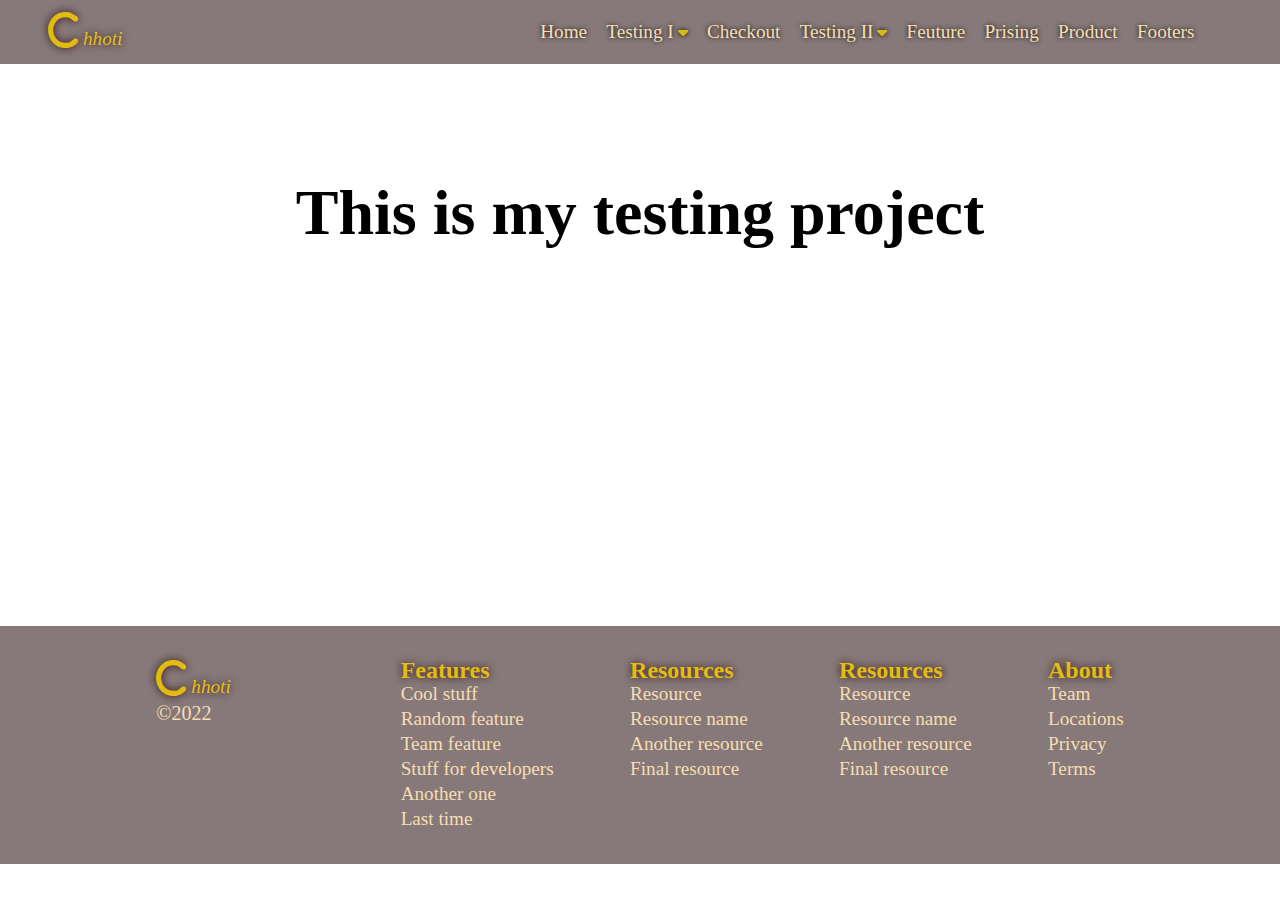
<file: index.html>
<!DOCTYPE html>
<html>
<head>
	<meta charset="utf-8">
	<meta name="viewport" content="width=device-width, initial-scale=1">
	<link rel="stylesheet" href="https://cdnjs.cloudflare.com/ajax/libs/font-awesome/6.0.0/css/all.min.css"/>
	<link rel="preconnect" href="https://fonts.googleapis.com">
	<link rel="preconnect" href="https://fonts.gstatic.com" crossorigin>
	<link href="https://fonts.googleapis.com/css2?family=EB+Garamond&display=swap" rel="stylesheet">
	<link rel="stylesheet" type="text/css" href="css/index.css">
	<title>Index details</title>
</head>
<body>	
	<div class="navigation">
		<div>
			<span><i class="fa-solid fa-c"></i>
				<small>hhoti</small>
			</span>
		</div>
		<ul class="dropdown_menu">
			<li><a href="index.html">Home</a></li>
			<li class="dropdown_list"><a href="#">Testing I</a>
				<span><i class="fa-solid fa-caret-down"></i></span>
				<ul class="dropdown_item">
					<li><a href="Album example.html">Album</a></li>
					<li><a href="heros.html">Heros</a></li>				
					<li><a href="Modals.html">Modal</a></li>
					<li><a href="carousel.html">Carousel</a></li>
				</ul>				
			</li>
			<li><a href="checkoutform.html">Checkout</a></li>
			<li class="dropdown_list"><a href="#">Testing II</a>
				<span><i class="fa-solid fa-caret-down"></i></span>
				<ul class="dropdown_item" style="width: 11rem;">
					<li><a href="Dropdowns.html">Dropdowns</a></li>
					<li><a href="navigationbar.html">Navigationbar</a></li>
					<li><a href="listgroup.html">Listgroup</a></li>
					<li><a href="sidebar.html">Sidebar</a></li>
				</ul>				
			</li>
			<li><a href="feuture.html">Feuture</a></li>			
			<li><a href="prising example.html">Prising</a></li>
			<li><a href="product example.html">Product</a></li>			
			<li><a href="Footers.html">Footers</a></li>
		</ul>
	</div>
	<div class="container">
		<header>
			<h1>This is my testing project</h1>
		</header>	
		<footer>	
			<div style="width: 15%;" id="footer_item">
				<span>
					<i class="fa-solid fa-c"></i>
					<small>hhoti</small>
				</span>
				<div id="color_item">
					<small>&copy;2022</small>
				</div>
			</div>
			<div>
				<h2>Features</h2>
				<ul>
					<li><a href="#">Cool stuff</a></li>
					<li><a href="#">Random feature</a></li>
					<li><a href="#">Team feature</a></li>
					<li><a href="#">Stuff for developers</a></li>
					<li><a href="#">Another one</a></li>
					<li><a href="#">Last time</a></li>
				</ul>
			</div>
			<div>
				<h2>Resources</h2>
				<ul>
					<li><a href="#">Resource</a></li>
					<li><a href="#">Resource name</a></li>
					<li><a href="#">Another resource</a></li>
					<li><a href="#">Final resource</a></li>				
				</ul>
			</div>
			<div>
				<h2>Resources</h2>
				<ul>
					<li><a href="#">Resource</a></li>
					<li><a href="#">Resource name</a></li>
					<li><a href="#">Another resource</a></li>
					<li><a href="#">Final resource</a></li>				
					</ul>
				</div>
			<div>
				<h2>About</h2>
				<ul>
					<li><a href="#">Team</a></li>
					<li><a href="#">Locations</a></li>
					<li><a href="#">Privacy</a></li>
					<li><a href="#">Terms</a></li>			
				</ul>
			</div>			
		</footer>
	</div>	
</body>
</html>
</file>
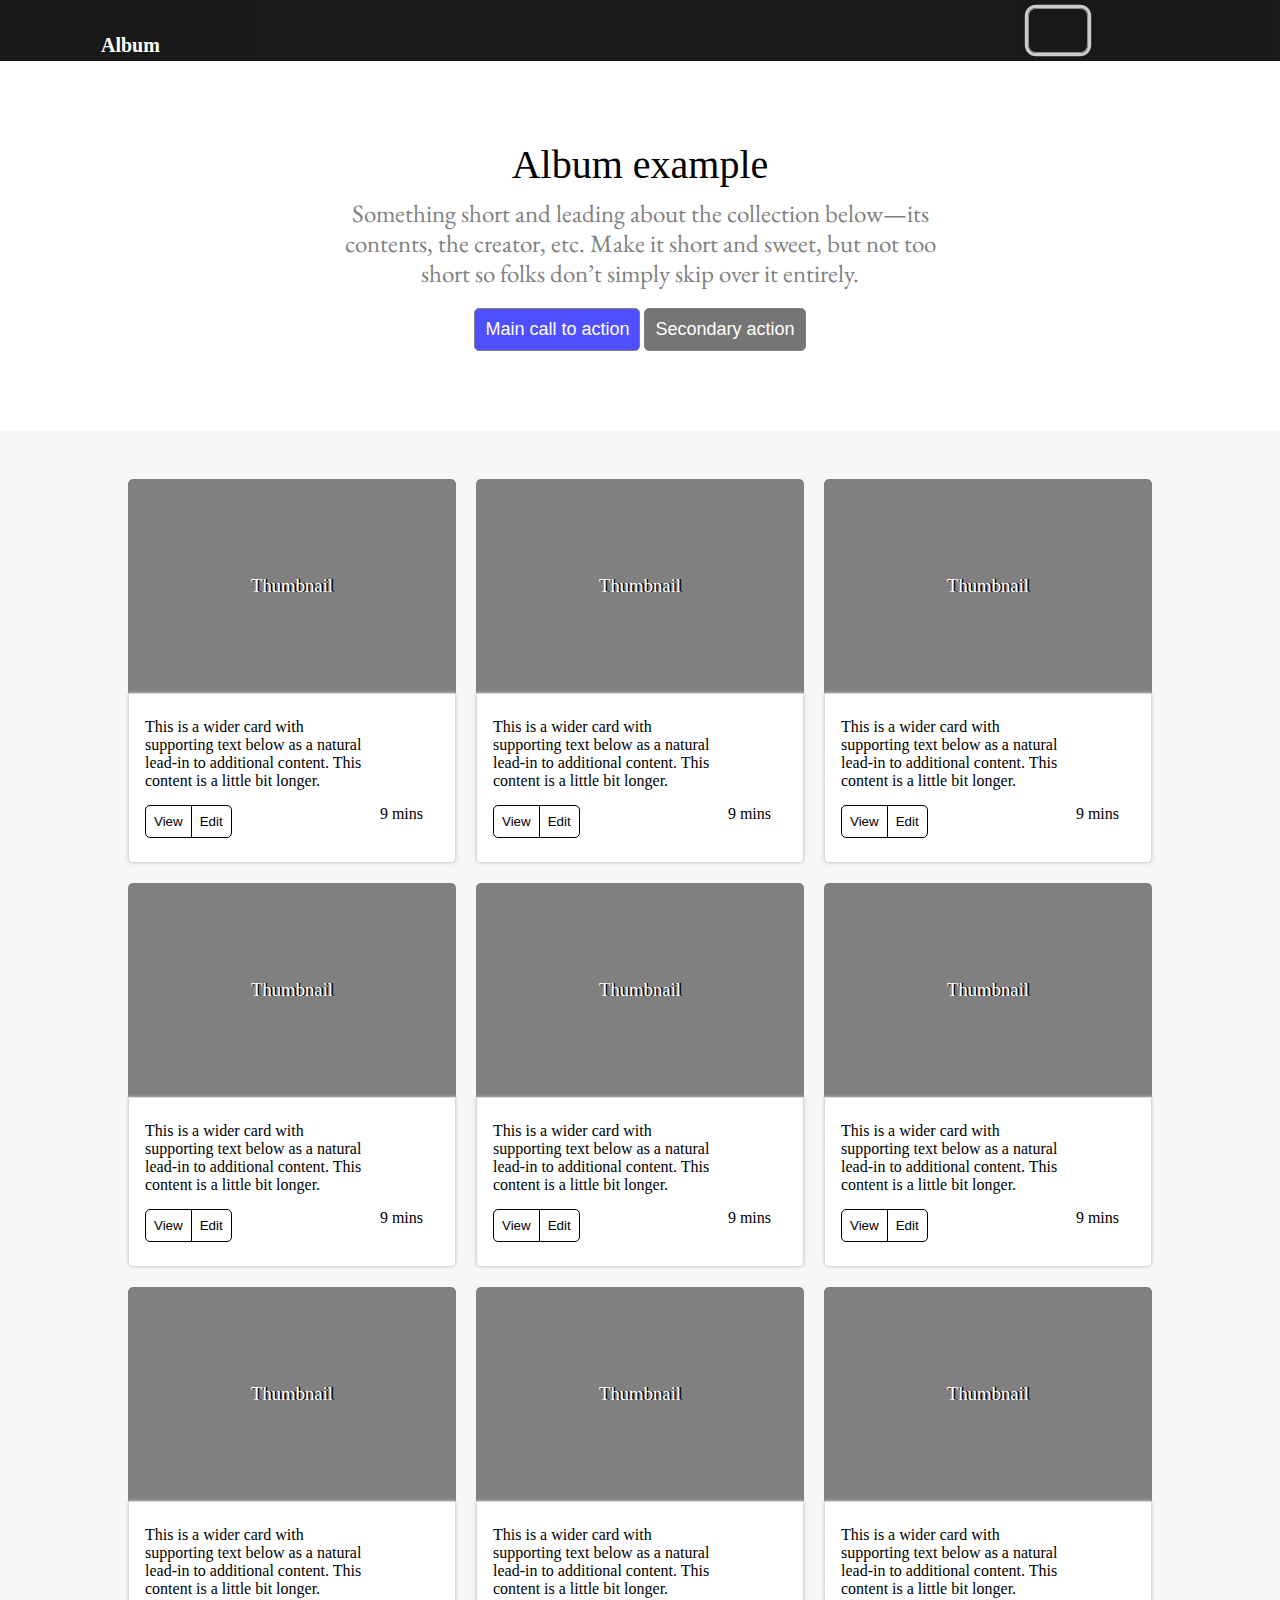
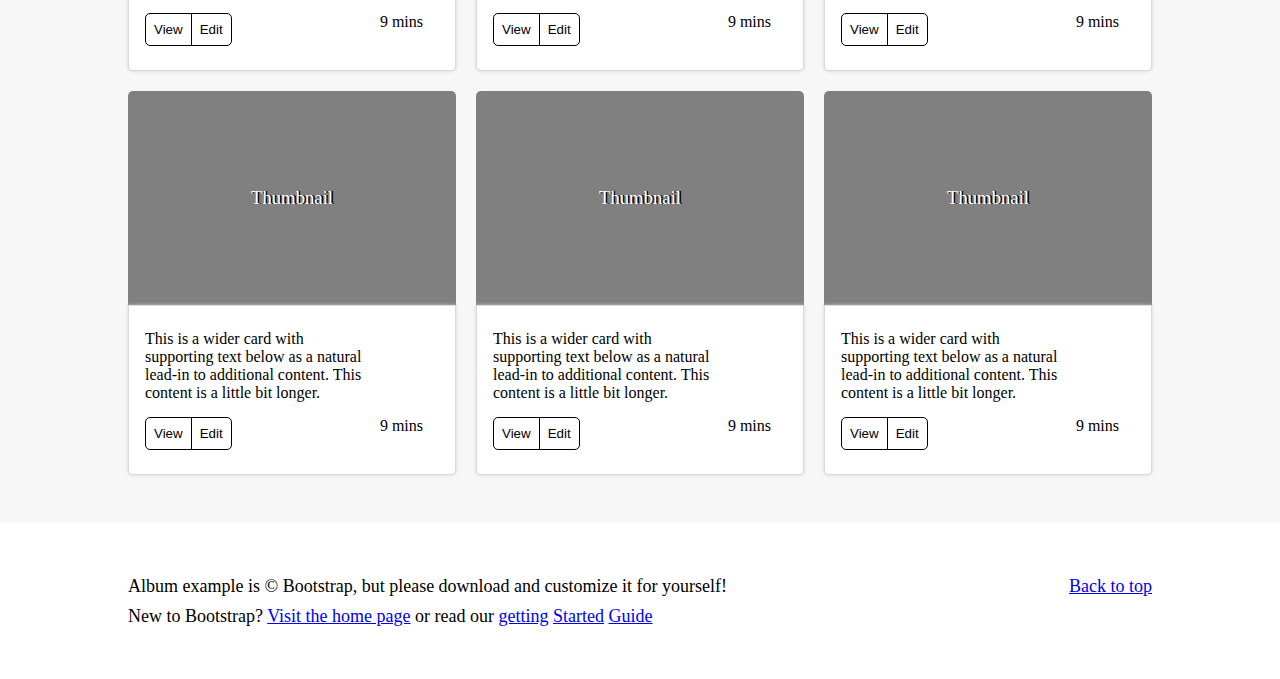
<file: Album example.html>
<!DOCTYPE html>
<html>
<head>
	<meta charset="utf-8">
	<meta name="viewport" content="width=device-width, initial-scale=1">
	<link rel="stylesheet" href="https://pro.fontawesome.com/releases/v5.10.0/css/all.css" integrity="sha384-AYmEC3Yw5cVb3ZcuHtOA93w35dYTsvhLPVnYs9eStHfGJvOvKxVfELGroGkvsg+p" crossorigin="anonymous"/>
	<link rel="preconnect" href="https://fonts.googleapis.com">
	<link rel="preconnect" href="https://fonts.gstatic.com" crossorigin>
	<link href="https://fonts.googleapis.com/css2?family=EB+Garamond&display=swap" rel="stylesheet">
	<link rel="stylesheet" type="text/css" href="css/Album.css">
	<title>Album example</title>
	<style type="text/css">
		
	</style>
</head>
<body>
	<div class="main">
		<header>
			<div class="head-section">
				<div class="h-section">
					<h1>About</h1>
					<p>
						Add some information about the album below, the author, or any other background context. Make it a few sentences long so folks can pick up some informative tidbits. Then, link them off to some social networking sites or contact information.
					</p>
				</div>
				<div class="2h-section">
					<h1>Contact</h1>					
					<div class="h-anchor" style="margin-top: 10px;">
						<div><a href="#" style="margin-top:0px">Follow on Twitter</a></div>
						<div><a href="#">Like on Facebook</a></div>
						<div><a href="#">Email me</a></div>			
					</div>								
				</div>
			</div>			
			<div class="head-section2">
				<div>
					<a href="#">
						<span><i class="far fa-camera" style="margin-right: 5px;"></i></span>
						<strong>Album</strong>
					</a>
				</div>
				<div class="btn">
					<button type="button"style="margin-left:-6rem;
					font-size: 20px;" class="collapse">
						<span><i class="fal fa-bars"></i></span>
					</button>
				</div>
			</div>
		</header>
		<div>
			<div class="p-section">
				<h1>Album example</h1>
				<p>
					Something short and leading about the collection below—its contents, the creator, etc. Make it short and sweet, but not too short so folks don’t simply skip over it entirely.
				</p>
				<div>
					<button type="button">Main call to action</button>
					<button type="button" id="btn-type" style="background-color:#0000008a;">Secondary action</button>
				</div>
			</div>
			<div class="t-section">
				<div class="t-section-in" style="padding-bottom: 0px;">
					<div>
						<div>
							<h3>Thumbnail</h3>
						</div>
						<div class="card">
							<p>
							This is a wider card with supporting text below as a natural lead-in to additional content. This content is a little bit longer.						
							</p>
							<div class="btn-type2">
								<div>
									<button type="button" class="btn-type-shadow-right">View</button>
									<button type="button" class="btn-type-shadow">Edit</button>
								</div>		
								<span>9 mins</span>
							</div>
						</div>						
					</div>			
					<div>
						<div>
							<h3>Thumbnail</h3>
						</div>					
						<div class="card">
							<p>
							This is a wider card with supporting text below as a natural lead-in to additional content. This content is a little bit longer.						
							</p>
							<div class="btn-type2">
								<div>
									<button type="button" class="btn-type-shadow-right">View</button>
									<button type="button" class="btn-type-shadow">Edit</button>
								</div>								
								<span>9 mins</span>
							</div>
						</div>
					</div>
					<div>
						<div>
							<h3>Thumbnail</h3>
						</div>				
						<div class="card">
							<p>
							This is a wider card with supporting text below as a natural lead-in to additional content. This content is a little bit longer.						
							</p>
							<div class="btn-type2">
								<div>
									<button type="button" class="btn-type-shadow-right">View</button>
									<button type="button" class="btn-type-shadow">Edit</button>
								</div>		
								<span>9 mins</span>
							</div>
						</div>
					</div>
				</div>				
			</div>
			<div class="t-section">
				<div class="t-section-in" style="padding-bottom: 0px;padding-top:20px">
					<div>
						<div>
							<h3>Thumbnail</h3>
						</div>
						<div class="card">
							<p>
							This is a wider card with supporting text below as a natural lead-in to additional content. This content is a little bit longer.						
							</p>
							<div class="btn-type2">
								<div>
									<button type="button" class="btn-type-shadow-right">View</button>
									<button type="button" class="btn-type-shadow">Edit</button>
								</div>		
								<span>9 mins</span>
							</div>
						</div>						
					</div>			
					<div>
						<div>
							<h3>Thumbnail</h3>
						</div>					
						<div class="card">
							<p>
							This is a wider card with supporting text below as a natural lead-in to additional content. This content is a little bit longer.						
							</p>
							<div class="btn-type2">
								<div>
									<button type="button" class="btn-type-shadow-right">View</button>
									<button type="button" class="btn-type-shadow">Edit</button>
								</div>								
								<span>9 mins</span>
							</div>
						</div>
					</div>
					<div>
						<div>
							<h3>Thumbnail</h3>
						</div>				
						<div class="card">
							<p>
							This is a wider card with supporting text below as a natural lead-in to additional content. This content is a little bit longer.						
							</p>
							<div class="btn-type2">
								<div>
									<button type="button" class="btn-type-shadow-right">View</button>
									<button type="button" class="btn-type-shadow">Edit</button>
								</div>		
								<span>9 mins</span>
							</div>
						</div>
					</div>
				</div>				
			</div>
			<div class="t-section">
				<div class="t-section-in" style="padding-bottom: 0px;padding-top:20px">
					<div>
						<div>
							<h3>Thumbnail</h3>
						</div>
						<div class="card">
							<p>
							This is a wider card with supporting text below as a natural lead-in to additional content. This content is a little bit longer.						
							</p>
							<div class="btn-type2">
								<div>
									<button type="button" class="btn-type-shadow-right">View</button>
									<button type="button" class="btn-type-shadow">Edit</button>
								</div>		
								<span>9 mins</span>
							</div>
						</div>						
					</div>			
					<div>
						<div>
							<h3>Thumbnail</h3>
						</div>					
						<div class="card">
							<p>
							This is a wider card with supporting text below as a natural lead-in to additional content. This content is a little bit longer.						
							</p>
							<div class="btn-type2">
								<div>
									<button type="button" class="btn-type-shadow-right">View</button>
									<button type="button" class="btn-type-shadow">Edit</button>
								</div>								
								<span>9 mins</span>
							</div>
						</div>
					</div>
					<div>
						<div>
							<h3>Thumbnail</h3>
						</div>				
						<div class="card">
							<p>
							This is a wider card with supporting text below as a natural lead-in to additional content. This content is a little bit longer.						
							</p>
							<div class="btn-type2">
								<div>
									<button type="button" class="btn-type-shadow-right">View</button>
									<button type="button" class="btn-type-shadow">Edit</button>
								</div>		
								<span>9 mins</span>
							</div>
						</div>
					</div>
				</div>				
			</div>
			<div class="t-section">
				<div class="t-section-in" style="padding-top: 20px;">
					<div>
						<div>
							<h3>Thumbnail</h3>
						</div>
						<div class="card">
							<p>
							This is a wider card with supporting text below as a natural lead-in to additional content. This content is a little bit longer.						
							</p>
							<div class="btn-type2">
								<div>
									<button type="button" class="btn-type-shadow-right">View</button>
									<button type="button" class="btn-type-shadow">Edit</button>
								</div>		
								<span>9 mins</span>
							</div>
						</div>						
					</div>			
					<div>
						<div>
							<h3>Thumbnail</h3>
						</div>					
						<div class="card">
							<p>
							This is a wider card with supporting text below as a natural lead-in to additional content. This content is a little bit longer.						
							</p>
							<div class="btn-type2">
								<div>
									<button type="button" class="btn-type-shadow-right">View</button>
									<button type="button" class="btn-type-shadow">Edit</button>
								</div>								
								<span>9 mins</span>
							</div>
						</div>
					</div>
					<div>
						<div>
							<h3>Thumbnail</h3>
						</div>				
						<div class="card">
							<p>
							This is a wider card with supporting text below as a natural lead-in to additional content. This content is a little bit longer.						
							</p>
							<div class="btn-type2">
								<div>
									<button type="button" class="btn-type-shadow-right">View</button>
									<button type="button" class="btn-type-shadow">Edit</button>
								</div>		
								<span>9 mins</span>
							</div>
						</div>
					</div>
				</div>				
			</div>			
		</div>
		<div class="footer">
			<div>
				<p>
				Album example is © Bootstrap, but please download and customize it for yourself!
				</p>
				<a href="#">Back to top</a>
			</div>
			<div>
				<p> 
					New to Bootstrap?
					<a href="https://getbootstrap.com/">Visit the home page</a>
					or read our
					<a href="https://getbootstrap.com/docs/5.1/getting-started/introduction/">getting</a>
					<a href="https://getbootstrap.com/docs/5.1/getting-started/introduction/">Started</a>
					<a href="https://getbootstrap.com/docs/5.1/getting-started/introduction/">Guide</a>
			 	</p>
				
			</div>			
		</div>
	</div>
</body>
</html>
</file>
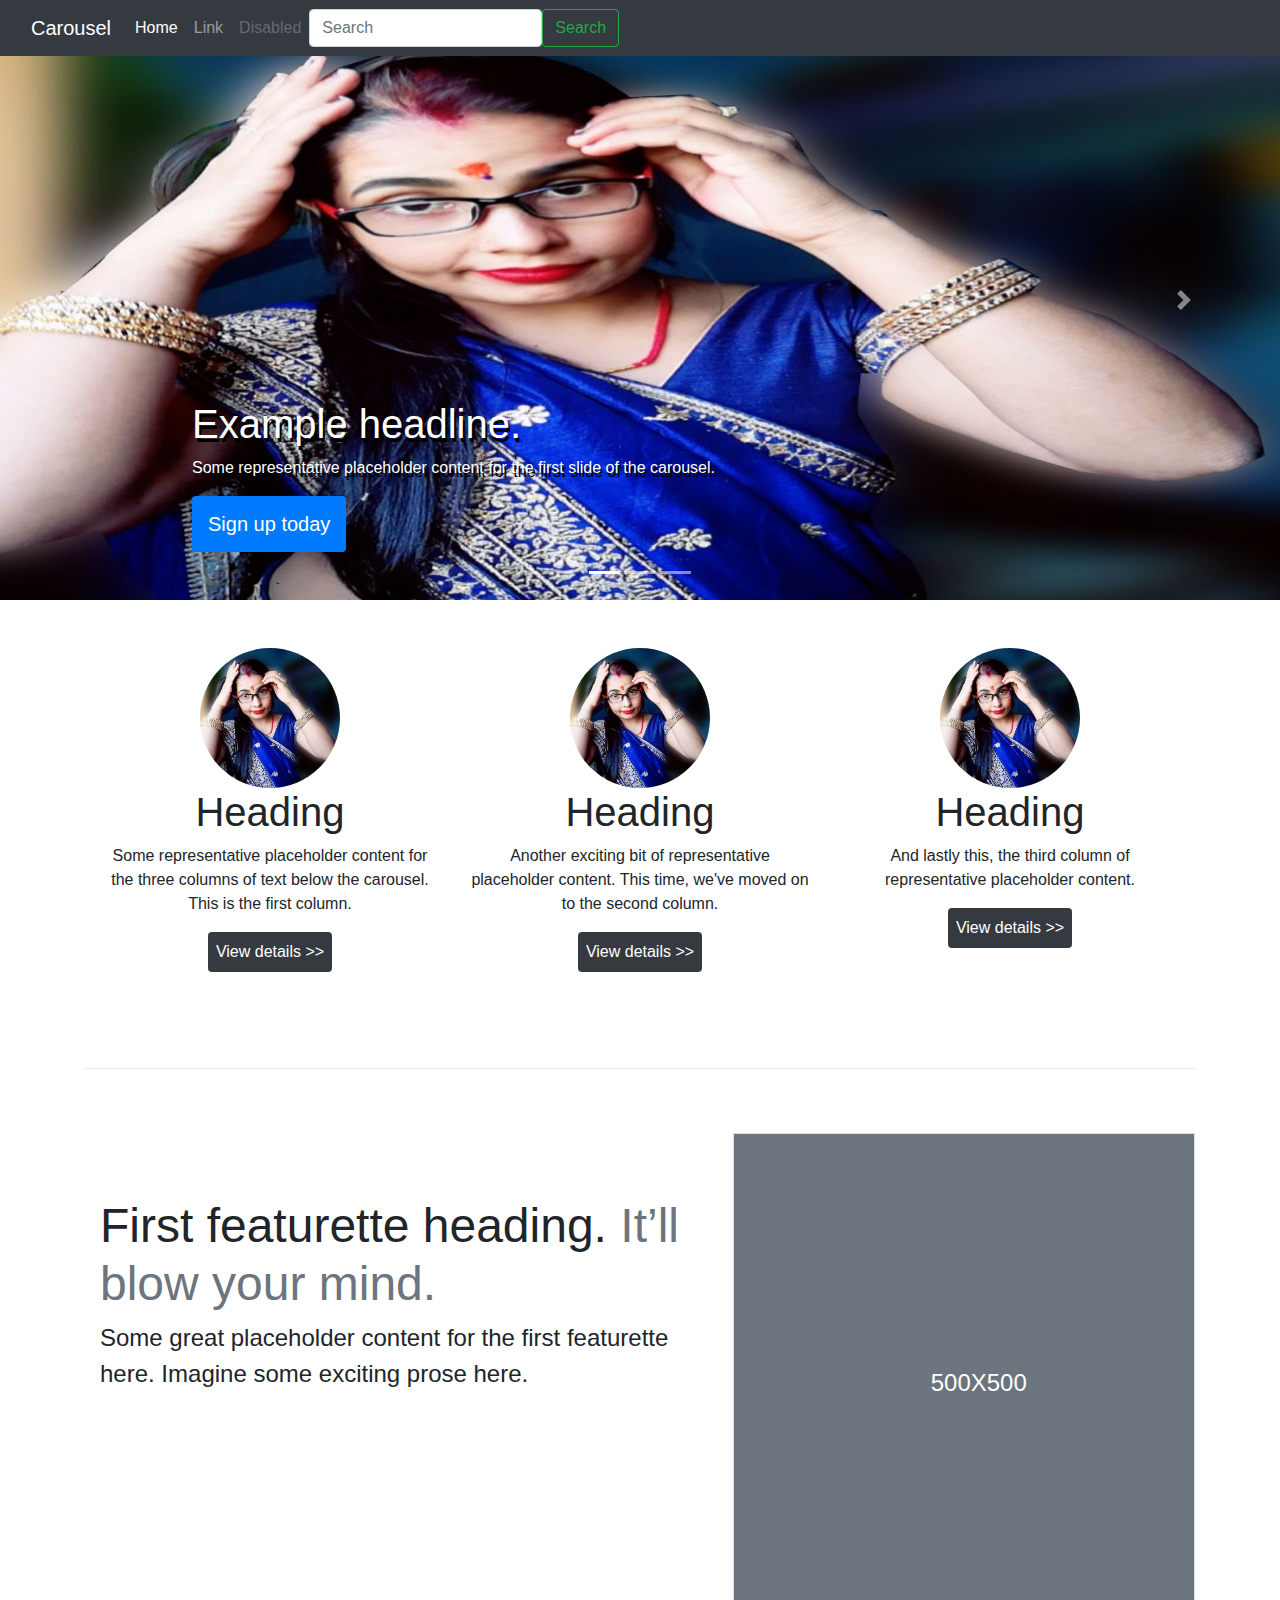
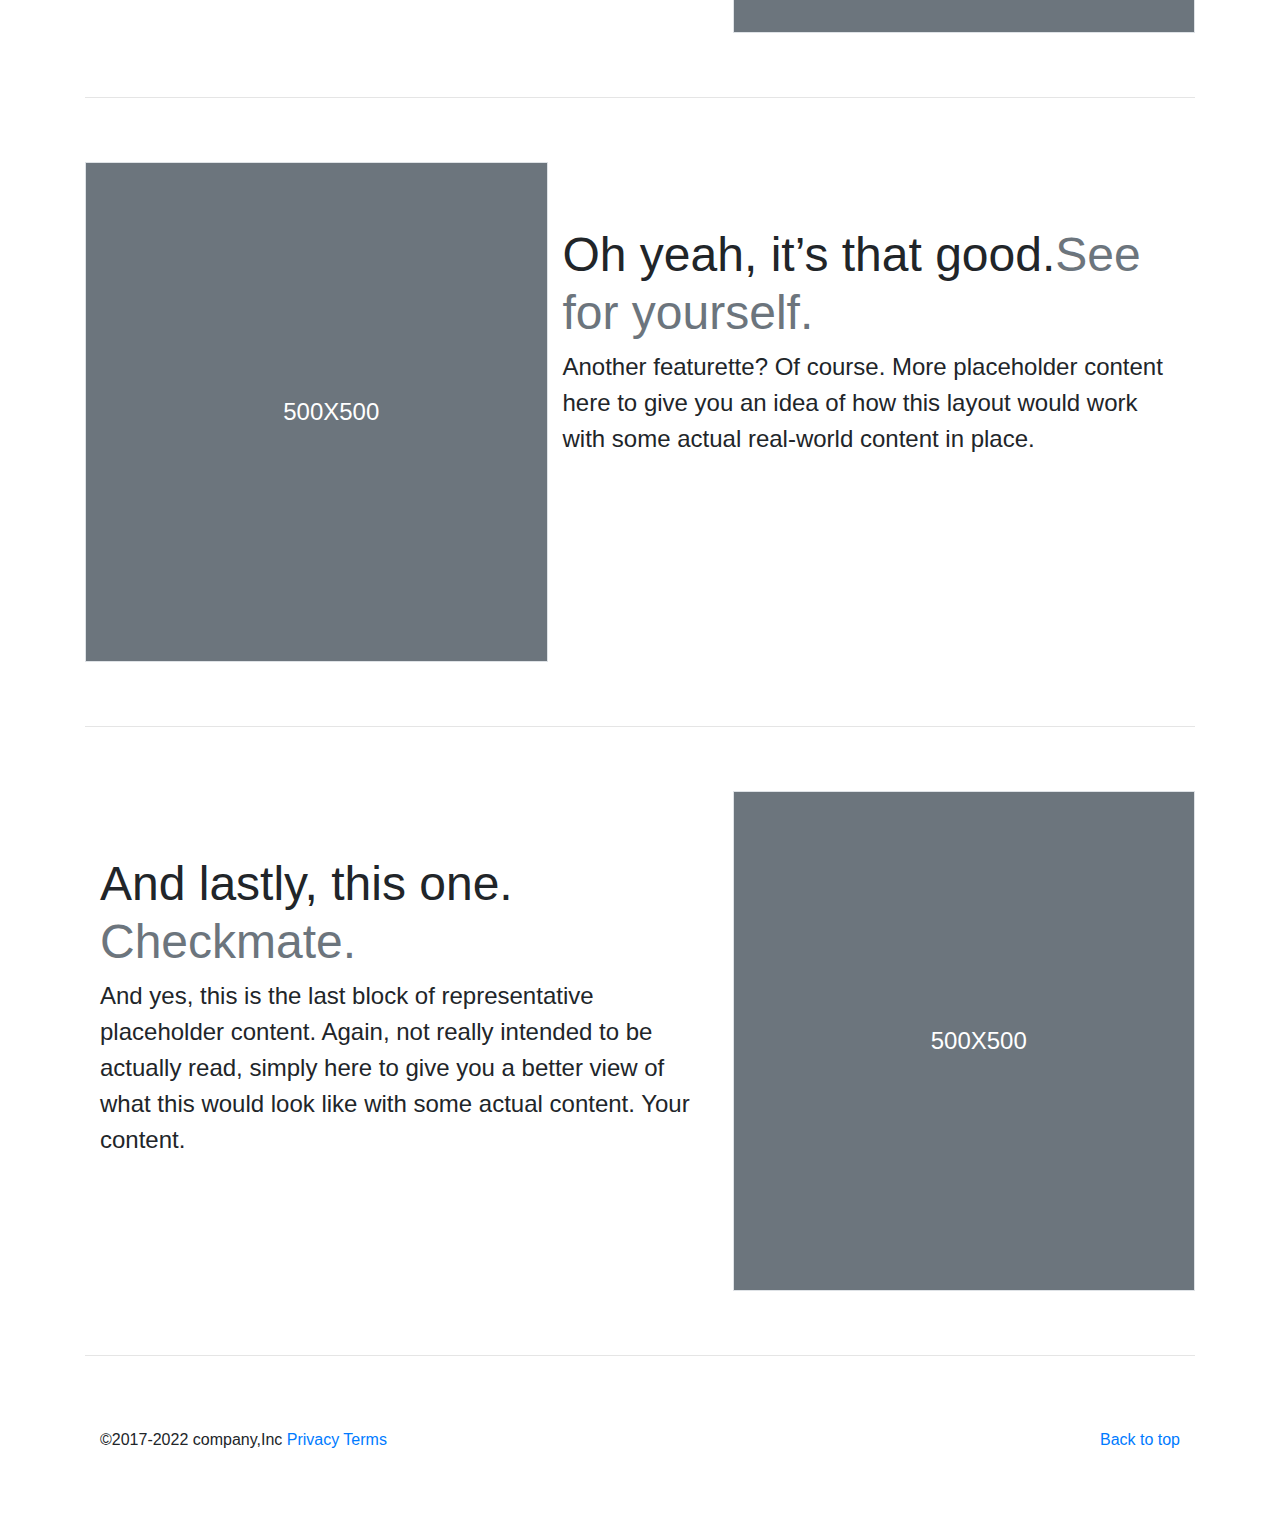
<file: carousel.html>
<!DOCTYPE html>
<html>
<head>
	<meta charset="utf-8">
	<meta name="viewport" content="width=device-width, initial-scale=1">
	<link rel="stylesheet" href="https://pro.fontawesome.com/releases/v5.10.0/css/all.css" integrity="sha384-AYmEC3Yw5cVb3ZcuHtOA93w35dYTsvhLPVnYs9eStHfGJvOvKxVfELGroGkvsg+p" crossorigin="anonymous"/>
	<link rel="preconnect" href="https://fonts.googleapis.com">
	<link rel="preconnect" href="https://fonts.gstatic.com" crossorigin>
	<link href="https://fonts.googleapis.com/css2?family=EB+Garamond&display=swap" rel="stylesheet">
	<link rel="stylesheet" href="https://cdn.jsdelivr.net/npm/bootstrap@4.0.0/dist/css/bootstrap.min.css" integrity="sha384-Gn5384xqQ1aoWXA+058RXPxPg6fy4IWvTNh0E263XmFcJlSAwiGgFAW/dAiS6JXm" crossorigin="anonymous">
	<script src="https://code.jquery.com/jquery-3.2.1.slim.min.js" integrity="sha384-KJ3o2DKtIkvYIK3UENzmM7KCkRr/rE9/Qpg6aAZGJwFDMVNA/GpGFF93hXpG5KkN" crossorigin="anonymous"></script>
	<script src="https://cdn.jsdelivr.net/npm/popper.js@1.12.9/dist/umd/popper.min.js" integrity="sha384-ApNbgh9B+Y1QKtv3Rn7W3mgPxhU9K/ScQsAP7hUibX39j7fakFPskvXusvfa0b4Q" crossorigin="anonymous"></script>
	<script src="https://cdn.jsdelivr.net/npm/bootstrap@4.0.0/dist/js/bootstrap.min.js" integrity="sha384-JZR6Spejh4U02d8jOt6vLEHfe/JQGiRRSQQxSfFWpi1MquVdAyjUar5+76PVCmYl" crossorigin="anonymous"></script>
	<link href="https://cdn.jsdelivr.net/npm/bootstrap@5.0.2/dist/css/bootstrap.min.css" rel="stylesheet" integrity="sha384-EVSTQN3/azprG1Anm3QDgpJLIm9Nao0Yz1ztcQTwFspd3yD65VohhpuuCOmLASjC" crossorigin="anonymous">
<script src="https://cdn.jsdelivr.net/npm/bootstrap@5.0.2/dist/js/bootstrap.bundle.min.js" integrity="sha384-MrcW6ZMFYlzcLA8Nl+NtUVF0sA7MsXsP1UyJoMp4YLEuNSfAP+JcXn/tWtIaxVXM" crossorigin="anonymous"></script>
<script src="https://cdn.jsdelivr.net/npm/@popperjs/core@2.9.2/dist/umd/popper.min.js" integrity="sha384-IQsoLXl5PILFhosVNubq5LC7Qb9DXgDA9i+tQ8Zj3iwWAwPtgFTxbJ8NT4GN1R8p" crossorigin="anonymous"></script>
<script src="https://cdn.jsdelivr.net/npm/bootstrap@5.0.2/dist/js/bootstrap.min.js" integrity="sha384-cVKIPhGWiC2Al4u+LWgxfKTRIcfu0JTxR+EQDz/bgldoEyl4H0zUF0QKbrJ0EcQF" crossorigin="anonymous"></script>
	<link rel="stylesheet" type="text/css" href="css/carousel.css">
	<title>Carousel Template</title>
</head>
<body>	
	<div>
		<nav class="navbar navbar-expand-lg navbar-dark bg-dark fixed-top">
			<div class="container-fluid">
				<a class="navbar-brand" href="#" id="Anchor_item">Carousel</a>
			<button class="navbar-toggler" type="button" data-bs-toggle="collapse" data-bs-target="#navbarSupportedContent" aria-controls="navbarSupportedContent" aria-expanded="false" aria-label="Toggle navigation">
      		<span class="navbar-toggler-icon"></span>
    	</button>		
			<div class="collapse navbar-collapse" id="navbarSupportedContent">
				<ul class="navbar-nav me-auto mb-2 mb-lg-0">			
					<li class="nav-item active"><a  class="nav-link" href="#">Home</a></li>
					<li  class="nav-item"><a class="nav-link" href="#" class="shlow_active">Link</a></li>
					<li class="nav-item"><a class="nav-link disabled" href="#" >Disabled</a></li>
				</ul>
				<form class="d-flex">
          <input class="form-control me-2" type="search" placeholder="Search" aria-label="Search">
          <button class="btn btn-outline-success" type="submit">Search</button>
        </form>		
			</div>
			</div>			
		</nav>						
	</div>
	

	<div>
		<div id="carouselExampleSlidesOnly" class="carousel slide" data-ride="carousel">
			<ol class="carousel-indicators">
		    <li data-target="#carouselExampleSlidesOnly" data-slide-to="0" class="active"></li>
		    <li data-target="#carouselExampleSlidesOnly" data-slide-to="1"></li>
		    <li data-target="#carouselExampleSlidesOnly" data-slide-to="2"></li>
		  </ol>
		  <div class="carousel-inner">
		    <div class="carousel-item active">
		      <img class="d-block w-100" src="img/22.png" height="600" alt="First slide">
		      <div class="carousel-caption d-none d-md-block text-left">
				    <h1>Example headline.</h1>
				    <p>
				    	Some representative placeholder content for the first slide of the carousel.
				  	</p>
				  	<button type="button" class="bg-primary border-0 rounded p-3 h5">Sign up today</button>
				  </div>
		    </div>
		    <div class="carousel-item">
		      <img class="d-block w-100" src="img/22.png" height="600" alt="Second slide">
		      <div class="carousel-caption d-none d-md-block text-center">
				    <h1>Another example headline.</h1>
				    <p>
				    	Some representative placeholder content for the first slide of the carousel.
				  	</p>
				  	<button type="button" class="bg-primary border-0 rounded p-3 h5">Learn more</button>
				  </div>
		    </div>
		    <div class="carousel-item">
		      <img class="d-block w-100" src="img/22.png" height="600" alt="Third slide">
		      <div class="carousel-caption d-none d-md-block text-right">
				    <h1>One more for good measure.</h1>
				    <p>
				    	Some representative placeholder content for the first slide of the carousel.
				  	</p>
				  	<button type="button" class="bg-primary border-0 rounded p-3 h5">Browse gallery</button>
				  </div>
		    </div>
		  </div>
		  <a class="carousel-control-prev" href="#carouselExampleSlidesOnly" role="button" data-slide="prev">
		    <span class="carousel-control-prev-icon" aria-hidden="true"></span>
		    <span class="sr-only">Previous</span>
		  </a>
		  <a class="carousel-control-next" href="#carouselExampleSlidesOnly" role="button" data-slide="next">
		    <span class="carousel-control-next-icon" aria-hidden="true"></span>
		    <span class="sr-only">Next</span>
		  </a>
		</div>
	</div>
	<div class="container">	
		<div class="container d-flex my-5 pb-5" id="gap">
			<div class="row text-center">				
				<div class="col-md-4">
					<div>
						<img src="img/22.png" alt="chhoti" height="140" width="140" class="rounded-circle">
					</div>
					<h1>Heading</h1>
					<p>
						Some representative placeholder content for the three columns of text below the carousel. This is the first column.
					</p>
					<a href="#">
						<button type="button" class="rounded border-0 bg-dark text-white p-2 opacity-75">View details >></button>
					</a>
				</div>
				<div class="col-md-4">
					<div>
						<img src="img/22.png" alt="chhoti" height="140" width="140" class="rounded-circle">
					</div>
					<h1>Heading</h1>
					<p>
						Another exciting bit of representative placeholder content. This time, we've moved on to the second column.
					</p>
					<a href="#">
						<button type="button" class="rounded border-0 bg-dark text-white p-2 opacity-75">View details >></button>
					</a>
				</div>							
				<div class="col-md-4">
					<div>
						<img src="img/22.png" alt="chhoti" height="140" width="140" class="rounded-circle">
					</div>
					<h1>Heading</h1>
					<p>
						And lastly this, the third column of representative placeholder content.
					</p>
					<a href="#">
						<button type="button" class="rounded border-0 bg-dark text-white p-2 opacity-75">View details >></button>
					</a>
				</div>
			</div>
		</div>		
		<hr>
		<div class="container">
			<div class="row">
				<div class="col-md-7" style="margin-top: 7rem;">
					<h2 class="h-item">
						First featurette heading.<span class="text-muted"> It’ll blow your mind.</span>
					</h2>
					<p class="text-item">
						Some great placeholder content for the first featurette here. Imagine some exciting prose here.
					</p>
				</div>			
				<div class="border bg-secondary text-white img-fluid my-5 col-md-5 mx-auto" style="height: 500px;" >
					<p class="vertical-align">500X500</p>					
				</div>
			</div>							
		</div>
		<hr>
		<div class="container">
			<div class="row">
				<div class="border bg-secondary text-white img-fluid my-5 col-md-5 mx-auto" style=" height: 500px;" >
					<p class="vertical-align">500X500</p>					
				</div>
				<div class="col-md-7" style="margin-top: 7rem;">
					<h2 class="h-item">
					Oh yeah, it’s that good.<span class="text-muted">See for yourself.</span>
					</h2>
					<p class="text-item">
						Another featurette? Of course. More placeholder content here to give you an idea of how this layout would work with some actual real-world content in place.
					</p>
				</div>			
			</div>							
		</div>
		<hr>
		<div class="container">
			<div class="row">
				<div class="col-md-7" style="margin-top: 7rem;">
					<h2 class="h-item">
						And lastly, this one. <span class="text-muted">Checkmate.</span>
					</h2>
					<p class="text-item">
						And yes, this is the last block of representative placeholder content. Again, not really intended to be actually read, simply here to give you a better view of what this would look like with some actual content. Your content.
					</p>
				</div>			
				<div class="border bg-secondary text-white img-fluid my-5 col-md-5 mx-auto" style="height: 500px;" >
					<p class="vertical-align">500X500</p>					
				</div>
			</div>							
		</div>
		<hr>
		<div class="container d-flex justify-content-between my-5 py-4">
			<div>
				<p>
				&copy;2017-2022 company,Inc
				<a href="#">Privacy</a>	
				<a href="#">Terms</a>				
			</p>
			</div>			
			<div>
				<a href="#">Back to top</a>
			</div>			
		</div>
	</div>
</body>
</html>
</file>
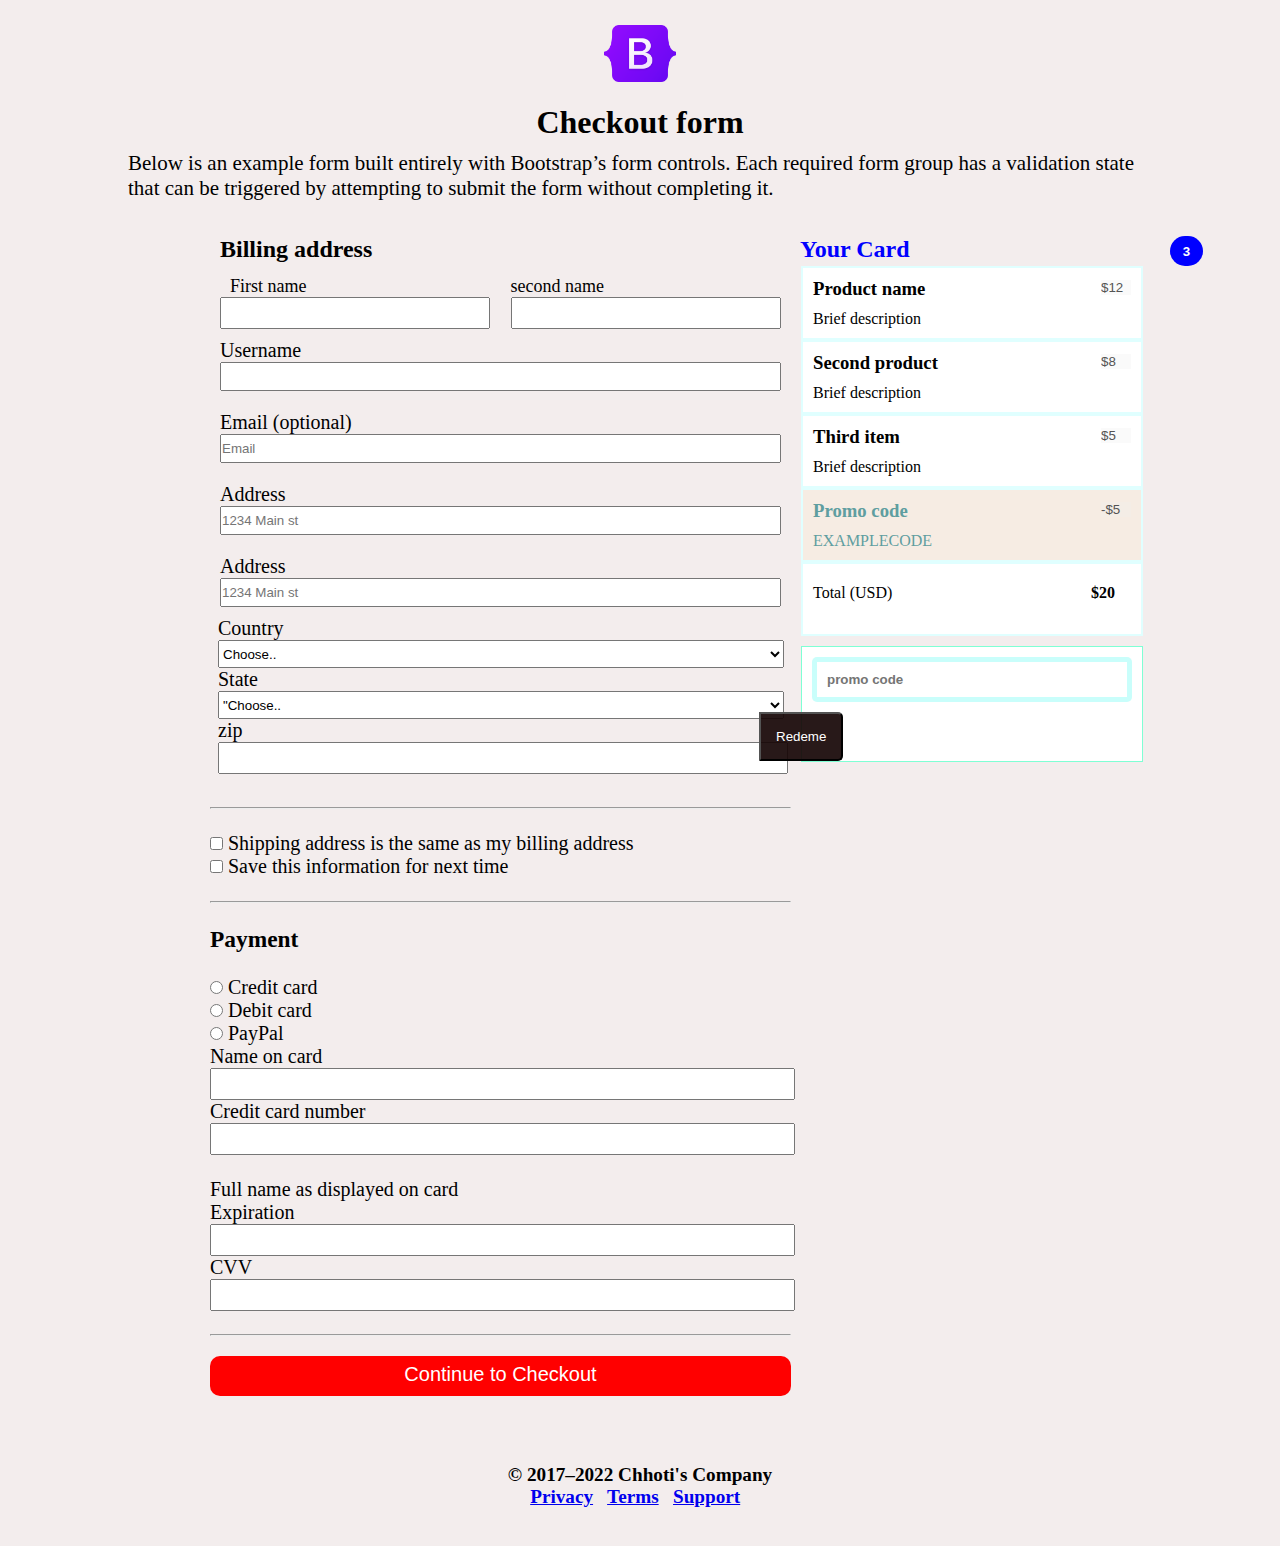
<file: checkoutform.html>
<!DOCTYPE html>
<html>
<head>
	<meta charset="utf-8">
	<meta name="viewport" content="width=device-width, initial-scale=1">
	<title>Checkout Exemple</title>
	<style type="text/css">
		*{
			margin: 0;
			padding: 0;
			/*font-size: 40px;*/
			/*background-color: lightblue;*/
		}
		.check{
			text-align: center;
		}
		.head{
			width: 80vw;
	    	font-size: 21px;	    	
	    	/*padding: 0 193px;*/
	    	margin: 0px auto;
	    	padding-bottom: 45px;
	    }
	    .little{ 
    	    margin: 0px 0px 0px 220px;
    		font-size:  x-large;
    		width: 580px;
		}   
		.container{
	    	width: 60vw;
	    	box-sizing: border-box;
	    	margin: 0px 0px 0px 200px;
	    	font-size: 20px;	    
	    }	
   		.chhoti{
	    	/*padding-left: 9em;*/
    	}
	    
	    .formgroup{
	    	width: 50%;
	    	margin: 0px 19px 0px 0px;
	    	/*display: flex;
	    	flex-wrap: wrap;*/
	    	justify-content: space-between;
    		font-size: large;
   			margin: 0px 0px 0px 10px;
	    }
	    .margin{

    		margin: 0px 0px 0px 10px;
	    }
	    .formrow{
	    	width: 100%;
	    	display: grid;
	    	justify-content: space-between;
	    	padding: 10px;
	   }
	   .box1{
	   		
		    display: grid;
		    /*padding: 9px 0px 20px 0px;*/
		    margin: 0px 7px 10px 8px;
	   }
	   .padding{
		    padding: 0px 380px 0px 0px;	
	        height: 25px;   
	   }
	   .padding2{
   			display: inline-block;
    		/*padding: 0px 10px 0px 0px;*/
		    height: 28px;
	        width: 95%;
	   }
	   .padding3{
   			display: inline-block;
    		/*padding: 0px 10px 0px 0px;*/
		    height: 28px;
	        width: 100%;
	   }
	   .box2{
			display: grid;
	   }
	   .box3{
	   		display: grid;
	   }
	   input[type="button"]{
	   		height: 29px;
		    display: inline-block;
		    /*padding: 0px 445px 0px 0px;*/
		    /*border-radius: 5px;*/
		    background-color: red;
		    color: white;
		    /*text-align: center;*/
		    border: none;
		    padding-top: 7px;
		    font-size: 20px;
		
	   }
	   footer{
		   	text-align: center;
		    font-size: larger;
		    font-weight: 600;
		    margin-top: 3em;
		    text-align: center;
		 	margin-bottom: 2em;
	   }
	   .container1{
	   		width: 40vw;
	   		height: 50vh;
	   		/*background-color: #ebf0f1fa;*/
	   		float: right;
	   		/*padding-right: 9em;*/
   		    /*overflow: auto;*/
	   }
	   .main{
	   	display: flex;
	   	padding-right: 9em;
	   }
	   #demo2{
	   	/*display: inline-block;*/
	   	/*float: right;*/
   	    /*margin: -40px 465px 0px 0px;   	    */
	    color: blue;
	    font-weight: 800;
	    width: 370px;
	   }
	   #button{
	   	
	    height: 30px;
	    width: 33px;
	    /*display: inline-block;
	    float: right;*/
	    text-align: center;
	    /*margin: -67px 155px 33px 1px;*/
	    background-color: blue;
	    color: white;
	    border-radius: 40px;
	    font-weight: 900;
	    border: none;
	   }
	   .list{
	   	box-sizing: border-box;
	   }
   		ul{
   			list-style-type: none;
   			margin: 0;
   			padding: 0;
   			/*display: inline-block;*/
   		}
   		ul li{
   			border: 2px;
   			margin: 0px;
   			padding: 10px;
   			background-color: white;
   		}
   		.title{
   			display: flex;
   			width: 100%;
   			margin-top: 50px;
   		}
   		.logo{
		    text-align: center;
			padding-top: 25px;
		 	padding-bottom: 18px;
   		}
   		.submitbtn{
   			margin-top: 1em;
		    text-align: center;
		    background-color: red;
		    border-radius: 10px;
		    height: 40px;

   		}
   		.left{
   			float: left;
   		}
		.right{
			float: right;
		}
		li{
			height: 50px;
		    border: 2px solid lightcyan !important;
		}
		.mute-text{
			width: 30px;
		    border: none;
		}
		p{

		    display: inline-block;
		    float: left;
		    padding-top: 10px;
		}
		strong{
			float: right;
			display: inline-block;		    
		    padding-top: 10px;
	        padding-right: 16px;

		}
		.card{
					
		    display: flex;
		    position: relative;
		    background-color: white;
		    border: 1px solid aquamarine;
		    margin-top: 10px;
		}
		.form-control{

		    margin: 10px;
		    padding: 10px;
		    width: 290px;
		    border: 5px solid #00faec36;
		    border-radius: 5px;
		    font-weight: 900;
		
		}
		.btn2{
					 
		    margin-left: -43px;
		    padding: 15px;
	        background-color: #180707ed;
		    color: white;
		    border-radius: 5px;
		    border-top-left-radius: 0;
		    border-bottom-left-radius: 0;

		}
		.frow{
		    width: 100%;
    		display: flex;
		}
	</style>
</head>
<body style="background-color: #ede5e5ad;">
		<div class="logo">
			<img src="img/images.png" alt="" width="72" height="57">
		</div>		
		<header class="check">
			<h1>Checkout form</h1>
		</header>
		<div class="head">
			<p>Below is an example form built entirely with Bootstrap’s form controls. Each required form group has a validation state that can be triggered by attempting to submit the form without completing it.</p>
		</div>
		<div class="title">
			<h2 class="little">Billing address</h2>
			<h2 id="demo2">Your Card</h2>
			<!-- <label for="button"></label> -->
			<input type="text"  id="button" name="button" value="3">
		</div>		
		<div class="main">
			<div class="container">
				<form class="chhoti">
					<div class="formrow">
						<div class="frow">
							<div class="formgroup">
								<label for="firtn" class="margin">First name</label>
								<input type="text" class="padding2" name="firstn">
							</div>
							<div class="formgroup">
								<label for="secondn">second name</label>
								<input type="text" class="padding2 name="secondn">
							</div>
						</div>						
						<div class="formrow">
							<label for="user">Username</label>
							<input type="text" class="padding" name="user placeholder= "Username" required>
						</div>
						<div class="formrow">
							<label for="email">Email <span>(optional)</span></label>
							<input type="text" class="padding" name="email" placeholder= "Email" required>
						</div>
						<div class="formrow">
							<label for="address">Address</label>
							<input type="text" class="padding" name="address" placeholder= "1234 Main st" required>
						</div>
						<div class="formrow">
							<label for="address">Address</label>
							<input type="text" class="padding"  name="address" placeholder= "1234 Main st" required>
						</div>
						<div class="box1">
							<label for="Country">Country</label>
						  	<select id="Country" class="padding3"name="Country">
							    <option value="Choose..">Choose..</option>
							    <option value="Unitd state">Unitd state</option>
						    </select>
						    <label for="State">State</label>
							<select id="State" class="padding3" name="State">
								<option value="Choose..">"Choose..</option>
								<option value="California">California</option>
							</select>	
							<label for="zip">zip</label>
							<input type="text" class="padding3" name="zip">									
						</div>
						<br>
						<hr>
						<div><br>
							<form>
							  <input type="checkbox" id="testing" name="testing" >
							  <label for="testing"> Shipping address is the same as my billing address</label><br>
							  <input type="checkbox" id="test" name="test">
							  <label for="test"> Save this information for next time</label>		
							</form>
						</div>
						<br>
						<hr>
						<div><br>
							<h3>Payment</h3>
							<br>
							<form>
							  <input type="radio"  id="money" name="money" value="hundred">
							  <label for="money">Credit card</label><br>
							  <input type="radio"  id="paisa" name="money" value="5rp">
							  <label for="paisa">Debit card</label><br>
							  <input type="radio" id="pay" name="money" value="paid">
							  <label for="pay">PayPal</label>
							</form>
						</div>
						<div class="box2">
							<label for="card">Name on card</label>
							<input type="text" class="padding3" name="card">
							<label for="no" >Credit card number</label>
							<input type="text" class="padding3" name="no"><br>
							<span>Full name as displayed on card</span>
						</div>	
						<div class="box3">
							<label for="knlge">Expiration</label>
							<input type="text" class="padding3" name="knlge">
							<label for="machenical" >CVV</label>
							<input type="text" class="padding3" name="machenical">
						</div>
						<br>
						<hr>
						<div class="submitbtn">
							<input type="button" value="Continue to Checkout"/>
						</div>
					</div>
				</form>
			</div>
			<div class="container1">
				<div class="list">
					<ul>
						<li>
							<div class="left">
								<h3>Product name</h3>
								<p>Brief description </p>
							</div>							
							<div class="right">
								<input type="text" name="disabled" class="mute-text" value="$12" disabled>
							</div>							
						</li>
						<li>
							<div class="left">
								<h3>Second product</h3>
								<p>Brief description</p>
							</div>
							<div class="right">
								<input type="text"  name="disabled" class="mute-text" value="$8" disabled>
							</div>
						</li>
						<li>
							<div class="left">
								<h3>Third item</h3>
								<p>Brief description</p>
							</div>
							<div class="right">
								<input type="text" name="disabled" class="mute-text" value="$5" disabled>
							</div>
						</li>
						<li style="background-color: #faebd775; color: cadetblue;">
							<div class="left">
								<h3>Promo code</h3>
								<p>EXAMPLECODE</p>
							</div>							
							<div class="right">
								<input type="text" name="disabled" class="mute-text" value="-$5" disabled>
							</div>
						</li>
						<li class="flex" id="wrap">
							<div>
								<p>Total (USD)</p>
								<strong>$20</strong>
							</div>
						</li>
					</ul>	
				</div>
					<form class="card">
						<div class="input-group">
							<input type="text" class="form-control" placeholder="promo code">
							<button class="btn2">Redeme</button>
						</div>
					</form>
			</div>			
		</div>		
			<footer>© 2017–2022 Chhoti's Company <br>
				<a href="#">Privacy</a>&nbsp;&nbsp;
				<a href="#">Terms</a>&nbsp;&nbsp;
				<a href="#">Support</a>&nbsp;&nbsp;
			</footer>			
		</div>
	</body>
</html>
</file>
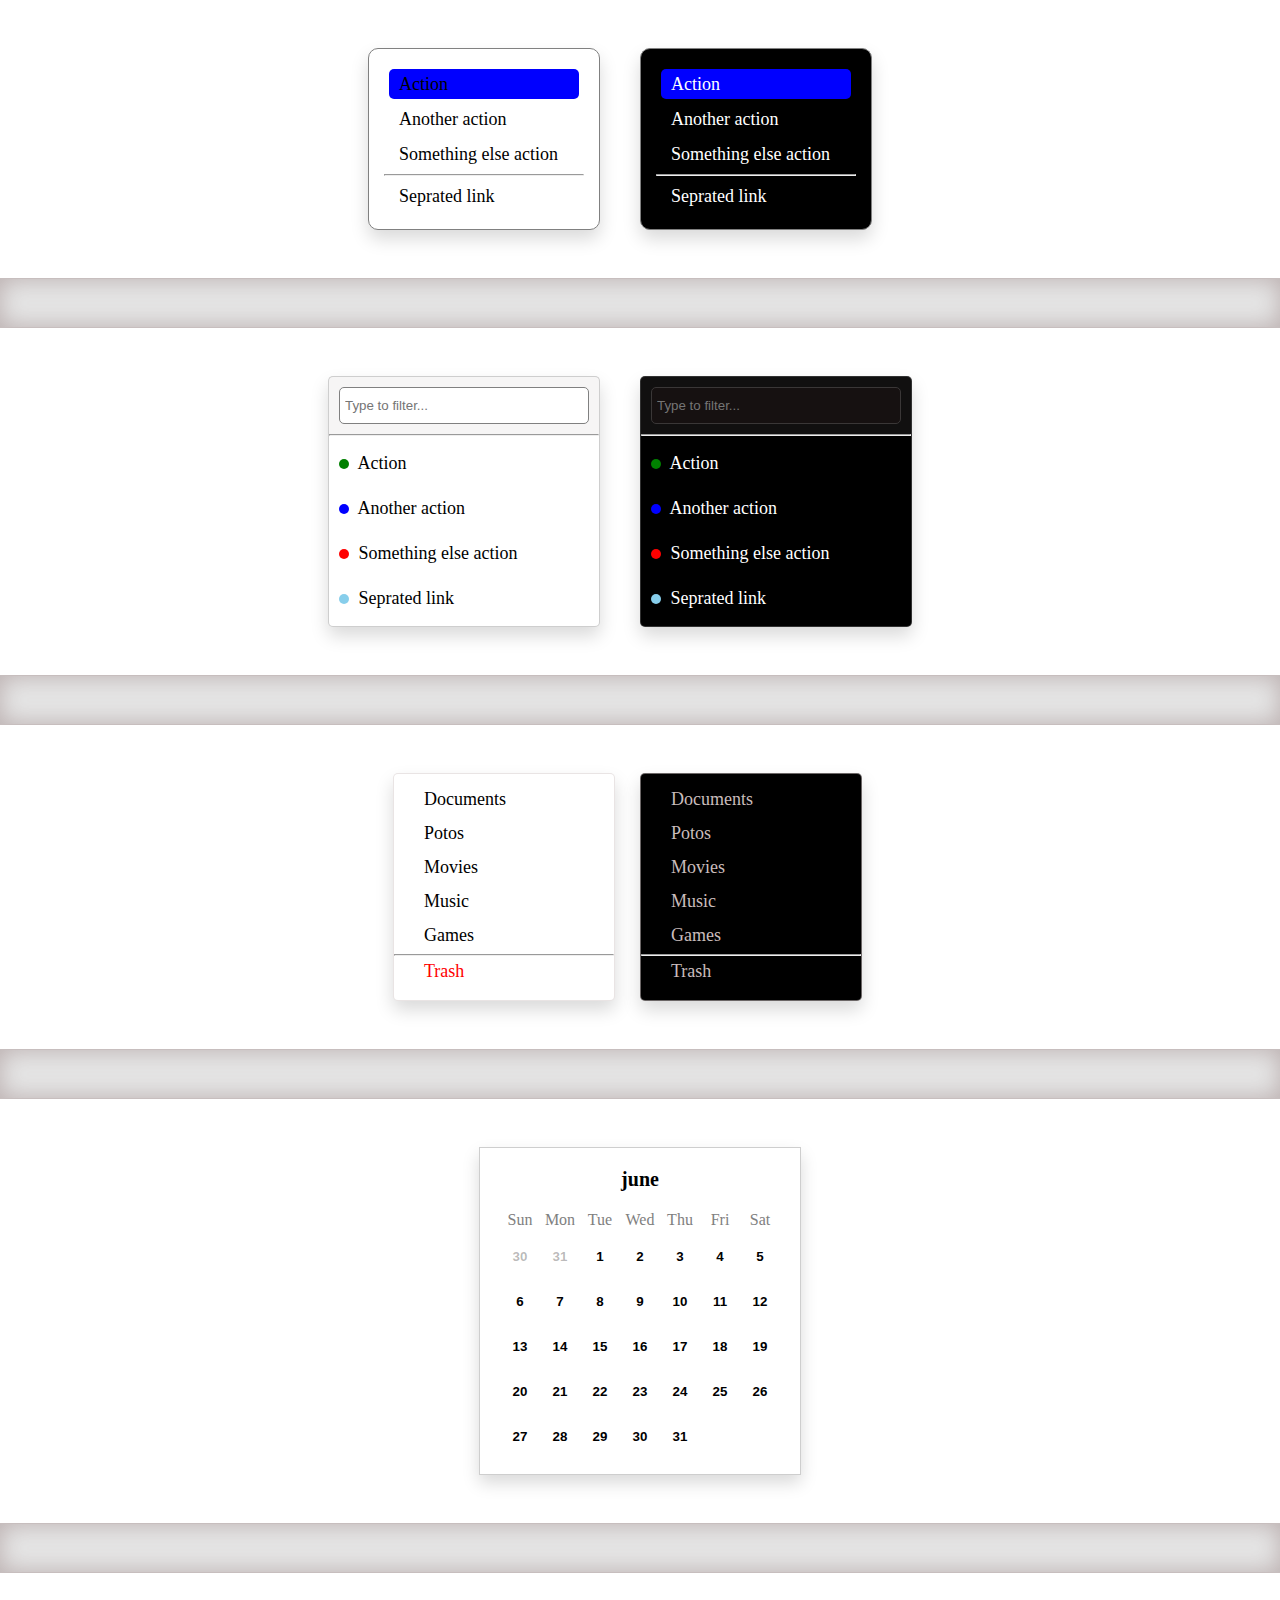
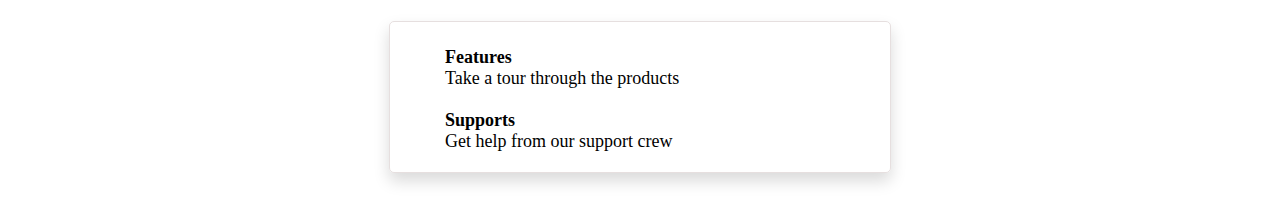
<file: Dropdowns.html>
<!DOCTYPE html>
<html>
<head>
	<meta charset="utf-8">
	<meta name="viewport" content="width=device-width, initial-scale=1">
	<title>Dropdowns</title>
	<link rel="stylesheet" href="https://pro.fontawesome.com/releases/v5.10.0/css/all.css" integrity="sha384-AYmEC3Yw5cVb3ZcuHtOA93w35dYTsvhLPVnYs9eStHfGJvOvKxVfELGroGkvsg+p" crossorigin="anonymous"/>
	<style type="text/css">
		*{
			margin: 0px;
			padding: 0px;
		}
		.shadow{
			height: 3em;
			background-color: rgba(0, 0, 0, .1);
			border: 1px solid #c7bebe;
			border-width: 1px 0;
			box-shadow: inset 0 0em 1.5em #b9adad;
		}
		.container{
			margin: 3em auto;
		    display: flex;
		    align-items: center;
		    justify-content: center;
		}
		.drop-down-list{
			background-color: white;			
			border: 1px solid gray;
			border-radius: 10px;
			height: 150px;
			width: 200px;
			list-style: none;
		    padding: 15px;
		    line-height: 30px;
		    font-size: 18px;
		    margin-right: 40px;
		    box-shadow: 0 .5em 1em rgba(0, 0, 0, .15)!important;
		}
		.drop-down-list a{
			text-decoration: none;
			color: white;
		}
		.drop-down-list li:hover{
			background-color: #d7d7db;
			border-radius: 5px;
		}
		.drop-down-list li{
			padding-left: 10px;
			margin: 5px;
		}
		.drop-down-list2{
		    /*height: 150px;*/
		    width: 270px;
		    border: 1px solid #80808063;		    
		    list-style: none;
		    line-height: 35px;		   
		    /*padding: 15px;*/
		    background-color: white;
		    margin-right: 40px;
		    border-radius: 5px;
		     font-size: 18px;
	      	box-shadow: 0 .5em 1em rgba(0, 0, 0, .15)!important;	      
		}
		.drop-down-list2 a{
			text-decoration: none;
			color: white;
		}
		.drop-down-list2 li:hover{
			background-color: #d7d7db;
			/*border-radius: 5px;*/
		}
		.drop-down-list2 li{
			padding-left: 10px;			
			margin: 10px 0px;	  		
		}
		.drop-down-list2 div input{
		    width: 90%;
		    padding: 10px 0px 10px 5px;
		    margin-bottom: 10px;
		    border-radius: 5px;
		    border: 1px solid gray;
		    margin: 10px;
		}	
		.dot{
		    margin-right: 5px;
		    height: 10px;
		    width: 10px;
		    border-radius: 50%;
		    display: inline-block;
		}
		.drop-down-list3{
		    background-color: white;
		    width: 220px;
		    border: 1px solid #d3caca82;
		    border-radius: 5px;		   
		    margin-right: 25px;
		    /*line-height: 30px;*/
		    list-style: none;
		    font-size: 18px;
		  	box-shadow: 0 .5em 1em rgba(0, 0, 0, .15)!important;	
		  	padding: 10px 0;  

		}
		.drop-down-list3 a{
			text-decoration: none;
			color: #c9bcbc;
			 padding: 5px;
		}
		.drop-down-list3 li:hover{
			background-color: #d7d7db;	
			/*width: 100%;		*/
		}
		.drop-down-list3 li{
			 padding: 5px 0px 8px 15px;		
		}
		.drop-down-list3 span{			
			margin-right: 10px;			
		}	
		.container4{
			margin: 3em auto;	    
			/*display: grid;
			justify-content: center;*/
		}
		.grid1{			
		    margin: auto;
		    width: 25%;
	     	text-align: center; 
	     	 box-shadow: 0 .5em 1em rgba(0, 0, 0, .15)!important;
	      	border: 1px solid #80808063; 	      	
		}
		.week-days{	
			display: grid;	
			grid-template-columns: repeat(7, auto);
			row-gap: 10px;	
		    color: gray;
	        padding: 20px;      
 
		}
		 .btn-type{
		 	border: none;
		 	background-color: transparent;
		 	font-weight: 800;
		 	cursor: pointer;
		 	padding: 10px;
		 }
		 .font-item{
		 	display: flex;
    		justify-content: space-between;
    		padding: 20px 35px 0px 35px;
		 }
		 .btn-type:hover {
	 	    background-color: #d5cece;
		    /*height: 30px;*/
		    border-radius: 5px;
		 }
		 .container5{
		 	margin: 3em auto;
		    display: flex;		    
		    justify-content: flex-start;
	        border: 1px solid #ddd3d3b8;
		    height: 100px;
		    width: 450px;
		    padding:25px;
		    box-shadow: 0 .5em 1em rgba(0, 0, 0, .15)!important;
		    border-radius: 5px;
		 }
		  .container5 ul{
	  	    list-style: none;
		 	font-size: 18px;
	 	    width: 100%;
		  }
		  .container5 ul a{
		  	text-decoration: none;
		  	color: black;
		  	font-weight: 800;
		  }
		  .container5 ul a:hover{
		  	color: blue;		  	
		  }
		  .container5 ul li:hover{
		  	background-color:#efebeb2e ;
		  }		 
		  .btn-type:focus{
		  	border: 2px solid orange;
		  	border-radius: 5px;
		  	background-color: #ddd3d3b8;
		  }
	</style>
</head>
<body>
	<div class="main">
		<div class="container">
			<ul class="drop-down-list">
				<li style="background-color:blue;border-radius: 5px;"><a href="#" style="color:black">
					Action
				</a></li>
				<li><a href="#" style="color:black">Another action</a></li>
				<li><a href="#" style="color:black">Something else action</a></li>
				<hr>
				<li><a href="#" style="color:black">Seprated link</a></li>
			</ul>
			<ul class="drop-down-list" style="background-color:black;">
				<li  style="background-color:blue;border-radius: 5px;"><a href="#">
					Action
				</a></li>
				<li><a href="#">Another action</a></li>
				<li><a href="#">Something else action</a></li>
				<hr>
				<li><a href="#">Seprated link</a></li>
			</ul>
		</div>
		<div class="shadow"></div>
		<div class="container">			
			<ul class="drop-down-list2">
				<div style="background-color: #a59f9f1a;">
					<input type="text" name="text" placeholder="Type to filter...">
				<hr>
				</div>				
				<li><a href="#" style="color:black;">
					<span class="dot" style="background-color:green;"></span>
					Action
				</a></li>
				<li><a href="#" style="color:black">
					<span class="dot" style="background-color:blue;"></span>
					Another action
				</a></li>
				<li><a href="#" style="color:black">
					<span class="dot" style="background-color:red;"></span>
					Something else action
				</a></li>		
				<li><a href="#" style="color:black">
					<span class="dot" style="background-color:skyblue;"></span>
					Seprated link
				</a></li>
			</ul>
			<ul class="drop-down-list2" style="background-color:black;">
				<div style="background-color: #a59f9f1a;">
					<input type="text" name="text" style="background-color: #161111;border: 1px solid #3a3737;" placeholder="Type to filter...">
				<hr>
				</div>				
				<li><a href="#">
					<span class="dot" style="background-color:green;"></span>
					Action
				</a></li>
				<li><a href="#">
					<span class="dot" style="background-color:blue;"></span>
					Another action
				</a></li>
				<li><a href="#">
					<span class="dot" style="background-color:red;"></span>
					Something else action
				</a></li>				
				<li><a href="#">
					<span class="dot" style="background-color:skyblue;"></span>
					Seprated link
				</a></li>
			</ul>
		</div>
		<div class="shadow"></div>
		<div class="container">
			<ul class="drop-down-list3" style="color:black">
				<li><a href="#" style="color:black">
					<span><i class="fad fa-book"></i></span>
					Documents
				</a></li>

				<li><a href="#" style="color:black">
					<span><i class="far fa-photo-video"></i></span>
					Potos
				</a></li>
				<li><a href="#" style="color:black">
					<span><i class="fas fa-film-alt"></i></span>
					Movies
				</a></li>				
				<li><a href="#" style="color:black">
					<span><i class="fas fa-music"></i></span>
					Music
				</a></li>
				<li><a href="#" style="color:black">
					<span><i class="fas fa-chess-king-alt"></i></span>
					Games
				</a></li>
				<hr>
				<li class="trash"><a href="#" style="color:red;">
					<span><i class="fas fa-trash-alt"></i></span>
					Trash
				</a></li>
			</ul>
			<ul class="drop-down-list3" style="background-color:black;">
				<li><a href="#">
					<span><i class="fad fa-book"></i></span>
					Documents
				</a></li>

				<li><a href="#">
					<span><i class="far fa-photo-video"></i></span>
					Potos
				</a></li>
				<li><a href="#">
					<span><i class="fas fa-film-alt"></i></span>
					Movies
				</a></li>				
				<li><a href="#">
					<span><i class="fas fa-music"></i></span>
					Music
				</a></li>
				<li><a href="#">
					<span><i class="fas fa-chess-king-alt"></i></span>
					Games
				</a></li>
				<hr>
				<li class="trash"><a href="#">
					<span><i class="fas fa-trash-alt"></i></span>
					Trash
				</a></li>
			</ul>
		</div>
		<div class="shadow"></div>
		<div class="container4">
			<div class="grid1">
				<div class="font-item">					
					<span style="font-size: 10px; cursor: pointer;"><i class="far fa-arrow-left"></i></i></span>
					<strong style="font-size: 20px;">june</strong>
					<span style="font-size: 10px; cursor:pointer;"><i class="far fa-arrow-right"></i></i></span>					
				</div>			
				<div class="week-days">					
					<div>Sun</div>
					<div>Mon</div>
					<div>Tue</div>
					<div>Wed</div>
					<div>Thu</div>
					<div>Fri</div>
					<div>Sat</div>				
				<!-- </div>
				<div class="cale-days"> -->
					<button type="button" class="btn-type" disabled style="pointer-events:none;">30</button>
					<button type="button" class="btn-type" disabled style="pointer-events:none;">31</button>
					<button type="button" class="btn-type">1</button>
					<button type="button" class="btn-type">2</button>
					<button type="button" class="btn-type">3</button>
					<button type="button" class="btn-type">4</button>
					<button type="button" class="btn-type">5</button>
					<button type="button" class="btn-type">6</button>
					<button type="button" class="btn-type">7</button>
					<button type="button" class="btn-type">8</button>
					<button type="button" class="btn-type">9</button>
					<button type="button" class="btn-type">10</button>
					<button type="button" class="btn-type">11</button>
					<button type="button" class="btn-type">12</button>
					<button type="button" class="btn-type">13</button>
					<button type="button" class="btn-type">14</button>
					<button type="button" class="btn-type">15</button>
					<button type="button" class="btn-type">16</button>
					<button type="button" class="btn-type">17</button>
					<button type="button" class="btn-type">18</button>
					<button type="button" class="btn-type">19</button>
					<button type="button" class="btn-type">20</button>
					<button type="button" class="btn-type">21</button>
					<button type="button" class="btn-type">22</button>
					<button type="button" class="btn-type">23</button>
					<button type="button" class="btn-type">24</button>
					<button type="button" class="btn-type">25</button>
					<button type="button" class="btn-type">26</button>
					<button type="button" class="btn-type">27</button>
					<button type="button" class="btn-type">28</button>
					<button type="button" class="btn-type">29</button>
					<button type="button" class="btn-type">30</button>
					<button type="button" class="btn-type">31</button>
				</div>					 	
			</div>			
		</div>
		<div class="shadow"></div>
		<div class="container5">
			<ul>
				<li><a href="#">
					<div style="display: flex;">
						<span style="font-size: 35px;padding: 0px 15px;">
							<i class="fas fa-image">								
							</i></span>
						<div>
							Features
							<p style="font-weight: 100;">Take a tour through the products</p>
						</div>						
					</div>					
				</a></li>
				<br>
				<li><a href="#">
					<div style="display: flex;">
						<span style="font-size: 35px;padding: 0px 15px;">
							<i class="fal fa-question-circle"></i>
						</span>
						<div>
							Supports
							<p style="font-weight: 100;">Get help from our support crew</p>
						</div>					
					</div>					
				</a></li>
			</ul>
		</div>
	</div>
</body>
</html>
</file>
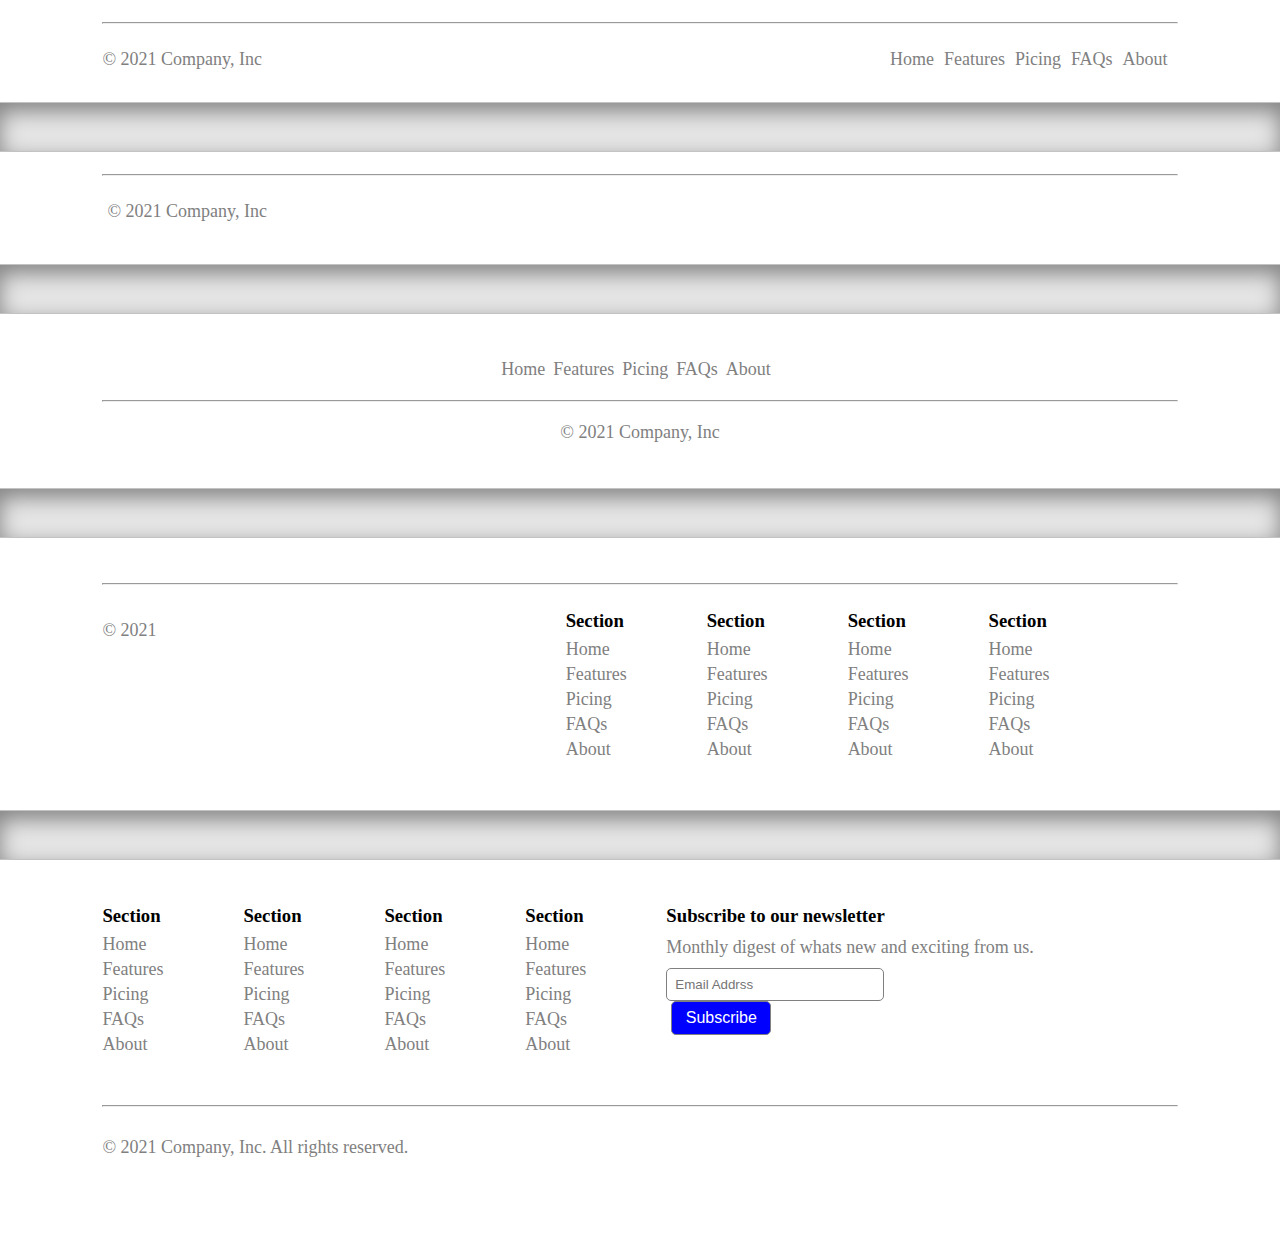
<file: Footers.html>
<!DOCTYPE html>
<html>
<head>
	<meta charset="utf-8">
	<meta name="viewport" content="width=device-width, initial-scale=1">	
	<title>Footer</title>
	<link rel="stylesheet" href="https://pro.fontawesome.com/releases/v5.10.0/css/all.css" integrity="sha384-AYmEC3Yw5cVb3ZcuHtOA93w35dYTsvhLPVnYs9eStHfGJvOvKxVfELGroGkvsg+p" crossorigin="anonymous"/>
	<style type="text/css">
		*{
			margin: 0px;
			padding: 0px;
		}
		.shadow{
			height: 3rem;
			width: 100%;
			background-color: rgba(0, 0, 0, .1);
			border: solid rgba(0, 0, 0, .15);
		 	border-width: 1px 0;
		   	box-shadow: inset 0 0.5em 1.3em grey
		}
		.Footer{					
		    margin: 22px auto;
		    width: 84%;
		}
		.Footer2{					
		    margin: 45px auto;
		    width: 84%;
		}    
		.footer-in{			
		    display: flex;
		    justify-content:space-between;
	        margin-top: 25px;
            margin-bottom: 2em;
		}
		p{
			font-size: 18px;
			color: gray;
		}
		.Anchor-size{			
		    font-size: 35px;
		    color: black;
		}
		.Anchor-list{
		    list-style: none;
		    display: flex;
		    font-size: 18px
		}
		.Anchor-list a{			
		    text-decoration: none;
		    padding-right: 10px;
		    color: gray;
		}
		.Anchor-size2{
			font-size: 30px;
		    color: black;				    
		    display: block;
		    margin: -7px 5px 0px 0px;
    		color: gray;
		}
		.fab-anchor{
			font-size: 27px;
		    text-decoration: none;
		    color: gray
		}
		.fab-anchor i{margin-right: 5px;
		}
		.Anchor-list2{			
		    display: flex;
		    justify-content: center;
		    list-style: none;
		    margin-bottom: 20px;
		}
		.Anchor-list2 a{
			text-decoration: none;
			margin-right: 8px;
		    color: gray;
		    font-size: 18px;
		}
		.footer-in3{			
		    display: flex;
		    margin-top: 25px;
		    margin-bottom: 3em;
		    justify-content: space-between;
		}
		.footer-in4{
		    display: flex;
		    justify-content: space-evenly;
		    margin-right: 3em;
		}
		.footer-in4 div{padding-right: 5em;
		}
		.footer-in4 div ul{
			list-style: none;
		 	line-height: 25px;
		}
		.footer-in4 div ul a{
		    text-decoration: none;
		    font-size: 18px;
		    color: gray;
		}
		h3{
			margin-bottom: 5px;
		}
		.text{
		    padding: 8px;
		    width: 200px;
		    border-radius: 5px;
		    border: 1px solid gray;
		}
		.button{
		    width: 100px;
		    padding: 7px;
		    border: 1px solid gray;
		    border-radius: 5px;
		    background-color: blue;
		    color: white;
		    font-size: 16px;
		    cursor: pointer;
	        margin-left: 5px;
		}
		.button:hover{
			background-color: #3e3eb5;
		}
		.sub-footer{
			display: flex;
    		justify-content: space-between;
		    margin: 30px 0px 70px 0px;

		}
	</style>
</head>
<body>
	<div class="Main">
		<div class="Footer">
			<hr>
			<div class="footer-in">
				<p>© 2021 Company, Inc</p>
				<a href="#" class="Anchor-size"><i class="fab fa-bootstrap"></i></a>
				<div>
					<ul class="Anchor-list">
						<li><a href="#">Home</a></li>
						<li><a href="#">Features</a></li>
						<li><a href="#">Picing</a></li>
						<li><a href="#">FAQs</a></li>
						<li><a href="#">About</a></li>
					</ul>
				</div>
			</div>			
		</div>
		<div class="shadow"></div>
		<div class="Footer">
			<hr>
			<div class="footer-in">
				<div style="display: flex;">
					<a href="#" class="Anchor-size2"><i class="fab fa-bootstrap"></i></a>
					<p>© 2021 Company, Inc</p>
				</div>			
				<a href="#" class="fab-anchor">
					<i class="fab fa-twitter"></i>
					<i class="fab fa-instagram"></i>
					<i class="fab fa-facebook"></i>
				</a>
			</div>			
		</div>
		<div class="shadow"></div>
		<div class="Footer2">
			<div>
				<ul class="Anchor-list2">
					<li><a href="#">Home</a></li>
					<li><a href="#">Features</a></li>
					<li><a href="#">Picing</a></li>
					<li><a href="#">FAQs</a></li>
					<li><a href="#">About</a></li>
				</ul>
			</div>
			<hr>
			<p style="text-align: center;margin-top: 20px;">© 2021 Company, Inc</p>
		</div>	
		<div class="shadow"></div>
		<div class="Footer2">
			<hr>
			<div class="footer-in3">
				<div >
					<a href="#" style="font-size: 35px;color:black;"><i class="fab fa-bootstrap"></i></a>
					<p style="margin-top:10px">© 2021</p>
				</div>
				<div class="footer-in4">
					<div>
						<h3>Section</h3>
						<ul>
							<li><a href="#">Home</a></li>
							<li><a href="#">Features</a></li>
							<li><a href="#">Picing</a></li>
							<li><a href="#">FAQs</a></li>
							<li><a href="#">About</a></li>
						</ul>
					</div>
					<div>
						<h3>Section</h3>
						<ul>
							<li><a href="#">Home</a></li>
							<li><a href="#">Features</a></li>
							<li><a href="#">Picing</a></li>
							<li><a href="#">FAQs</a></li>
							<li><a href="#">About</a></li>
						</ul>
					</div>
					<div>
						<h3>Section</h3>
						<ul>
							<li><a href="#">Home</a></li>
							<li><a href="#">Features</a></li>
							<li><a href="#">Picing</a></li>
							<li><a href="#">FAQs</a></li>
							<li><a href="#">About</a></li>
						</ul>
					</div>
					<div>
						<h3>Section</h3>
						<ul>
							<li><a href="#">Home</a></li>
							<li><a href="#">Features</a></li>
							<li><a href="#">Picing</a></li>
							<li><a href="#">FAQs</a></li>
							<li><a href="#">About</a></li>
						</ul>
					</div>
				</div>				
			</div>					
		</div>
		<div class="shadow"></div>
		<div class="Footer2">
			<div class="footer-in4" style="margin-bottom:3em">
				<div>
					<h3>Section</h3>
					<ul>
						<li><a href="#">Home</a></li>
						<li><a href="#">Features</a></li>
						<li><a href="#">Picing</a></li>
						<li><a href="#">FAQs</a></li>
						<li><a href="#">About</a></li>
					</ul>
				</div>	
				<div>
					<h3>Section</h3>
					<ul>
						<li><a href="#">Home</a></li>
						<li><a href="#">Features</a></li>
						<li><a href="#">Picing</a></li>
						<li><a href="#">FAQs</a></li>
						<li><a href="#">About</a></li>
					</ul>
				</div>
				<div>
					<h3>Section</h3>
					<ul>
						<li><a href="#">Home</a></li>
						<li><a href="#">Features</a></li>
						<li><a href="#">Picing</a></li>
						<li><a href="#">FAQs</a></li>
						<li><a href="#">About</a></li>
					</ul>
				</div>	
				<div>
					<h3>Section</h3>
					<ul>
						<li><a href="#">Home</a></li>
						<li><a href="#">Features</a></li>
						<li><a href="#">Picing</a></li>
						<li><a href="#">FAQs</a></li>
						<li><a href="#">About</a></li>
					</ul>
				</div>
				<div class="tex-area">
					<h3>Subscribe to our newsletter</h3>
					<p style="margin: 10px 0px;">Monthly digest of whats new and exciting from us.</p>
					<div>
						<input type="text" class="text" placeholder="Email Addrss">
						<input type="button" class="button" value="Subscribe">
					</div>
				</div>
			</div>			
			<hr>
			<div class="sub-footer">
				<p>© 2021 Company, Inc. All rights reserved.</p>
				<a href="" class="fab-anchor" style="color:black">
					<i class="fab fa-twitter"></i>
					<i class="fab fa-instagram"></i>
					<i class="fab fa-facebook"></i>
				</a>
			</div>		
		</div>
	</div>
</body>
</html>
</file>
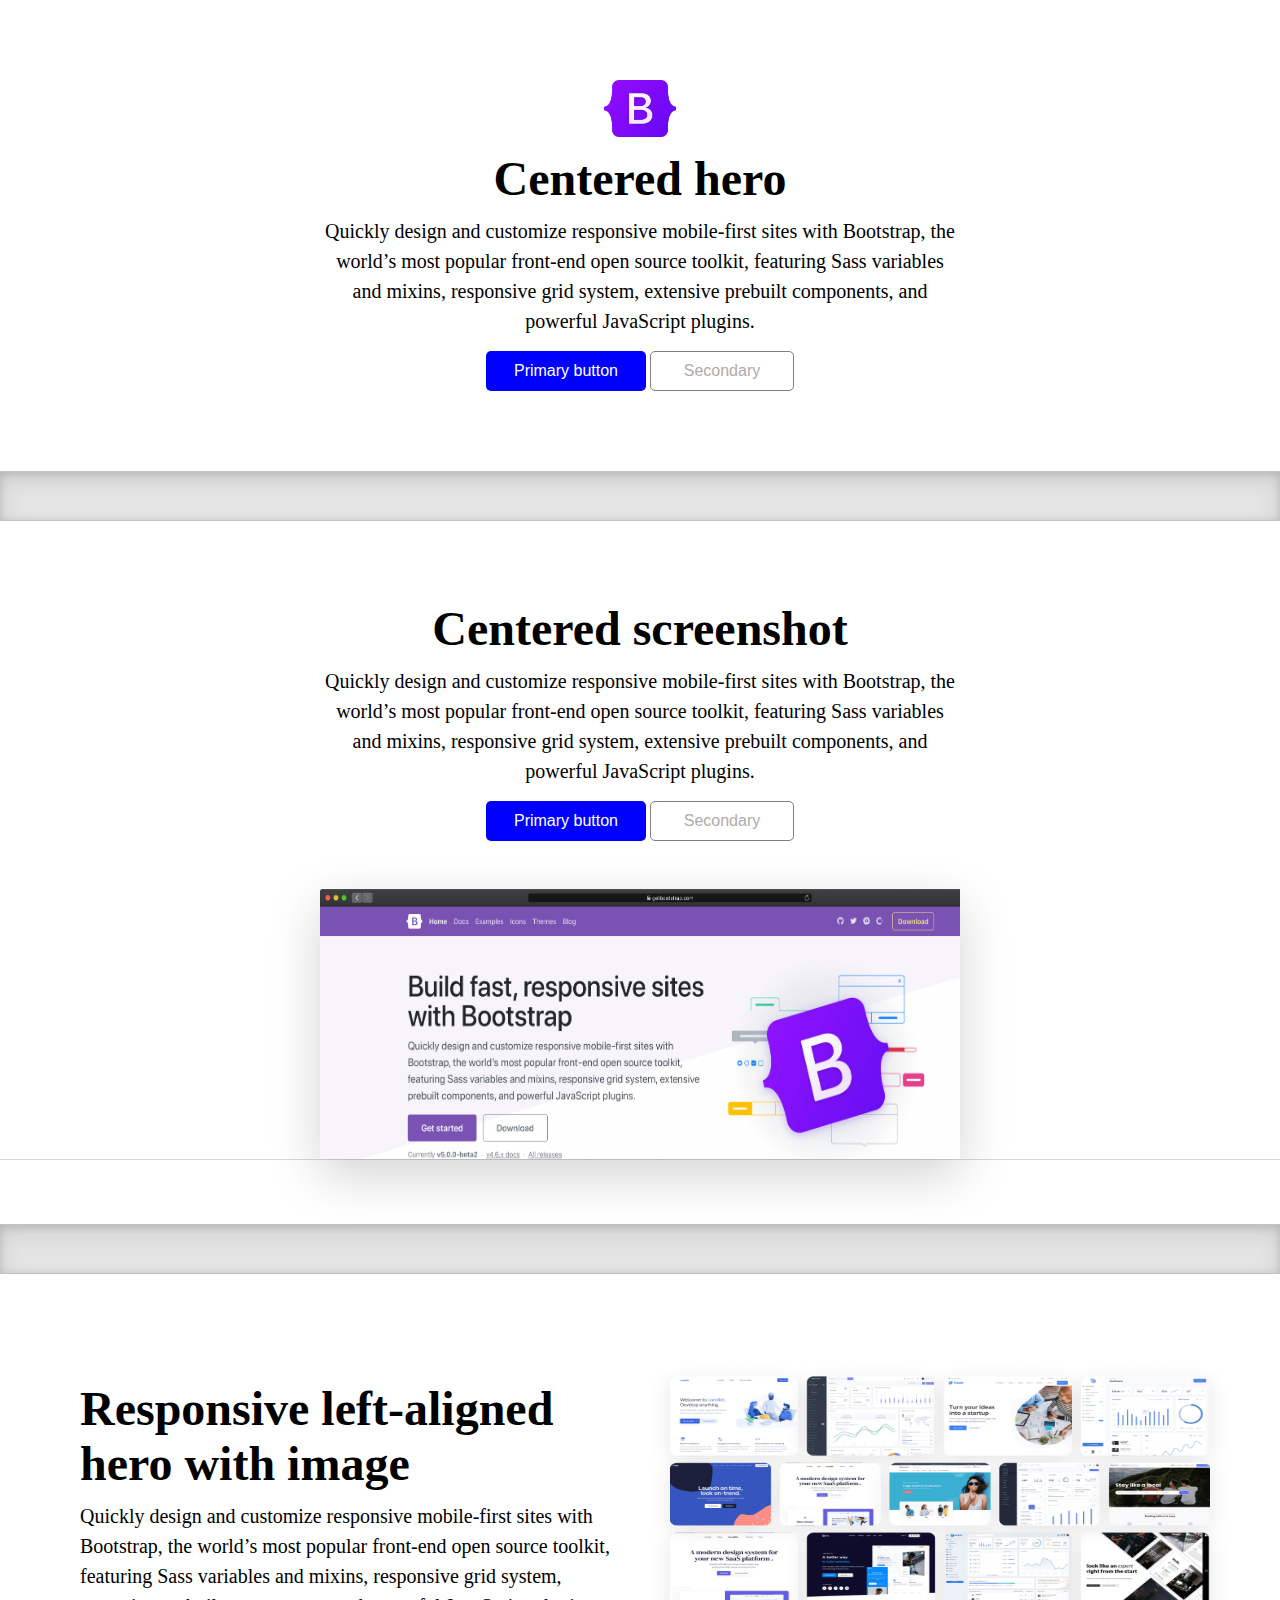
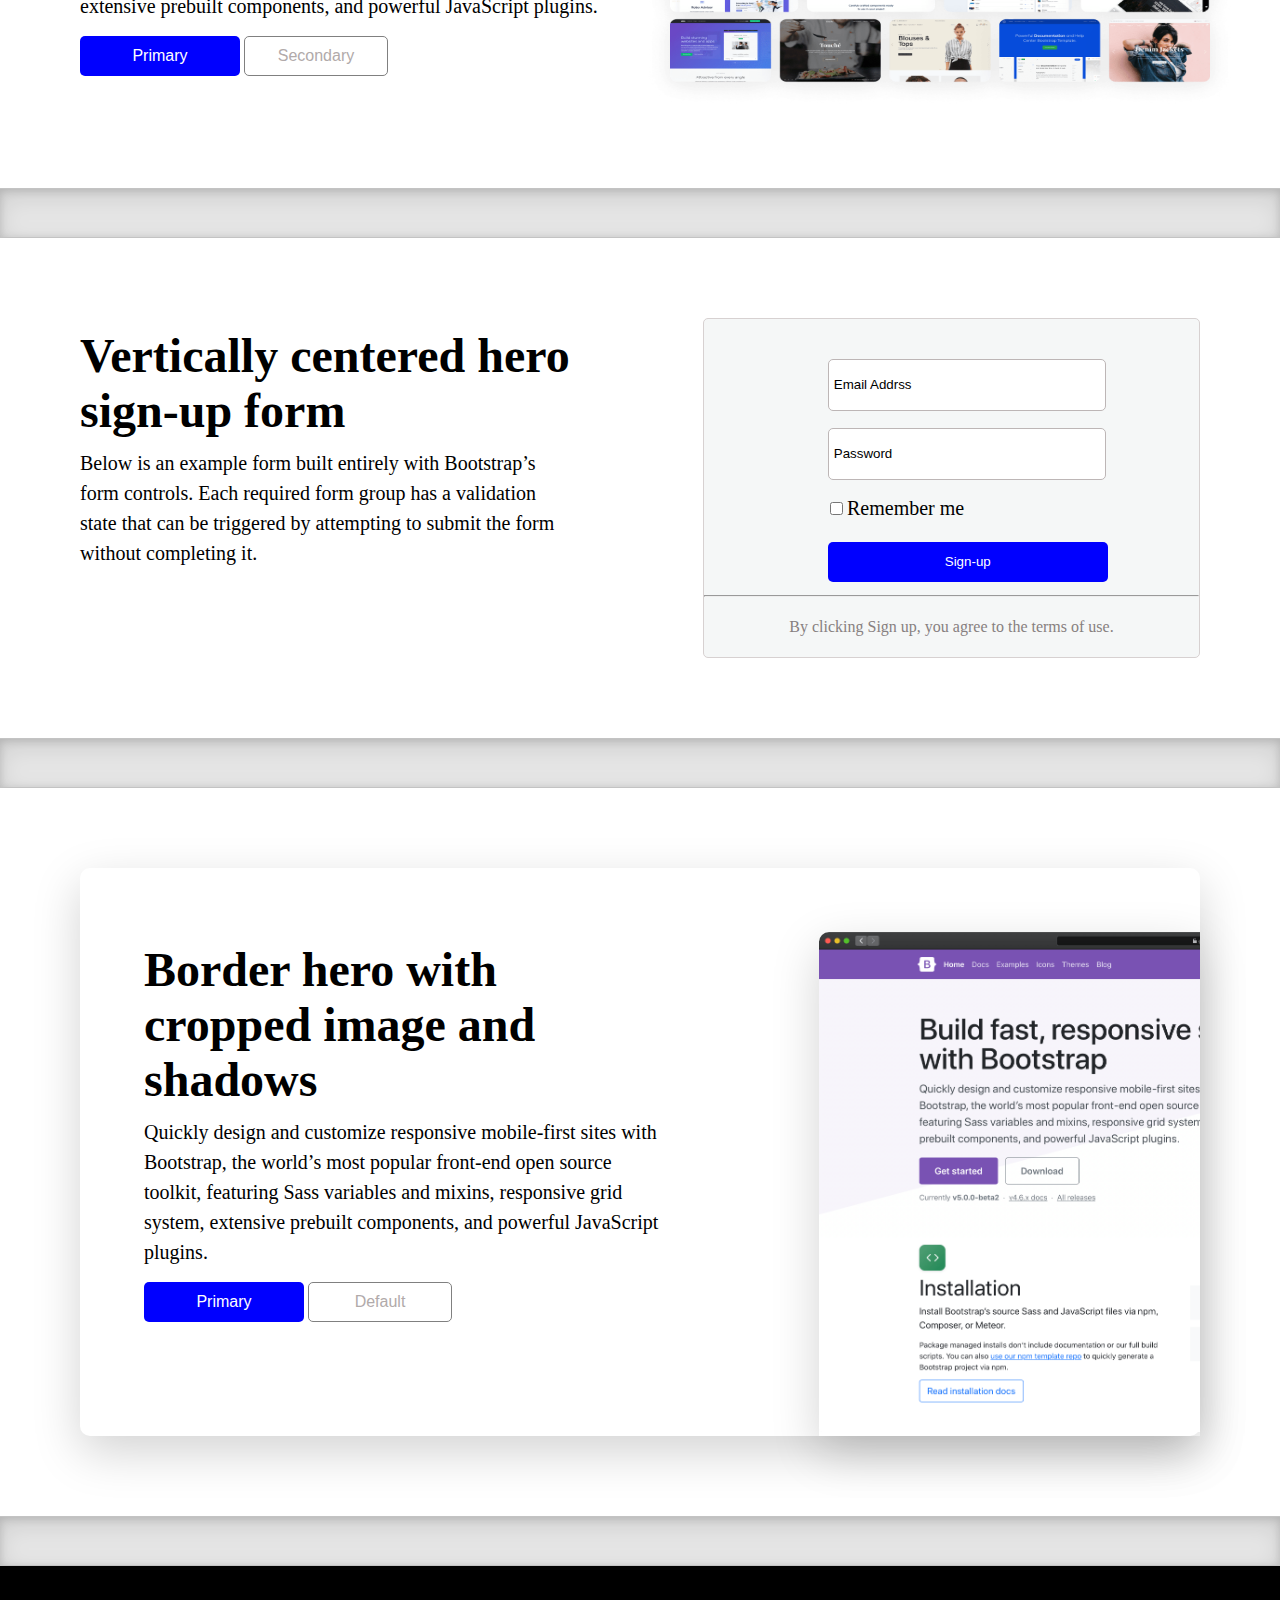
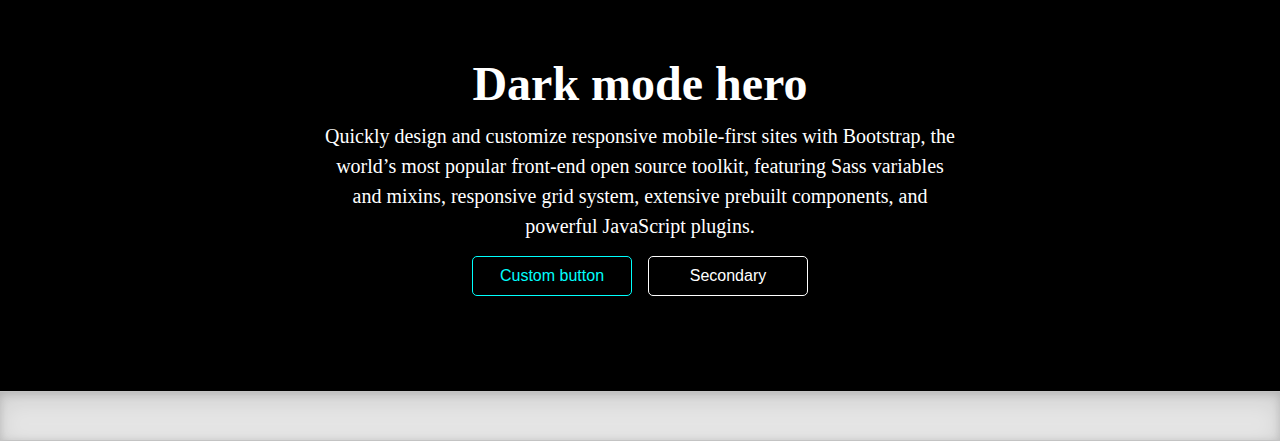
<file: heros.html>
<!DOCTYPE html>
<html>
<head>
	<meta charset="utf-8">
	<meta name="viewport" content="width=device-width, initial-scale=1">
	<title>Heros-Bootstrap</title>
	<style type="text/css">
		*{
			margin: 0px;
			padding: 0px;
		}
		.shadow{
			box-shadow: inset 0 0.5em 1.5em rgb(0 0 0 / 10%), inset 0 0.125em 0.5em rgb(0 0 0 / 15%);
		    background-color: rgba(0, 0, 0, .1);
		    height: 3rem;
		    border: solid rgba(0, 0, 0, .15);
		    border-width: 1px 0;
		}
		.main{
			box-sizing: border-box;
		}
		.container{
			text-align: center;			
		    margin: 5em auto;
		    width: 50%;
		}
		h1{
		    margin: 10px auto;
		    font-weight: 900 !important;
		    font-size: 3em;		
		}
		p{			
		    font-size: 1.25em;
		    line-height: 30px;
		}
		.btn{
		    margin: 15px auto;
		}
		.btn-type{			
		    /*padding: 0px 10px;*/
		    height: 40px;
		    width: 10em;
		    font-size: inherit;
		    background-color: blue;
		    color: white;
		    border: none;
		    border-radius: 5px;
		    cursor: pointer;
		}
		.btn-type:hover{
			background-color: #0e0e95;
			/*color: white;*/
		}
		.btn-type2{			
		    height: 40px;
		    width: 9em;
		    border: 1px solid gray;
		    border-radius: 5px;
		    background-color: transparent;
		    cursor: pointer;
		    font-size: initial;
		    color: #b1aaaa;
		}
		.btn-type2:hover{
			background-color: gray;
			color: white;
		}
		.sub-container2{
		    text-align: center;
		    margin: 5em auto;
		    width: 50%;
		}
		.img-type{	    	
		    margin-top: 3em;
	     	margin-bottom: -5em; 
		    max-height: 30vh;
		    overflow: hidden;
		    box-shadow: 0 1rem 3rem rgba(0,0,0,.175)!important;
		}
		.container2{
		    border-bottom: 1px solid #dbd6d6;
		    margin-bottom: 4em;
		}
		.sub-container3{			
		    box-sizing: border-box;
		    display: flex;
		    flex-direction: row-reverse;
		    margin: 5em;
		    align-items: center;
		}
		
		.img-type2{
			width: 50%;
		}
		.left{
			width: 50%;
		}
		.container4{
			margin: 5em;
			display: flex;
		}
		.sub-container4{
			width: 50%;
		}
		.form-type{
			width: 50%;			
		    background-color:#e2e7e757;
		    margin-left: 8em;
		    border: 1px solid #d7d1d1;
		    border-radius: 5px;
		}
		form{			
		    /*max-width: 20em;*/
		    margin: auto;
		}
		.input-type{
		    margin: auto;
		    width: 50%;
		    line-height: 69px;
		    margin-top: 30px;
		}
		.input-type input{
			border-radius: 5px;
		    width: 20em;
		    height: 3em;
		    padding: 5px;
		    border: 1px solid #bdb6b6;
		    marrgin-top: 20px;
		}
		.checkbox{
			    margin: 10px 0px 10px 126px;
		}
		.input-type button{
		    width: 21em;
		 	height: 3em;			 	
		    background-color: blue;
		    border: none;
		    border-radius: 5px;
		    color: white;
		}
		.container5{			
		    display: flex;
		    margin: 5em;
		    /*border: 1px solid gray;*/
		    padding: 4em 0px 1em 4em;
		        /*width: 100%;*/
	        box-shadow: 0 1rem 3rem rgba(0,0,0,.175)!important;
	        border-radius: 10px;
		}
		.sub-container5{
			width: 50%;
		}
		.img-type3{
			width: 37%;
		    overflow: hidden;
			margin-left: 10em;
			box-shadow: 0 1rem 3rem rgba(0,0,0,.175)!important;
		    margin-bottom: -1em;
	       	border-top-left-radius: 10px;
		}
		.dark-cant{
			background-color: black;
		  /*  margin: 0px;
		    padding: 0px;
		    margin-top: -10px;*/
		    padding: 5em 0px;
		}
		.dark-cant .container{
			margin: 0px auto;
			color: white;
		}
		.btn3{
			height: 40px;
		    width: 10em;
		    font-size: inherit;
		    background-color: transparent!important;
		    color: white;
		    border: none;
		    border-radius: 5px;
		    cursor: pointer;		    
		    border: 1px solid #00fffd;
		    color: #00fffd;
		    margin-right: 12px;
		}
		.btn3:hover{
			background-color: #00fffd!important;
			color: black;
		}
		.btn4{
			height: 40px;
		    width: 10em;
		    font-size: inherit;
		    background-color: transparent;
		    color: white;
		    /*border: none;*/
		    border-radius: 5px;
		    cursor: pointer;		    
		    border: 1px solid white;
		    color: white;
		}
		.btn4:hover{
			background-color: white;
			color: black;
		}

		    
	</style>
</head>
<body>
	<div class="main">
		<div class="container">
			<div class="sub-container">
				<img src="img/images.png" alt="bootstrap" height="57" width="72">
				<h1>Centered hero</h1>
				<p>										
					Quickly design and customize responsive mobile-first sites with Bootstrap, the world’s most popular front-end open source toolkit, featuring Sass variables and mixins, responsive grid system, extensive prebuilt components, and powerful JavaScript plugins.
				</p>
			</div>
			<div class="btn">
				<button type="button" class="btn-type">Primary button</button>
				<button type="button" class="btn-type2">Secondary</button>
			</div>			
		</div>
		<div class="shadow"></div>

		<div class="container2">
			<div class="sub-container2">
				<h1>Centered screenshot</h1>
				<p>
					Quickly design and customize responsive mobile-first sites with Bootstrap, the world’s most popular front-end open source toolkit, featuring Sass variables and mixins, responsive grid system, extensive prebuilt components, and powerful JavaScript plugins.
				</p>
				<div class="btn">
					<button type="button" class="btn-type">Primary button</button>
					<button type="button" class="btn-type2">Secondary</button>
				</div>
				<div class="img-type">
					<img src="img/bootstrap.png" width="700" height="500">
				</div>
			</div>			
		</div>
		<div class="shadow"></div>

		<div class="container3">
			<div class="sub-container3">
				<div class="img-type2">
					<img src="img/bootstrap-themes.png" width="600" height="350">
				</div>
				<div class="left">
					<h1>Responsive left-aligned hero with image</h1>
					<p>
						Quickly design and customize responsive mobile-first sites with Bootstrap, the world’s most popular front-end open source toolkit, featuring Sass variables and mixins, responsive grid system, extensive prebuilt components, and powerful JavaScript plugins.
					</p>
					<div class="btn">
						<button type="button" class="btn-type">Primary</button>
						<button type="button" class="btn-type2">Secondary</button>
					</div>
				</div>				
			</div>			
		</div>
		<div class="shadow"></div>

		<div class="container4">
			<div class="sub-container4">
				<h1>Vertically centered hero sign-up form</h1>
				<p>
					Below is an example form built entirely with Bootstrap’s form controls. Each required form group has a validation state that can be triggered by attempting to submit the form without completing it.
				</p>
			</div>
			<div class="form-type">
				<form>
					<div class="input-type">
						<input type="text" name="email" value="Email Addrss">
						<input type="text" name="Password" value="Password">
					</div>
					
					<div class="checkbox">
						<input type="checkbox" name="check" value="checkbox" id="check">
						<label for="check" style="font-size: 20px;;">Remember me</label>
						
					</div>
					<div class="input-type" style="margin-top: -4px;">
						<button type="button" >Sign-up</button>
					</div>
					<hr>
					<p style="font-size: inherit; text-align: center; margin: 15px 0px 15px 0px;color: #878080;">
    									
				    By clicking Sign up, you agree to the terms of use.
					</p>
				</form>
			</div>			
		</div>
		<div class="shadow"></div>
		<div class="container5">
			<!-- <div class="border"> -->
				<div class="sub-container5">
					<h1>Border hero with cropped image and shadows</h1>
					<p>
						Quickly design and customize responsive mobile-first sites with Bootstrap, the world’s most popular front-end open source toolkit, featuring Sass variables and mixins, responsive grid system, extensive prebuilt components, and powerful JavaScript plugins.
					</p>
					<div class="btn">
						<button type="button" class="btn-type">Primary</button>
						<button type="button" class="btn-type2">Default</button>				
					</div>					
				</div>
				<div class="img-type3">
					<img src="img/bootstrap.png" width="800" height="500">
				</div>

			<!-- </div>						 -->
		</div>
		<div class="shadow"></div>
		<div class="dark-cant">
			<div class="container">
				<div class="sub-container">
					<h1>Dark mode hero</h1>
					<p>
						Quickly design and customize responsive mobile-first sites with Bootstrap, the world’s most popular front-end open source toolkit, featuring Sass variables and mixins, responsive grid system, extensive prebuilt components, and powerful JavaScript plugins.
					</p>
					<div class="btn">
						<button type="button" class="btn3">Custom button</button>
						<button type="button" class="btn4">Secondary</button>	
					</div>
				</div>
			</div>
		</div>		
		<div class="shadow"></div>
	</div>
</body>
</html>
</file>
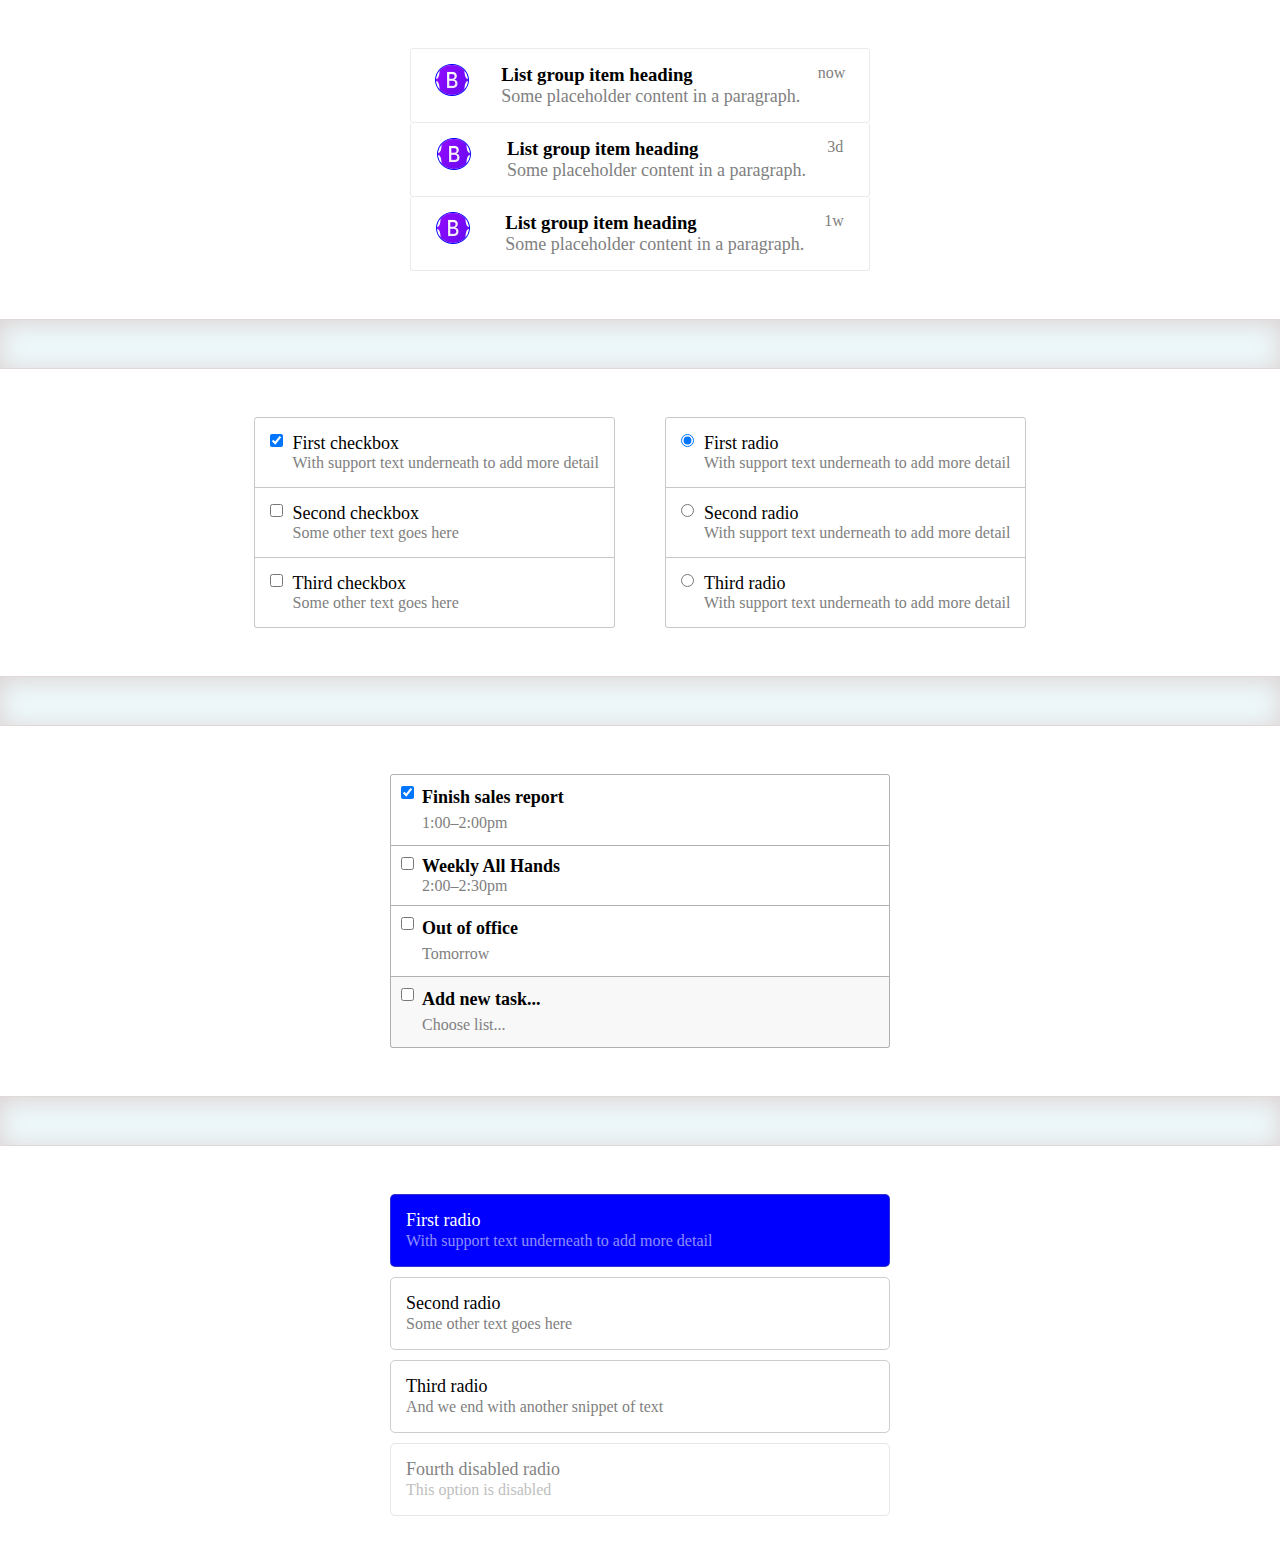
<file: listgroup.html>
<!DOCTYPE html>
<html>
<head>
	<meta charset="utf-8">
	<meta name="viewport" content="width=device-width, initial-scale=1">
	<link rel="stylesheet" href="https://pro.fontawesome.com/releases/v5.10.0/css/all.css" integrity="sha384-AYmEC3Yw5cVb3ZcuHtOA93w35dYTsvhLPVnYs9eStHfGJvOvKxVfELGroGkvsg+p" crossorigin="anonymous"/>
	<title>List groups</title>
	<style type="text/css">
		*{
			margin: 0px;
			padding: 0px;
		}
		.shadow{
		    background-color: #e4f4f7a8;
		    height: 3em;
		    border: 1px solid #e1d8d8;
		    border-width: 1px 0;
		    box-shadow: inset 0 0.2em 1.5em #dbd2d2
		}
		.container{
		    margin: 3em auto;		 	
		    display: flex;
		    justify-content: center;		    
		}
		.container-in{			
		    /*height: 250px;*/
		   width: 460px;		  
		}
		.container-in a{
		    display: flex;
    		text-decoration: none;
		    padding: 15px;
		    justify-content: space-around;
		    border: 1px solid #dbd5d582;
		    border-radius: 3px;
		}
		h3{
			color: black;
		}
		.icon{
			padding-right: 15px;
			font-size: 20px;
		}
		.container-in p{
		    font-size: 18px;
    		color: gray;
		}
		.container-in a:hover{
			background-color: #f5eeee;
		}
		.container-in2{
			display: flex;
		    gap: 50px;			
		}
		.border{
			border: 1px solid #8080806e;			
		    display: flex;
	        padding: 15px;
	        gap: 10px;
		}
		.border:last-child{
			border-bottom-right-radius: 3px;
			border-bottom-left-radius: 3px;
		}
		.border:first-child{
			border-top-right-radius: 3px;
			border-top-left-radius: 3px;
		}
		.border label{
			font-size: 18px;
		}
		.border p{
		    color: gray;
		}
		.checkbox{
		    background-color: #0d6efd;
		    border-color: #0d6efd;
		    border-radius: 5px`;
		}
		 .d-flex{
		 	display: flex;
		 	border: 1px solid #8080809c;
	 	    padding: 10px;
 	        gap: 8px;
		 }
		 .d-flex label{
		 	font-weight: 600;
		 	font-size: 18px;
		 }	
		 .sub-con{
		 	width: 500px;
	 	    display: grid;
			gap: 10px;

		 }
		 .sub-con-in{
		 	display: flex;
	 	    border: 1px solid #80808063;
	 	    border-radius: 5px;
	 	    padding: 15px;
	 	    gap: 10px;
	 	    line-height: 20px;
	 	    cursor: pointer;
		 }
		 .sub-con-in label{
	 	    font-size: 18px;
		 }
		  .sub-con-in p{
		  	color: gray;
		  }
		  .sub-con-in:hover{
		  	background-color: #8080801f;
		  }
	</style>
</head>
<body>
	<div class="main">
		<div class="container">
			<div class="container-in">
				<a href="#">
					<div class="icon">
						<img src="img/images.png" alt="chhoti" height="30" width="32"
						 style="border-radius: 50%;border: 1px solid blue;">
					</div>
					<div>
						<h3>List group item heading</h3>						
						<p>Some placeholder content in a paragraph.</p>
					</div>	
					<span style="color: gray;">now</span>				
				</a>				
				<a href="#" style="border-top-width: 0px;">
					<div class="icon">
						<img src="img/images.png" alt="chhoti" height="30" width="32"
						 style="border-radius: 50%;border: 1px solid blue;">
					</div>
					<div>
						<h3>List group item heading</h3>
						<p>Some placeholder content in a paragraph.</p>
					</div>	
					<span style="color: gray;">3d</span>					
				</a>				
				<a href="#" style="border-top-width: 0px;">
					<div class="icon">
						<img src="img/images.png" alt="chhoti" height="30" width="32"
						 style="border-radius: 50%;border: 1px solid blue;">
					</div>
					<div>
						<h3>List group item heading</h3>
						<p>Some placeholder content in a paragraph.</p>
					</div>
					<span style="color: gray;">1w</span>						
				</a>
			</div>			
		</div>
		<div class="shadow"></div>
		<div class="container">
			<div class="container-in2">
				<div class="sub-container">
					<div class="border">
						<div>
							<input type="checkbox" name="checkbox" id="check" checked  class="checkbox">
						</div>					
						<div>
							<label for="check">First checkbox</label>
							<p>With support text underneath to add more detail</p>
						</div>					
					</div>
					<div class="border" style="border-top-width: 0px;">
						<div>
							<input type="checkbox" name="checkbox" id="check">
						</div>
						<div>
							<label for="check">Second checkbox</label>
							<p>Some other text goes here</p>
						</div>					
					</div>
					<div class="border" style="border-top-width: 0px;">
						<div>
							<input type="checkbox" name="checkbox" id="check">
						</div>
						<div>
							<label for="check">Third checkbox</label>
							<p>Some other text goes here</p>
						</div>	
					</div>				
				</div>			
				<div class="sub-container2">
					<div class="border">
						<div>
							<input type="radio" name="radio-btn" id="radio" checked>
						</div>
						<div>
							<label for="radio">First radio</label>
							<p>With support text underneath to add more detail</p>
						</div>					
					</div>
					<div class="border" style="border-top-width: 0px;">
						<div>
							<input type="radio" name="radio-btn" id="radio">
						</div>
						<div>
							<label for="radio">Second radio</label>
							<p>With support text underneath to add more detail</p>
						</div>	
					</div>
					<div class="border" style="border-top-width: 0px;">
						<div>
							<input type="radio" name="radio-btn" id="radio">
						</div>
						<div>
							<label for="radio">Third radio</label>
							<p>With support text underneath to add more detail</p>
						</div>	
					</div>
				</div>
			</div>			
		</div>
		<div class="shadow"></div>
		<div class="container">
			<div class="sub-container-repeat" style="width: 500px;">
				<div class="d-flex" style="border-top-right-radius: 3px;border-top-left-radius: 3px;">
					<div>
						<input type="checkbox" name="checkbox" id="check" checked>
					</div>
					<div style="line-height: 25px;">
						<label for="check">Finish sales report</label>
						<p style="color:gray;">
							<span><i class="far fa-calendar"></i></span>
							1:00–2:00pm
						</p>
					</div>					
				</div>
				<div class="d-flex"style="border-top-width:0px">
					<div>
						<input type="checkbox" name="checkbox" id="check">
					</div>
					<div style="line-height">
						<label for="check">Weekly All Hands</label>
						<p style="color:gray;">
							<span><i class="far fa-calendar"></i></span>
							2:00–2:30pm
						</p>
					</div>	
				</div>
				<div class="d-flex"style="border-top-width:0px">
					<div>
						<input type="checkbox" name="checkbox" id="check">
					</div>
					<div style="line-height: 25px;">
						<label for="check"> Out of office</label>
						<p style="color:gray;">
							<span><i class="far fa-alarm-clock"></i></span>
							Tomorrow
						</p>
					</div>	
				</div>	
				<div class="d-flex"style="border-top-width:0px;border-bottom-right-radius:3px; border-bottom-left-radius: 3px;background-color: #8080800f;">
					<div>
						<input type="checkbox" name="checkbox" id="check" style="background-color: #8080803b">
					</div>
					<div style="line-height: 25px;">
						<label for="check"> Add new task...</label>
						<p style="color:gray;">
							<span><i class="fas fa-clipboard-list-check"></i></span>
							Choose list...
						</p>
					</div>	
				</div>				
			</div>
		</div>
		<div class="shadow"></div>
		<div class="container">
			<div class="sub-con">
				<div class="sub-con-in" style="background-color: blue;color: white;">	
					<div>
						<label for="radio">First radio</label>
					<p style="color:#ffffff8f;">With support text underneath to add more detail</p>
					</div>					
				</div>
				<div class="sub-con-in">					
					<div>
						<label for="radio">Second radio</label>
						<p>Some other text goes here</p>
					</div>	
				</div>
				<div class="sub-con-in">					
					<div>
						<label for="radio">Third radio</label>
						<p>And we end with another snippet of text</p>
					</div>	
				</div>
				<div class="sub-con-in"style="opacity: .5;pointer-events: none;">					
					<div>
						<label for="radio"  disabled>Fourth disabled radio</label>
						<p>This option is disabled</p>
					</div>	
				</div>
			</div>			
		</div>
	</div>
</body>
</html>
</file>
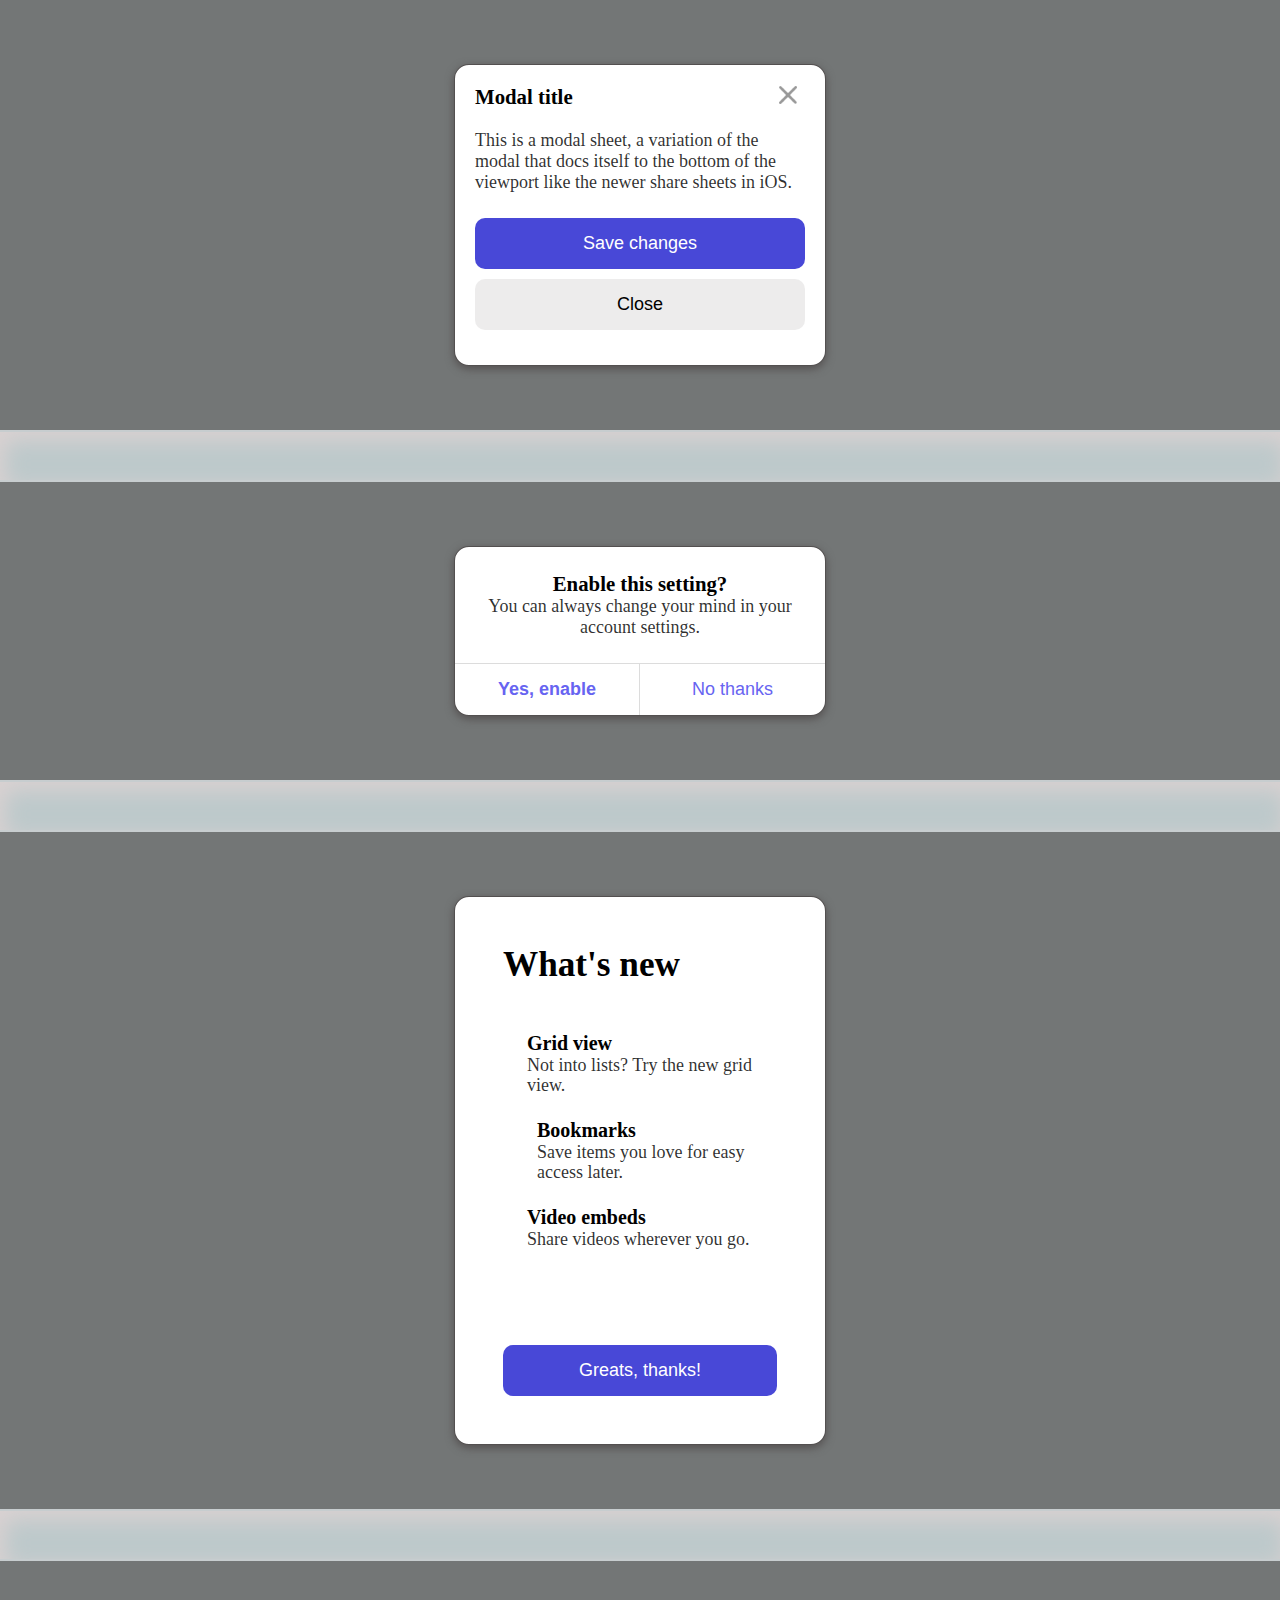
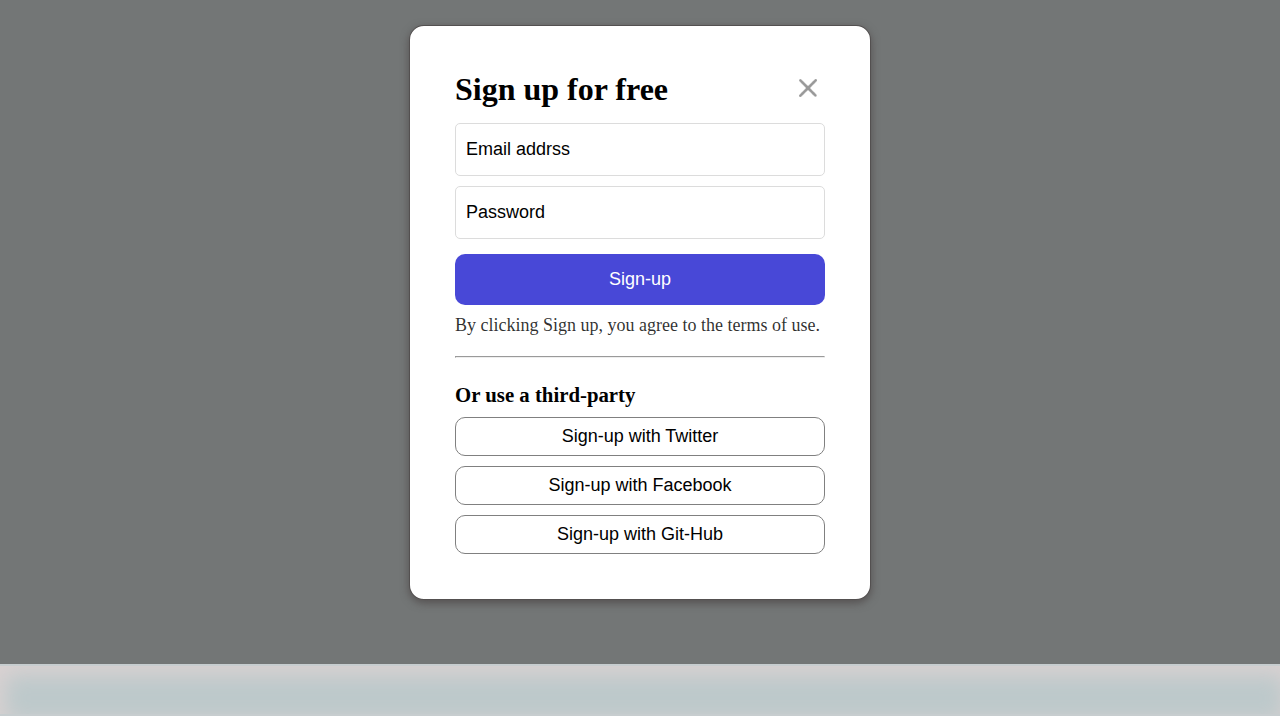
<file: Modals.html>
<!DOCTYPE html>
<html>
<head>
	<meta charset="utf-8">
	<meta name="viewport" content="width=device-width, initial-scale=1">
	<link rel="stylesheet" href="https://pro.fontawesome.com/releases/v5.10.0/css/all.css" integrity="sha384-AYmEC3Yw5cVb3ZcuHtOA93w35dYTsvhLPVnYs9eStHfGJvOvKxVfELGroGkvsg+p" crossorigin="anonymous"/>
	<title>Modals</title>
	<style type="text/css">
		*{
			padding: 0px;
			margin: 0px;
		}
		.shadow{
			background-color:  #e4f4f7a8;
			height: 3em;
			border: 1px solid #e1d8d84a;
			border-width: 2px 0px;
			box-shadow: inset 0.3em 0.5em 1.3em #dbd2d2;
		}
		body{
			background-color: #737676;
			display: block;
			text-align: center;
		}
		.main{		  
		 	margin: 4em auto;
		    background-color: white;   
		    width: 370px;
	      	box-shadow: 0px 3px 0.5em #545050;
		    border-radius: 15px;
		    border: 1px solid #3e3a3ae3;
		   /* padding: 1.4em 1em;*/
    		text-align: left;
		}
		h3{
			font-size: 1.30em;
		}
		.modal-img{
			display: flex;
    		justify-content: space-between;
    		padding-bottom: 15px;
		}
		.modal-img img{
			opacity: 0.5;
			cursor: pointer;
		}
		.modal-img img:hover{			
			opacity: 1.0;
		}
		.modal-img-item:focus{
			opacity: 1.2;			
		    box-shadow: 0 0 0 0.25rem rgb(13 110 253 / 25%);
			border-radius: 5px;
		   	   
		}
		.modal-img-item{
			 padding: 0.5rem 0.5rem;
			 margin-top: -0.5em;	
		}
		p{
			font-size: 18px;
    		color: #000000d1;
		}
		.btn{
	   		display: grid;
	    	gap: 10px;
	     	margin: 25px 0px 15px 0px; 

		}
		.btn-type{
			padding: 15px 0px;
		    background-color: #1a1acdcc;
		    color: white;
		    border: none;
		    border-radius: 10px;
		    font-size: 18px;
		    cursor: pointer;   
		}
		.btn-type:hover{
			background-color: #00018b;
		}
		.btn-type-close:hover{
			background-color: lightgrey;
		}
		.btn-type-close{
		    background-color: #d3d1d16b;
    		color: black;
		}
		.btn-type-item{
			display: flex;
    		margin-bottom: -22px;
		    border-top: 1px solid
		}		
		.btn-footer{					
		    width: 100%;
		    display: flex;
		    border-top: 1px solid gainsboro;
		}
		.btn-footer button{
			border-radius: 0px;
			width: 50%;
			background-color: transparent;
		    color: #6764f1;
		    font-weight: 600;
		}
		.btn-footer button:hover{
			background-color: transparent;
			color: blue;
		}
		.btn-footer button:focus{
		    box-shadow: 0 0 0 0.25rem rgb(13 110 253 / 25%);
		}
		.list-item{
			list-style: none;
			margin: 3em auto;	  
		}
		.list-item li{
			display: flex;
		    margin: 25px 0px;
	        gap: 1.5rem;
    		line-height: 20px;
		}
		.list-item span{
			font-size: 50px;
		}
		.list-item strong{
			font-size: 20px;
		}
		.button-icon button:focus{
			box-shadow: 0 0 0 0.25rem rgb(13 110 253 / 25%);
		}
		.h-img{
		    display: flex;
    		justify-content: space-between;
		}
		.h-img img{	    	
	    	cursor: pointer;
	    	opacity: 0.5;	    	
		}		
		.h-img button img:hover{
			opacity: 1.0;
		}
		form{			
		    display: grid;
		    gap: 10px;
	        margin: 15px auto;
		}	
		input{
			border-radius: 5px;
		    padding: 15px 10px;
		    border: 1px solid gainsboro;
		    font-size: 18px;
		}		
		
		.btn-trns button{			
			margin-top: 10px;
			background-color: transparent;
			color: black;
			border: 1px solid gray;
			border-radius: 10px;
			padding: 8px 0;
		}
		.btn-trns button:hover{
			color: white;
		}
	</style>
</head>
<body>
	<div class="main">
		<div style="padding:20px;">
			<div class="modal-img">
				<div>
					<h3>Modal title</h3>
				</div>
				<button class="modal-img-item" style="border:none;background-color:transparent;">
					<img src="img/cross-sign.png" alt="cross" height="18" width="18">
				</button>							
			</div>
			<p>
				This is a modal sheet, a variation of the modal that docs itself to the bottom of the viewport like the newer share sheets in iOS.
			</p>
			<div class="btn">
				<button type="button" class="btn-type">Save changes</button>
				<button type="button" class="btn-type btn-type-close">Close
				</button>
			</div>			
		</div>
	</div>
	<div class="shadow"></div>
	<div class="main"style="padding:0">
		<div class="modal-container" style="text-align: center;padding:25px;">
			<h3>Enable this setting?</h3>
			<p>
				You can always change your mind in your account settings.
			</p>						
		</div>
		<div class="btn-footer">
			<button type="button" class="btn-type btn-type-active" style="    border-right: 1px solid gainsboro">
				Yes, enable
			</button>
			<button type="button" class="btn-type btn-type-close" style="font-weight: 100;">
				No thanks
			</button>
		</div>
	</div>
	<div class="shadow"></div>
	<div class="main">
		<div style="padding: 48px;">
			<div style="margin-bottom:0px;">
			<h3 style="font-size: 2.2em;">What's new</h3>		
		</div>
		<div>
			<ul class="list-item">
				<li>
					<div>
						<span style="color: gray;"><i class="far fa-border-all"></i></span>
					</div>						
					<div>
						<strong>Grid view</strong>
						<p>Not into lists? Try the new grid view.</p>
					</div>					
				</li>
				<li>
					<div>
						<span style="color: gold;"><i class="fas fa-bookmark"></i></span>
					</div>						
					<div style="margin-left: 10px;">
						<strong>Bookmarks</strong>
						<p>Save items you love for easy access later.</p>
					</div>
				</li>
				<li>
					<div>
						<span style="color: blue;"><i class="fas fa-film"></i></span>
					</div>						
					<div>
						<strong>Video embeds</strong>
						<p>Share videos wherever you go.</p>
					</div>
				</li>
			</ul>			
		</div>
		<div class="button-icon">
			<button type="button" class="btn-type"style="width: 100%;    margin-top: 3rem!important;">
				Greats, thanks!
			</button>
		</div>
		</div>		
	</div>
	<div class="shadow"></div>
	<div class="main" style="padding:45px;">	
		<div class="modal-container">
			<div class="h-img">
				<h3 style="font-size: 2em;">Sign up for free</h3>
				<button  class="modal-img-item" style="border:none;background-color: transparent;margin:0px">
					<img src="img/cross-sign.png" alt="cross" height="18" width="18">
				</button>				
			</div>
			<form>
				<input type="text" name="subject" value="Email addrss">
				<input type="text" name="subject" value="Password">
			</form>
			<div>
				<button type="button" class="btn-type" style="width: 100%;">
					Sign-up
				</button>
			</div>
			<p style="margin-top: 10px;margin-bottom: 20px;">
				By clicking Sign up, you agree to the terms of use.
			</p>
		</div>
		<hr>
		<div class="modal-container">
			<h3 style="margin-top: 25px;">
				Or use a third-party
			</h3>
			<div class="btn-trns">
				<button type="button" class="btn-type" style="width: 100%;">
					<span><i class="fab fa-twitter"></i></span> 
					Sign-up with Twitter
				</button>
				<button type="button" class="btn-type" style="width: 100%;">
					<span><i class="fab fa-facebook"></i></i></span> 
					Sign-up with Facebook
				</button>
				<button type="button" class="btn-type" style="width: 100%;">
					<span><i class="fab fa-github"></i></span> 
					Sign-up with Git-Hub
				</button>
			</div>
		</div>
	</div>
	<div class="shadow"></div>
</body>
</html>
</file>
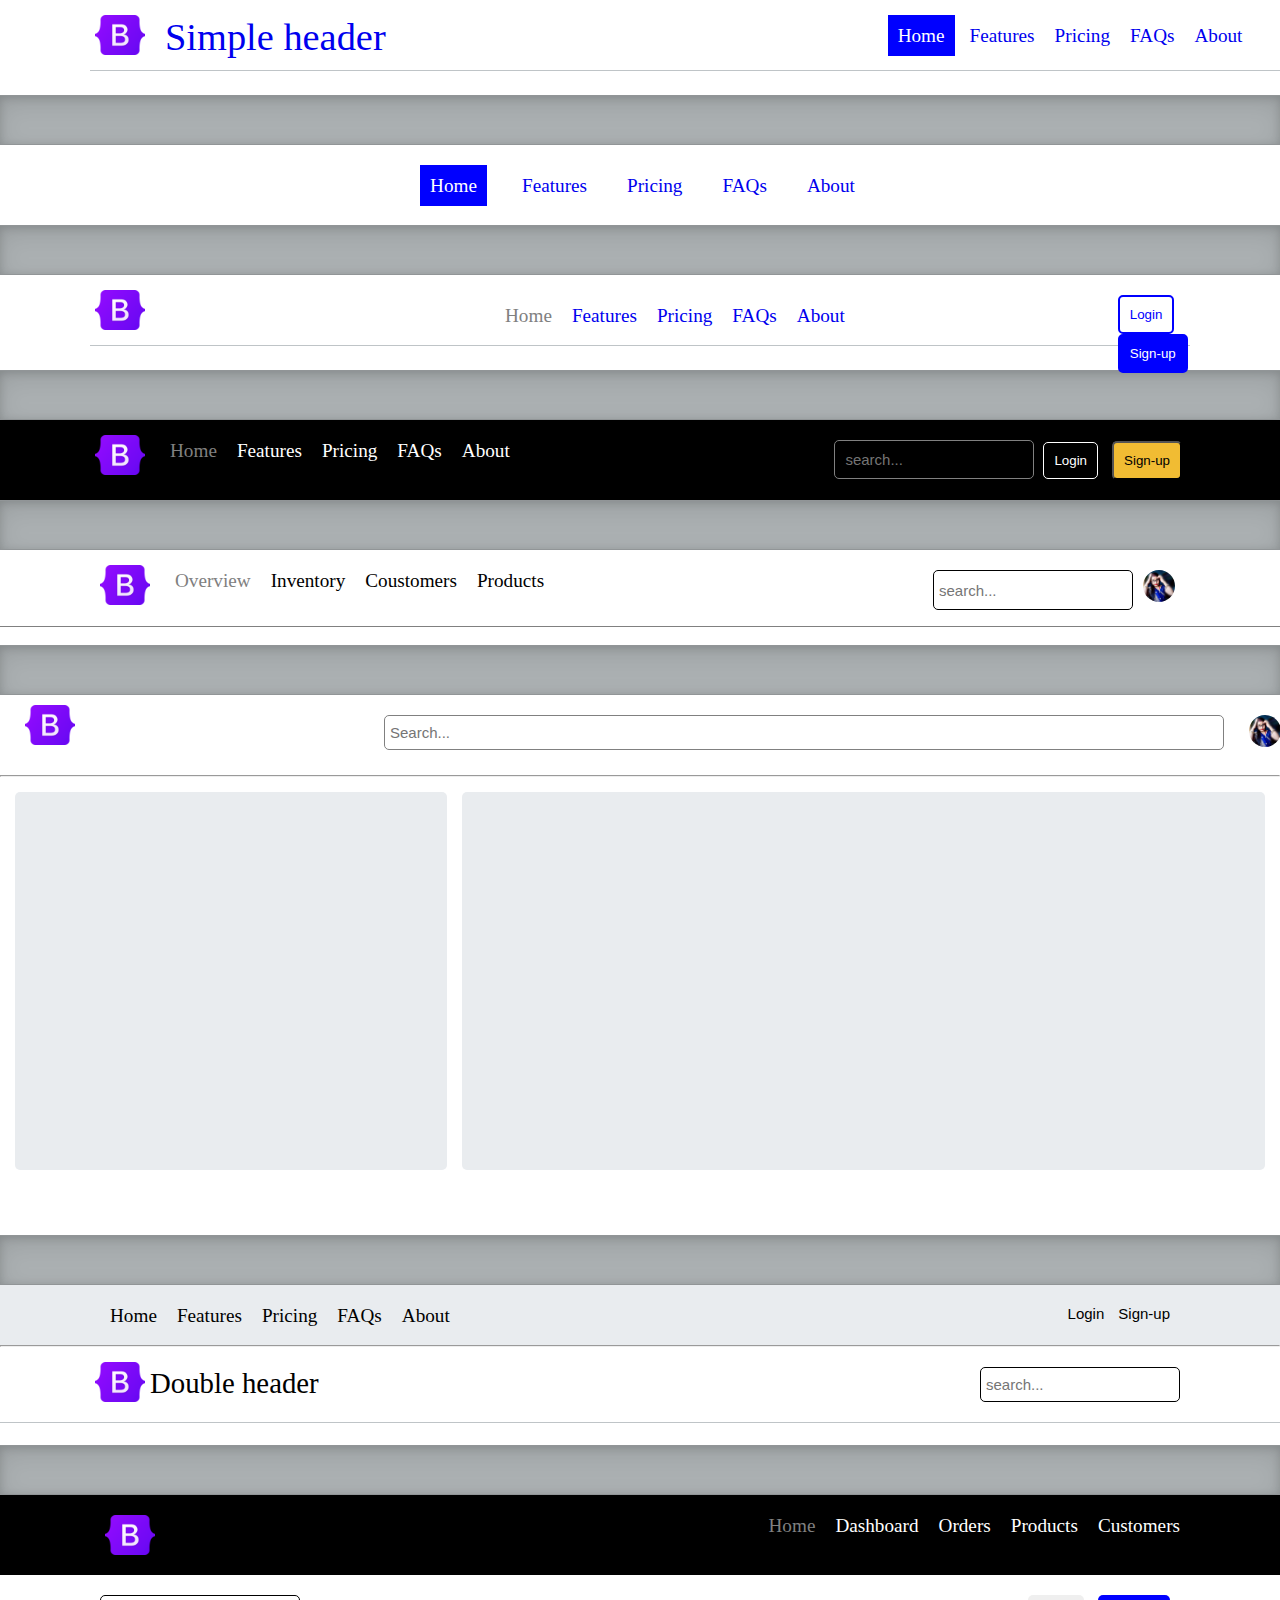
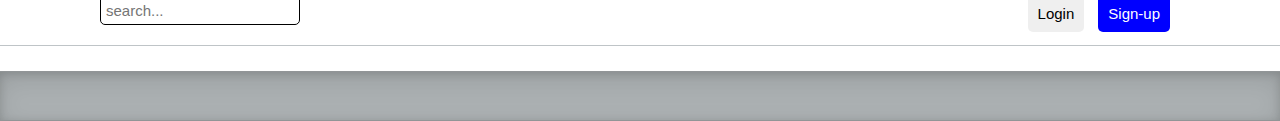
<file: navigationbar.html>
<!DOCTYPE html>
<html>
<head>
	<meta charset="utf-8">
	<meta name="viewport" content="width=device-width, initial-scale=1">
	<title>Navigation bar</title>
	<link rel="stylesheet" href="https://pro.fontawesome.com/releases/v5.10.0/css/all.css" integrity="sha384-AYmEC3Yw5cVb3ZcuHtOA93w35dYTsvhLPVnYs9eStHfGJvOvKxVfELGroGkvsg+p" crossorigin="anonymous"/>
	<style type="text/css">
		*{
			margin: 0;
			padding: 0;
		}
		.shadow{
			box-shadow: inset 0 0.5em 1.5em rgb(0 0 0 / 10%), inset 0 0.125em 0.5em rgb(0 0 0 / 15%);
		    background-color: rgba(0, 0, 0, .1);
		    height: 3rem;
		    border: solid rgba(0, 0, 0, .15);
		    border-width: 1px 0;
		}
		.Head-container{
			background-color: #a8b0b3bd;
			min-height: 100vh;
			width: 100%;
		}
		.container1{			
			background-color: white;
			/*display: flex;*/			
		    height: 95px;
		    width: 100%;
		    		
		}
		.drop-down{
			display:flex;
			border-bottom: 1px solid #a8b0b3bd;					
		    height: 70px;
		    margin-left: 90px;
		    /*margin-right: 90px;*/
		}
		.nav{
			display:flex;			
    		margin: 25px 8px 0px 487px;    		
    		list-style-type: none;
    	}
    	a{
    		text-decoration: none !important;
    		margin: 5px;
    		padding: 5px;    		
		    font-weight: 100;
		    font-size: larger;
    	}
		#wrap h1{					
		    font-weight: 100;
		    margin-top: 5px;
				}
		.logo1{
			margin-left: 0px;			
		}
		.logo1 img{
			/*width: 50px;
			height: 40px*/;
			margin-top: 5px;
		}
		.active{
			background-color: blue;
			color: white;
			padding: 10px;
		}	
		
		.container2{
			background-color:white;
			height: 80px;
			width: 100%;
		}
		.nav2{
			display: flex;
			justify-content: center;
			list-style-type: none;
		}
		.nav2 li {
			margin-top: 20px;
			padding: 10px;
		}
		.container3{
			background-color:white;
			height: 95px;
		}
		.drop-down3{
			display: flex;
			border-bottom: 1px solid #a8b0b3bd;					
		    height: 70px;
		     margin-left: 90px;
		    margin-right: 90px;
		}
		.nav3{
			display: flex;					
		    margin-top: 20px;
        	margin-left: 25px;
		    padding: 10px;
		    list-style: none;
		}
		.logo2{
			margin: 10px 310px 0px 0px;
		}
		.btn{			
		    margin-top: 10px;		    
    		padding: 10px 0px 0px 253px;
		}
		.btn button{
			cursor: pointer;			
		    border: 2px solid blue;
		    padding: 10px;
		    background-color: white;
		    border-radius: 5px;
		    color: blue;
		}
		.btn button:hover{
			background-color: blue;
			color: white;
		}
		.signup{
			background-color: blue !important;
			color: white !important;
		}
		.diseable{
			color: gray !important;
		}
		.container4{
			display: flex;
			background-color: black;
			height: 80px;
			width: 100%;
		}
		.drop-down4{
			display: flex;
		}
		.logo3{
						
		    margin: 10px 0px 0px 90px;
		}
		.nav4{
			display: flex;
			list-style: none;
			margin: 20px 0px 0px 10px

			
		}
		.drop-down4 ul li a{
			color: white;
		}
		.text{
			width: 50%;
		}
		.btn2{
			/*display: flex;*/
			width: 50%;
			text-align: right;
			margin: 20px 98px 0px 0px;
		}
		.login{			
		    margin: 0px 10px 0px 5px;
		    padding: 10px;
		    border-radius: 5px;
		    background-color: transparent;
		    border: 1px solid white;		    
		    color: white;
		    cursor: pointer;
		}
		.login:hover{
			background-color: white;
			color: black;
		}
		.sign{
			padding: 10px;
			border-radius: 5px;
			background-color: #f1bc33;
			cursor: pointer;

		}
		.search{
			padding: 10px;
			border-radius: 5px;
			width: 200px;
		    font-size: 15px;
		    background-color: transparent;
		    border: 1px solid gray;
		    color: white;
		}
		.container5{
			background-color: white;
			height: 95px;
			width: 100%;
			
		}
		.drop-down5{
			display: flex;
		}
		.nav5{
			list-style-type: none;
			display: flex;
			margin-top: 20px;

		}
		.nav5 li a{
			color: black;
		}
		.float-l{
			float: left;
		}
		.float-r{
			float: right;
			display: flex;
		}
		.logo4{
			margin-left: 90px;
			padding: 10px;
		}
		.search1{
		    height: 40px;
		    margin-top: 20px;
		    font-size: 15px;
		    width: 200px;
		    border-radius: 5px;
		    padding: 5px;
		    border: 1px solid;
		}
		.proimg{
			border-radius: 20px;
    		margin-top: 10px; 
    		cursor: pointer;   		
		}
		.pointer{
			margin: 15px 0px 0px 5px;
			cursor: pointer;
		}
		.nav6{
			list-style-type: none;
			display: none;
			position: absolute;	
   		 	border: 1px solid gray; 
   		 	border-radius: 5px;  		 	
		    background-color: white;
		    color: black;
		    flex-wrap: nowrap;
		    width: 140px;
		    font-size: 15px;
		    padding: 5px;
		    line-height: 25px;				
		}
		.nav6 a{
			color: black;
		}
		.nav6 li:hover{
			background-color:#e9ecef;
		}
		.picnav{
			display: flex;
			margin-right: 90px;			
		}
		.imgnav{
			position: relative;
			display: inline-block;
			list-style-type: none;
		}
	 	.imgnav:hover .nav6{
		 	display: block;
		 }
		 .line{
	 	    height: 80%;
		 	border-bottom:1px solid gray;
		 }		 
		 .container6{
		 	background-color: white;
		 	height: 80px;
		 	width: 100%;
		 }
		 .float-l2{
		 	float: left;
		 	width: 30%;
		 }
		 .float-r2{
		 	float: right;
		 	width: 70%;
		 }
		 .drop-down6{
		 	display: flex;
		 }
		 .drop-down7{
		 	display: flex;
		 }
		 .imgnav2{
		 	margin: 10px 0px 0px 25px;
		 	/*display: flex;*/
		 	position: relative;		 	
		 	list-style-type: none;
		 }		 
		 .nav7{
		 	position: absolute;
		 	list-style-type: none;
		 	display: none;		   
		    background-color: white;
		    border: 1px solid gray;
		    font-size: 15px;
		    line-height: 25px;
	        padding: 5px;
		    width: 150px;
		    border-radius: 10px;
		 }
		 .nav7 li:hover {
		 	background-color: #e9ecef;
		 }
		 .nav7 a{
		 	color: black;
		 }
		 .imgnav2:hover .nav7{
		 	display: block;
		 }
		 .search2{
 	    	width: 56em;
		    height: 35px;
		    margin-top: 20px;
		    padding: 5px;
		    font-size: 15px;
		    border: 1px solid gray;
		    border-radius: 5px;
		 }		 
		 .imgnav3{	
		 	position: relative;	 	
		    list-style: none;
		    margin-top: 20px;
		    padding-left:25px;	 	 	*/
		 	
		 }
		 .imgnav3 img{
		 	
		    border-radius: 20px;
		    cursor: pointer;
		 }	
		 .nav8{
		 	position: absolute;
		    list-style: none;
		    display: none;
		    border: 1px solid gray; 
   		 	border-radius: 5px;  		 	
		    background-color: white;
		    color: black;
		    flex-wrap: nowrap;
		    width: 140px;
		    font-size: 15px;
		    padding: 5px;
		    line-height: 25px;
		    inset: 0px 0px auto auto;
    		transform: translate(0px, 34px);	
		 }
		 .nav8 a{
		 	color: black;
		 }
		 .nav8 li:hover {
		 	background-color:#e9ecef;
		 }
		 .imgnav3:hover .nav8{
		 	display: block;
		 }
		 .main2{
		 	background-color: white;
		 	height: 60vh;
		 }
		 .sub-container{
		 	display: flex;		 	
		 	justify-content: space-between;
		 }

		 .box1{
		 	background-color: #e9ecef;
		 	/*border: 1px solid black;*/
		 	width: 35%;
		 	height: 42vh;
		 	margin: 15px;
		 	border-radius: 5px;
		 	
		 }

		 .box2{
		 	background-color: #e9ecef;
		 	/*border: 1px solid black;*/
		 	width: 65%;
		 	height: 42vh;
		 	margin: 15px 15px 15px 0px;
		 	border-radius: 5px;		 	
		 }
		 .container7{
		 	background-color: #e9ecef;
		 	height: 60px;
		 	width: 100%;
		 }

		.nav9{
		    display: flex;
		    list-style: none;
		    margin: 20px 0px 0px 100px;
		} 
		.nav9 a{
			color: black;
		}
		.btn3{
			margin: 20px 100px 0px 0px;
		}
		.btn-type{		    
		    margin-right: 10px !important;
		    font-size: 15px;
		    border: none;
		    background-color: transparent;
		    cursor: pointer;
		}	
		.main3{
			background-color: white;
			height: 10em;
			width: 100%;
			/*border-bottom: 1px solid;*/
		}
		.imgnav4{
			display: flex;
	   	 	margin: 10px 0px 0px 90px;
		}
		.search-r{			
		    margin: 20px 100px 0px 0px;
		    height: 35px;
		    width: 200px;
		    border-radius: 5px;
		    border: 1px solid;
		    padding: 5px;
		    font-size: 15px;
		}
		h2{			
		    padding: 5px;
		    color: black;
		    font-weight: 100;
		}
		.drop-down9{
			border-bottom: 1px solid #a8b0b3bd;					
		    height: 75px;
		    /*margin-left: 90px;
		    margin-right: 90px;*/
		}
		.container9{
			background-color: black;
			height: 80px;
			width: 100%;
		}
		.imgnav5 img{
			margin: 20px 0px 0px 95px;
		}
		.nav10{			
		    list-style: none;
		    display: flex;
		    margin: 20px 90px 0px 0px;
		}
		.nav10 li{
			padding: 0px 10px 0px 10px;
		}
		.nav10 a{
			color: white;
		}
		.Anchor{
			margin: 0px;
			padding: 0px;
		}
		h6{
			text-align: center;
		}
		.main4{
			background-color: white;
			height: 11em;
			width: 100%;
		}
		.search-r2{			
		    margin: 20px 0px 0px 100px;
		    height: 30px;
		    width: 200px;
		    border-radius: 5px;
		    padding: 5px;
		    font-size: 15px;
		    border: 1px solid;
		}
		#btn-type{			
		    padding: 10px;
		    margin-right: 10px;
		    border: none;
		    font-size: 15px;
		    border-radius: 5px;
		}
		#btn-type2{			
		    padding: 10px;
		    margin-right: 10px;		    
		    font-size: 15px;
		    background-color: blue;
		    border-radius: 5px;
		    border: none;
		    color: white;
		}
		.drop-down11{
			border-bottom: 1px solid #a8b0b3bd;					
		    height: 70px;
		}
		
		
	</style>
</head>
<body>	
	<main class="Head-container">		
		<div class="container1">
		<header class="drop-down">
				<a href="#" class="logo1">
					<img src="img/images.png" alt="" width="50" height="40">
				</a>
				<a href="#" id="wrap">
					<h1>Simple header</h1>
				</a>		
				<ul class="nav">
					<li><a href="#" class="active">Home</a></li>
					<li><a href="#">Features</a></li>
					<li><a href="#">Pricing</a></li>
					<li><a href="#">FAQs</a></li>
					<li><a href="#">About</a></li>
				</ul>
		</header>		
		</div>
		<div class="shadow">
			<!-- <hr class="dashed">		 -->
		</div>
		<div class="container2">
			<header class="drop-down2">
				<ul class="nav2">
					<li><a href="#" class="active">Home</a></li>
					<li><a href="#">Features</a></li>
					<li><a href="#">Pricing</a></li>
					<li><a href="#">FAQs</a></li>
					<li><a href="#">About</a></li>
				</ul>
			</header>
		</div>
		<div class="shadow">
			<!-- <hr class="dashed">		 -->
		</div>		
		<div class="container3">
			<header class="drop-down3">
				<a href="#" class="logo2">
					<img src="img/images.png" alt="" width="50" height="40">
				</a>
				<ul class="nav3">
					<li><a href="#" class="diseable">Home</a></li>
					<li><a href="#">Features</a></li>
					<li><a href="#">Pricing</a></li>
					<li><a href="#">FAQs</a></li>
					<li><a href="#">About</a></li>
					<!-- <li><i class="fas fa-home"></i></li> -->
				</ul>
				<div class="btn">
					<button type="button">Login</button>
					<button type="button" class="signup">Sign-up</button>
				</div>				
			</header>
		</div>
		<div class="shadow">
			<!-- <hr class="dashed">		 -->
		</div>	
		<div class="container4">			
				<div class="text">
					<header class="drop-down4">
						<a href="#" class="logo3">
							<img src="img/images.png" alt="" width="50" height="40">
						</a>
						<ul class="nav4">
							<li><a href="#" class="diseable">Home</a></li>
							<li><a href="#">Features</a></li>
							<li><a href="#">Pricing</a></li>
							<li><a href="#">FAQs</a></li>
							<li><a href="#">About</a></li>							
						</ul>
					</header>
				</div>				
				<div class="btn2">					
					<input type="search" class="search" placeholder="search...">
					<button type="button" class="login">Login</button>
					<button type="button" class="sign">Sign-up</button>
				</div>	
		</div>
		<div class="shadow">
			<!-- <hr class="dashed">		 -->
		</div>									
		<div class="container5">
			<div class="line">
				<div class="float-l">
					<header class="drop-down5">
						<a href="#" class="logo4">
							<img src="img/images.png" alt="chhoti" width="50" height="40">
						</a>
						<ul class="nav5">
							<li><a href="#" class="diseable">Overview</a></li>
							<li><a href="#">Inventory</a></li>
							<li><a href="#">Coustomers</a></li>
							<li><a href="#">Products</a></li>											
						</ul>
					</header>
				</div>
				<div class="float-r">
					<div class="picnav">
						<input type="Search" class="search1" placeholder="search...">
						<ul class="imgnav">
							<li class="">
								<div style="display:flex;padding: 10px;">
									<img src="img/22.png" alt="chhoti" class="proimg" width="32" height="32"/>
								<span class="pointer"><i class="fas fa-caret-down"></i></span>
								</div>							
								<ul class="nav6">
									<li><a href="#">New project...</a></li>
									<li><a href="#">Setting</a></li>
									<li><a href="#">Profile</a></li>
									<hr style="margin: 0px -5px 0px -5px;">
									<li><a href="#">Sign-out</a></li>				
								</ul>
							</li>
						</ul>				
					</div>
				</div>
			</div>
			
			<!-- <hr style="border: 3px solid blue;">				 -->
		</div>
		<div class="shadow">
			
		</div>
		<div class="main2">
			<div class="container6">			
			<div class="float-l2">
			<header class="drop-down6">
				<ul>
					<li class="imgnav2">
						<div style="display: flex;">
							<img src="img/images.png" alt="" width="50" height="40">
							<span class="pointer"><i class="fas fa-caret-down"></i></span>
						</div>
						<ul class="nav7">
							<li style="background-color:blue;"><a href="#">Overview</a></li>
							<li><a href="#">Inventory</a></li>
							<li><a href="#">Coustomers</a></li>
							<li><a href="#">Products</a></li>					
							<hr style="margin: 0px -5px 0px -5px;">							
							<li><a href="#">Reports</a></li>
							<li><a href="#">Analaytic</a></li>					
						</ul>
					</li>
				</ul>				
			</header>
			</div>
			<div class="float-r2">
			<header class="drop-down7">
				<div class="s-box">
					<input type="Search" class="search2" placeholder="Search...">	
				</div>				
				<ul>
					<li class="imgnav3">
						<div style="display: flex;">
							<img src="img/22.png" alt="" width="32" height="32">
							<span class="pointer"><i class="fas fa-caret-down"></i></span>
						</div>
						<ul class="nav8">
							<li><a href="#">New project...</a></li>
							<li><a href="#">Setting</a></li>
							<li><a href="#">Profile</a></li>
							<hr style="margin: 0px -5px 0px -5px;">
							<li><a href="#">Sign-out</a></li>			
						</ul>
					</li>
				</ul>				
			</header>	
			</div>		
			</div>
			<hr>
			<div class="sub-container">
				<div class="box1"></div>
				<div class="box2"></div>
			</div>	
		</div>		
		<div class="shadow">
			<!-- <hr class="dashed">		 -->
		</div>
		<div class="main3">
			<div class="container7">
			<header class="drop-down8">
				<div class="float-l">
					<ul class="nav9">
						<li><a href="#">Home</a></li>
						<li><a href="#">Features</a></li>
						<li><a href="#">Pricing</a></li>
						<li><a href="#">FAQs</a></li>
						<li><a href="#">About</a></li>
					</ul>
				</div>
					<div class="float-r">
						<div class="btn3">
							<button type="button" class="btn-type">Login</button>
							<button type="button" class="btn-type">Sign-up</button>
						</div>								
					</div>
			</header>
			</div>
			<hr>
			<div class="sub-container2">
				<header class="drop-down9">
					<div class="float-l">
						<a href="#" class="imgnav4">
							<img src="img/images.png" alt="" width="50" height="40">
							<h2>Double header</h2>
						</a>
					</div>
					<div class="float-r">
						<input type="Search" name="search" class="search-r" placeholder="search...">
					</div>										
				</header>
			</div>					
		</div>
		<div class="shadow">
			<!-- <hr class="dashed">		 -->
		</div>
		<div class="main4">
			<div class="container9">
			<header class="drop-down10">
				<div class="float-l">
					<a href="#" class="imgnav5">
						<img src="img/images.png" alt="" width="50" height="40">
					</a>
				</div>
				<div class="float-r">
					<ul class="nav10">
						<li><a href="#" class="Anchor diseable" >
								<h6><i class="fas fa-home fa-2x"></i></h6>
								Home
							</a>
						</li>
						<li><a href="#" class="Anchor">
								<h6><i class="fas fa-tachometer-alt fa-2x"></i></h6>
								Dashboard
							</a>
						</li>
						<li><a href="#" class="Anchor"> 
							 	<h6><i class="fas fa-table fa-2x"></i></h6>
								Orders
							</a>
						</li>
						<li><a href="#" class="Anchor">
								<h6><i class="fas fa-th-large fa-2x"></i></h6>
								Products
							</a>
						</li>
						<li><a href="#" class="Anchor">
							<h6><i class="fas fa-users fa-2x"></i></h6>
								Customers
							</a>
						</li>
					</ul>
				</div>				
			</header>
			</div>
			<div class="sub-container3">
				<header class="drop-down11">
					<div class="float-l">
						<input type="Search" name="search" class="search-r2" placeholder="search...">
					</div>
					<div class="float-r">
						<div class="btn3">
							<button type="button" id="btn-type">Login</button>
							<button type="button" id="btn-type2">Sign-up</button>
						</div>						
					</div>					
				</header>
			</div>
		</div>		
		<div class="shadow">
		</div>		
	</main>	
</body>
</html>
</file>
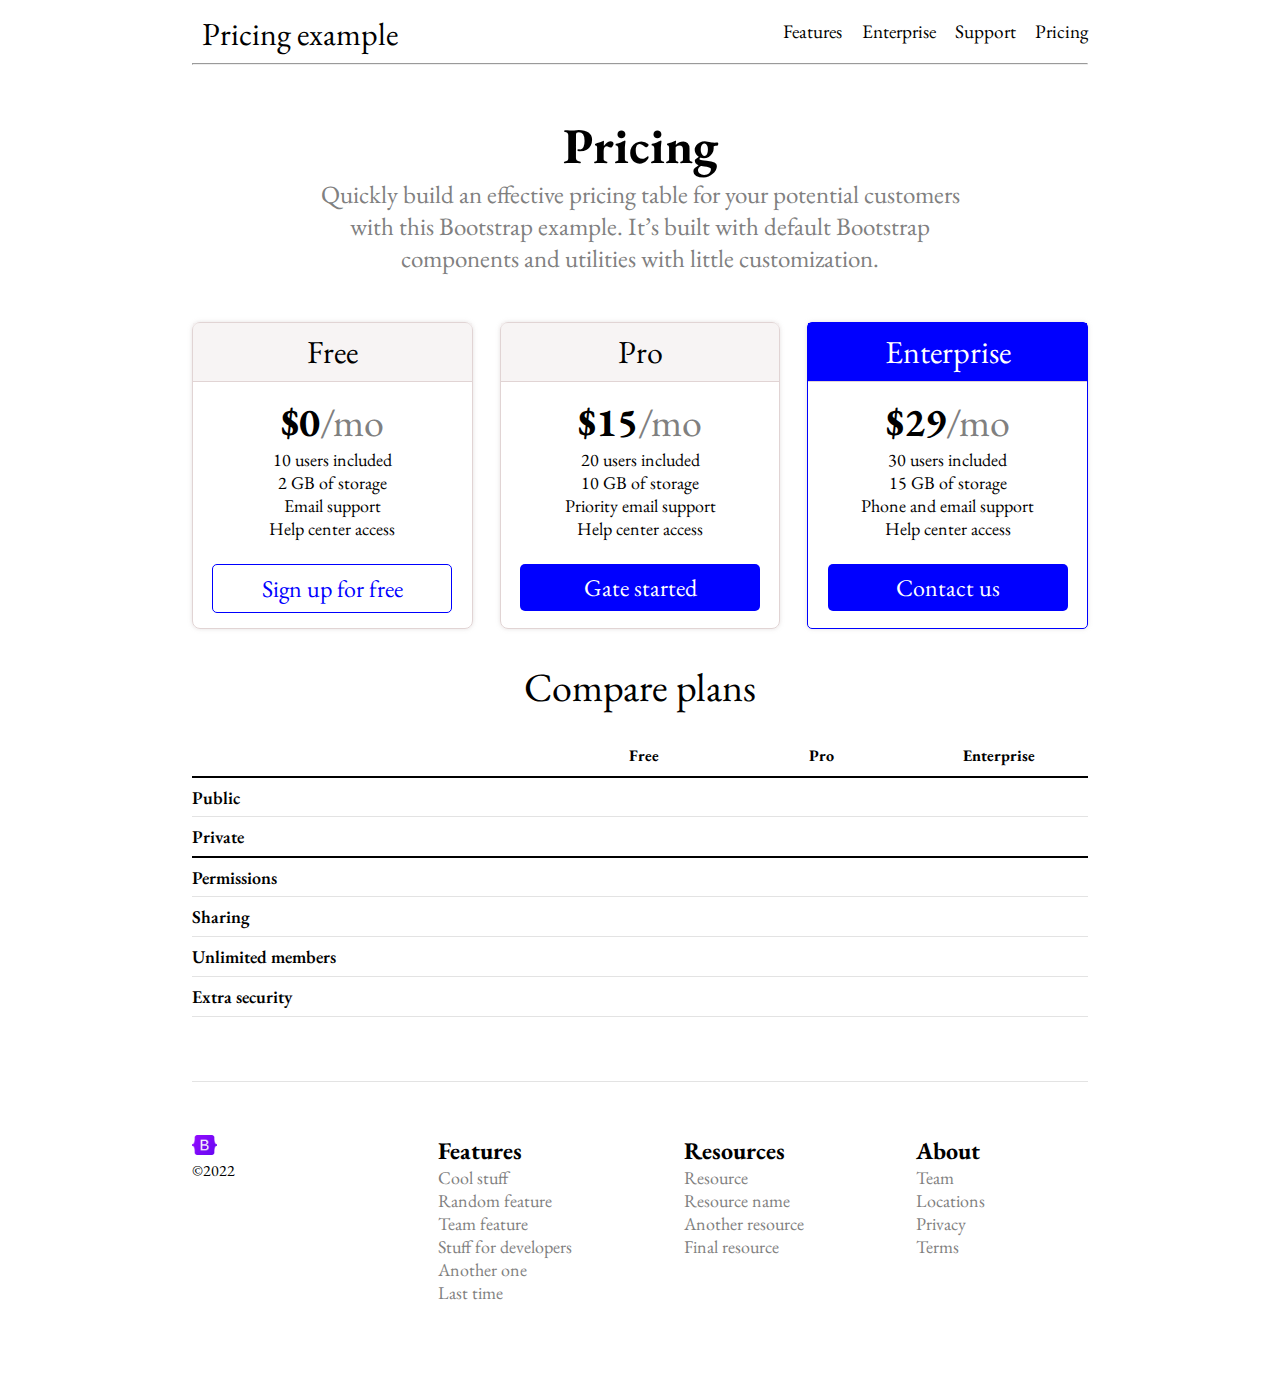
<file: prising example.html>
<!DOCTYPE html>
<html>
<head>
	<meta charset="utf-8">
	<meta name="viewport" content="width=device-width, initial-scale=1">
	<link rel="stylesheet" href="https://pro.fontawesome.com/releases/v5.10.0/css/all.css" integrity="sha384-AYmEC3Yw5cVb3ZcuHtOA93w35dYTsvhLPVnYs9eStHfGJvOvKxVfELGroGkvsg+p" crossorigin="anonymous"/>
	<link rel="preconnect" href="https://fonts.googleapis.com">
	<link rel="preconnect" href="https://fonts.gstatic.com" crossorigin>
	<link href="https://fonts.googleapis.com/css2?family=EB+Garamond&display=swap" rel="stylesheet">
	<link rel="stylesheet" type="text/css" href="css/prising.css">
	<title>Prising Example</title>
</head>
<body>
	<div class="main">
		<div class="navbar">
			<div class="nav_item">				
				<a href="#" class="img_item">
					<span><i class="fab fa-bootstrap"></i></span>
					<h1>Pricing example</h1>
				</a>			
				<ul class="list_item">
					<li><a href="#">Features</a></li>
					<li><a href="#">Enterprise</a></li>
					<li><a href="#">Support</a></li>
					<li><a href="#">Pricing</a></li>
				</ul>
			</div>
		</div>
		<hr>
		<div class="header">
			<div class="header_item">
				<h1>Pricing</h1>
				<p>
					Quickly build an effective pricing table for your potential customers with this Bootstrap example. It’s built with default Bootstrap components and utilities with little customization.
				</p>
			</div>
		</div>
		<div class="container">
			<div class="card box1">
				<div style="background-color: #f1eded99;">
					<h1>Free</h1>
				</div>
				<div class="card_content ">
					<h2>$0<span>/mo</span></h2>
					<p>
						10 users included<br>
						2 GB of storage<br>
						Email support<br>
						Help center access
					</p>
				</div>
				<div style="margin: 0.9rem 1.2rem;">
					<button type="button" id="btn-type">Sign up for free</button>
				</div>
			</div>
			<div class="card box2">
				<div style="background-color: #f1eded99;">
					<h1>Pro</h1>
				</div>
				<div class="card_content">
					<h2>$15<span>/mo</span></h2>
					<p>
						20 users included<br>
						10 GB of storage<br>
						Priority email support<br>
						Help center access
					</p>
				</div>
				<div style="margin: 0.9rem 1.2rem;">
					<button type="button">Gate started</button>
				</div>
			</div>
			<div class="card box3" style="border:1px solid blue;border-radius: 5px;">
				<div style="background-color:blue;color:white">
					<h1>Enterprise</h1>
				</div>
				<div class="card_content">
					<h2>$29<span>/mo</span></h2>
					<p>
						30 users included<br>
						15 GB of storage<br>
						Phone and email support<br>
						Help center access
					</p>
				</div>
				<div style="margin: 0.9rem 1.2rem;" class="third_child">
					<button type="button">Contact us</button>
				</div>
			</div>
		</div>
		<div class="table">
			<h1>Compare plans</h1>
			<div class="table_item">
				<table>
					<thead>
						<tr style="border-bottom: 2px solid;">
							<th></th>
							<th>Free</th>
							<th>Pro</th>
							<th>Enterprise</th>
						</tr>
					</thead>
					<tbody>
						<tr>
							<td class="maintd">Public</td>
							<td><i class="fal fa-check"></i></td>
							<td><i class="fal fa-check"></i></td>
							<td><i class="fal fa-check"></i></td>
						</tr>
						<tr style="border-bottom: 2px solid;">
							<td class="maintd">Private</td>
							<td></td>
							<td><i class="fal fa-check"></i></td>
							<td><i class="fal fa-check"></i></td>
						</tr>
						<tr>
							<td class="maintd">Permissions</td>
							<td><i class="fal fa-check"></i></td>
							<td><i class="fal fa-check"></i></td>
							<td><i class="fal fa-check"></i></td>
						</tr>
						<tr>
							<td class="maintd">Sharing</td>
							<td></td>
							<td><i class="fal fa-check"></i></td>
							<td><i class="fal fa-check"></i></td>
						</tr>
						<tr>
							<td class="maintd">Unlimited members</td>
							<td></td>
							<td><i class="fal fa-check"></i></td>
							<td><i class="fal fa-check"></i></td>
						</tr>
						<tr>
							<td class="maintd">Extra security</td>
							<td></td>
							<td></td>
							<td><i class="fal fa-check"></i></td>
						</tr>
						<tr>
							<td class="maintd" style="padding: 2rem 0;"></td>
							<td></td>
							<td></td>
							<td class="fal"></td>
						</tr>
					</tbody>
				</table>
			</div>
		</div>
		<br>		
		<div class="footer">
			<div style="width: 15%;">
				<img src="img/images.png" alt="bootstrap" height="20" width="25">
				
				<div><span>&copy;2022</span></div>
			</div>
			<div>
				<h2>Features</h2>
				<ul>
					<li><a href="#">Cool stuff</a></li>
					<li><a href="#">Random feature</a></li>
					<li><a href="#">Team feature</a></li>
					<li><a href="#">Stuff for developers</a></li>
					<li><a href="#">Another one</a></li>
					<li><a href="#">Last time</a></li>
				</ul>
			</div>
			<div>
				<h2>Resources</h2>
				<ul>
					<li><a href="#">Resource</a></li>
					<li><a href="#">Resource name</a></li>
					<li><a href="#">Another resource</a></li>
					<li><a href="#">Final resource</a></li>				
				</ul>
			</div>
			<div>
				<h2>About</h2>
				<ul>
					<li><a href="#">Team</a></li>
					<li><a href="#">Locations</a></li>
					<li><a href="#">Privacy</a></li>
					<li><a href="#">Terms</a></li>			
				</ul>
			</div>
		</div>
	</div>	
</body>
</html>
</file>
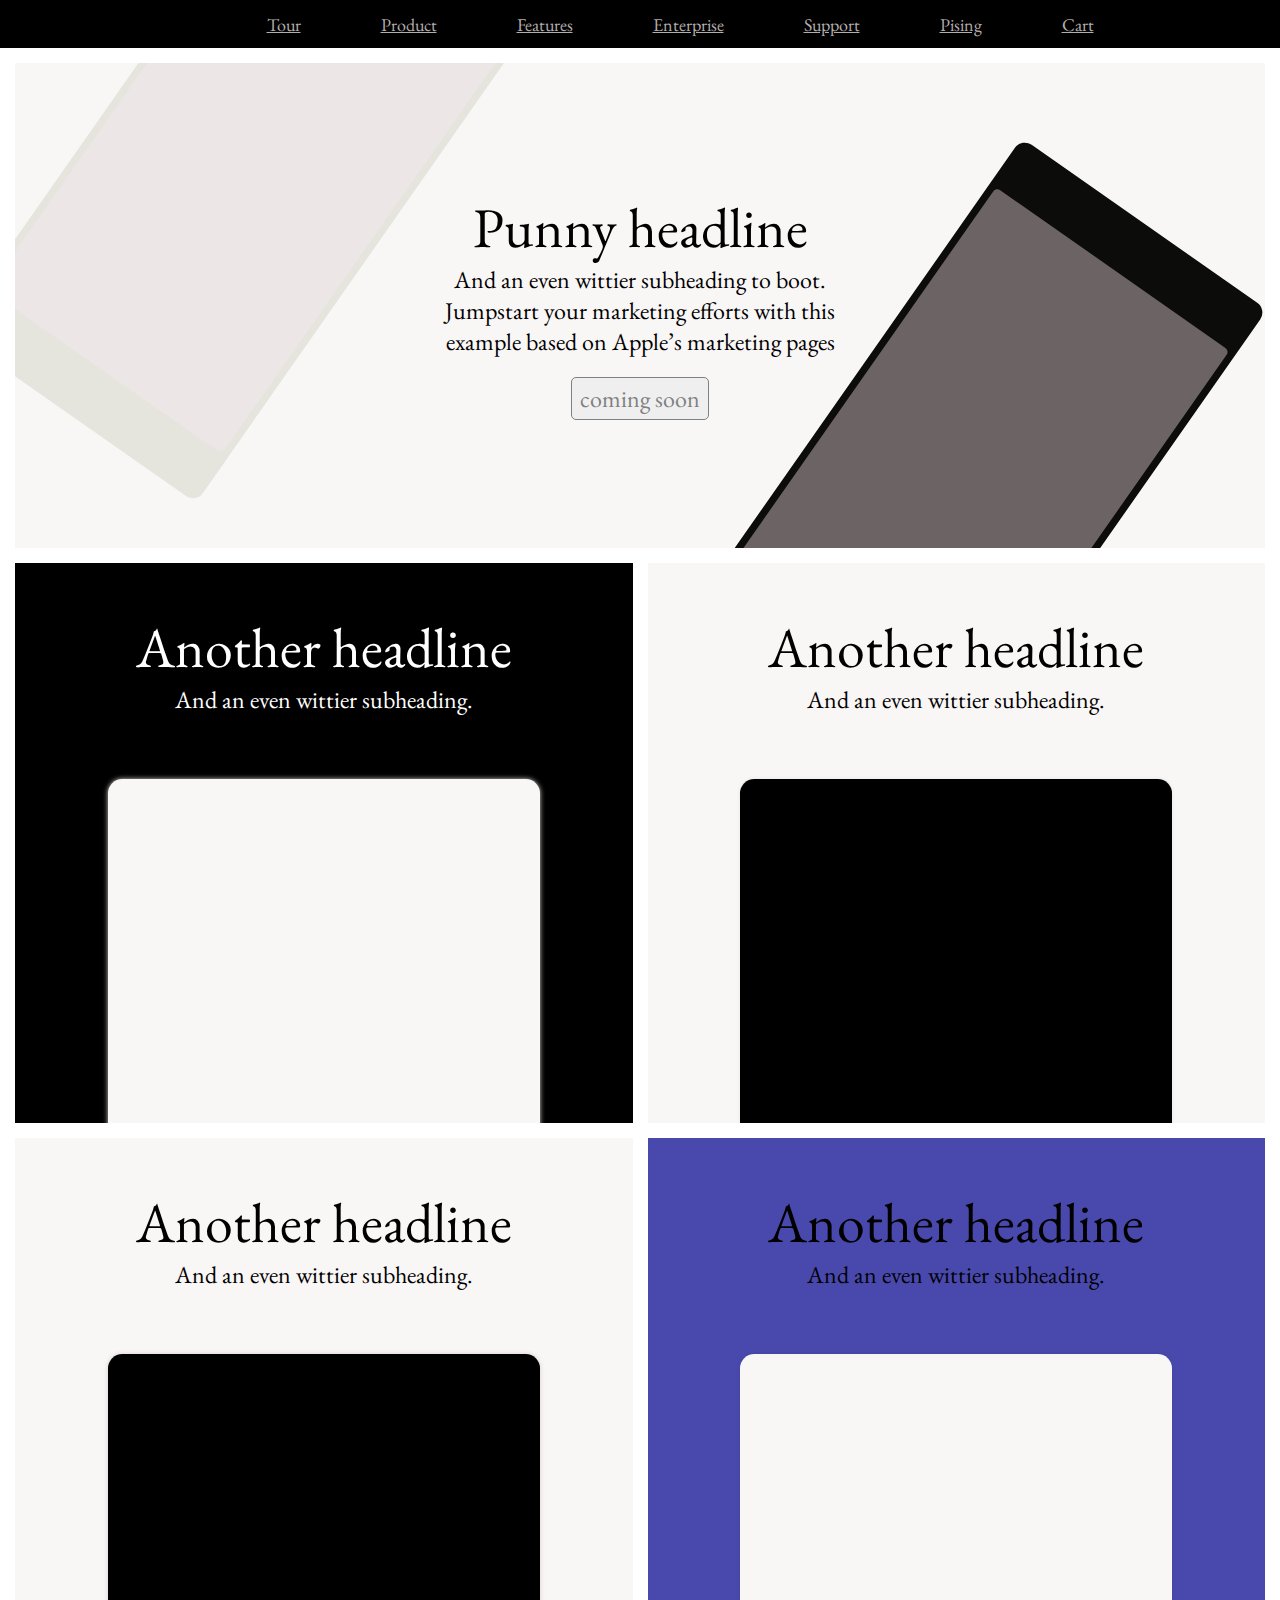
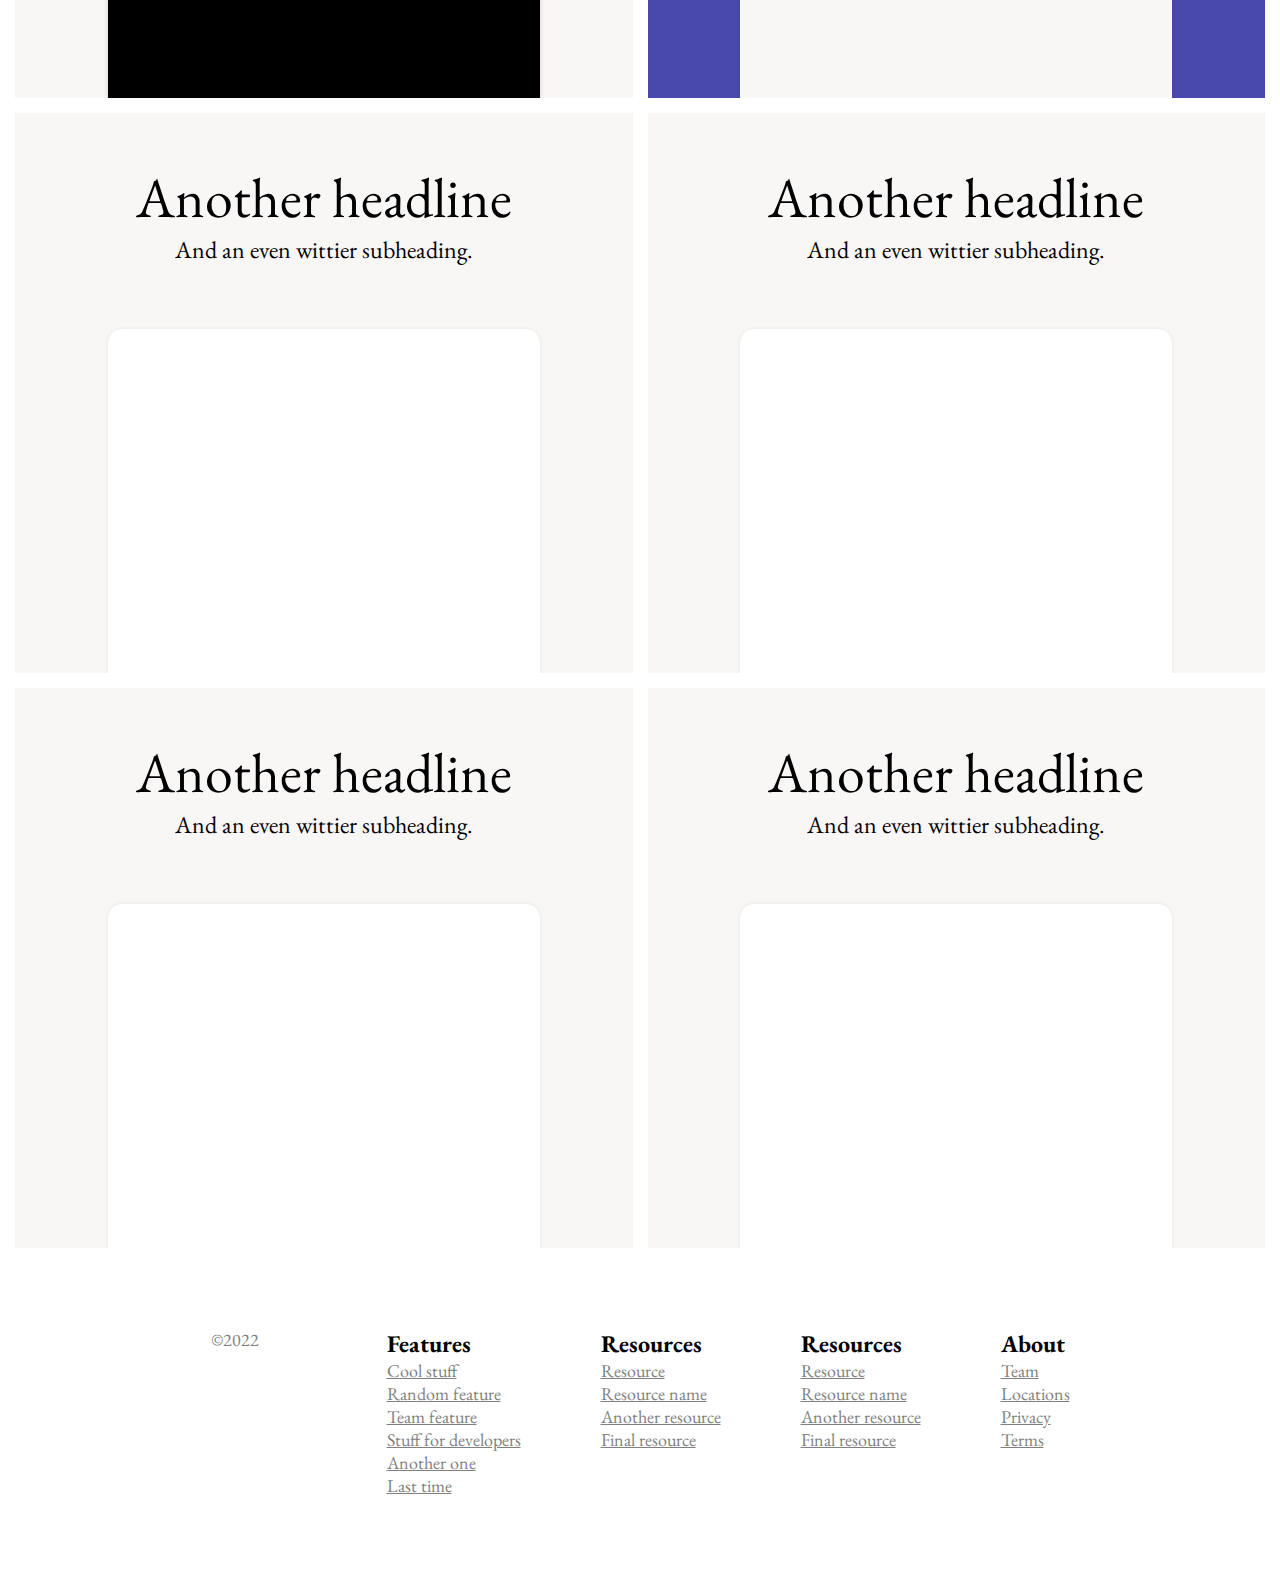
<file: product example.html>
<!DOCTYPE html>
 <html>
 <head>
 	<meta charset="utf-8">
 	<meta name="viewport" content="width=device-width, initial-scale=1">
 	<link rel="stylesheet" href="https://pro.fontawesome.com/releases/v5.10.0/css/all.css" integrity="sha384-AYmEC3Yw5cVb3ZcuHtOA93w35dYTsvhLPVnYs9eStHfGJvOvKxVfELGroGkvsg+p" crossorigin="anonymous"/>
	<link rel="preconnect" href="https://fonts.googleapis.com">
	<link rel="preconnect" href="https://fonts.gstatic.com" crossorigin>
	<link href="https://fonts.googleapis.com/css2?family=EB+Garamond&display=swap" rel="stylesheet">
	<link rel="stylesheet" type="text/css" href="css/product example.css">
 	<title>Product example</title>
 </head>
 <body>
 	<div class="main">
 		<div class="navbar">
 			<span><i class="fab fa-gg-circle"></i></span>
 			<ul>
 				<li><a href="#">Tour</a></li>
 				<li><a href="#">Product</a></li>
 				<li><a href="#">Features</a></li>
 				<li><a href="#">Enterprise</a></li>
 				<li><a href="#">Support</a></li>
 				<li><a href="#">Pising</a></li>
 				<li><a href="#">Cart</a></li>
 			</ul>
 		</div>
 		<div class="main_header">
 			<div class="mobile_l"></div>
 			<header>
	 			<h1>Punny headline</h1>
	 			<p style="font-size: 1.5rem;">
	 				And an even wittier subheading to boot. Jumpstart your marketing efforts with this example based on Apple’s marketing pages
	 			</p>
	 			<button type="button">coming soon</button>
 			</header>
 			<div class="mobile_b"></div>
 		</div> 		
 		<div class="container">
 			<div class="section">
 				<h1>Another headline</h1>
 				<p>And an even wittier subheading.</p>
 				<div class="sub_container"style="box-shadow: 0 0 0.3rem #dbd1d1;    background-color: #f9f6f6;"></div>
 			</div>
 			<div class="section color_item text_color mx">
 				<h1>Another headline</h1>
 				<p>And an even wittier subheading.</p>
 				<div class="sub_container shadow_effect" style="    background-color: black;"></div>
 			</div>
 		</div>


 		<div class="container">
 			<div class="section" style="background-color: #f9f6f6;color: black;">
 				<h1>Another headline</h1>
 				<p>And an even wittier subheading.</p>
 				<div class="sub_container" style="box-shadow: 0 0 0.3rem #dbd1d1;background-color:black"></div>
 			</div>
 			<div class="section color_item text_color mx"style="background-color:#4949ad!important;">
 				<h1>Another headline</h1>
 				<p>And an even wittier subheading.</p>
 				<div class="sub_container shadow_effect" style="background-color: #f9f6f6;"></div>
 			</div>
 		</div>


 		<div class="container">
 			<div class="section color_item text_color">
 				<h1>Another headline</h1>
 				<p>And an even wittier subheading.</p>
 				<div class="sub_container shadow_effect"></div>
 			</div>
 			<div class="section color_item text_color mx">
 				<h1>Another headline</h1>
 				<p>And an even wittier subheading.</p>
 				<div class="sub_container shadow_effect"></div>
 			</div>
 		</div>


 		<div class="container">
 			<div class="section color_item text_color">
 				<h1>Another headline</h1>
 				<p>And an even wittier subheading.</p>
 				<div class="sub_container shadow_effect"></div>
 			</div>
 			<div class="section color_item text_color mx">
 				<h1>Another headline</h1>
 				<p>And an even wittier subheading.</p>
 				<div class="sub_container shadow_effect"></div>
 			</div>
 		</div>


 		<footer>
 			<div style="width: 15%;">
				<small><i class="fab fa-gg-circle"></i></small>
				<div><span>&copy;2022</span></div>
			</div>
			<div id="margin_r">
				<h2>Features</h2>
				<ul>
					<li><a href="#">Cool stuff</a></li>
					<li><a href="#">Random feature</a></li>
					<li><a href="#">Team feature</a></li>
					<li><a href="#">Stuff for developers</a></li>
					<li><a href="#">Another one</a></li>
					<li><a href="#">Last time</a></li>
				</ul>
			</div>
			<div>
				<h2>Resources</h2>
				<ul>
					<li><a href="#">Resource</a></li>
					<li><a href="#">Resource name</a></li>
					<li><a href="#">Another resource</a></li>
					<li><a href="#">Final resource</a></li>				
				</ul>
			</div>
			<div>
				<h2>Resources</h2>
				<ul>
					<li><a href="#">Resource</a></li>
					<li><a href="#">Resource name</a></li>
					<li><a href="#">Another resource</a></li>
					<li><a href="#">Final resource</a></li>				
				</ul>
			</div>
			<div>
				<h2>About</h2>
				<ul>
					<li><a href="#">Team</a></li>
					<li><a href="#">Locations</a></li>
					<li><a href="#">Privacy</a></li>
					<li><a href="#">Terms</a></li>			
				</ul>
			</div>			
 		</footer>
 	</div>
 </body>
 </html>
</file>
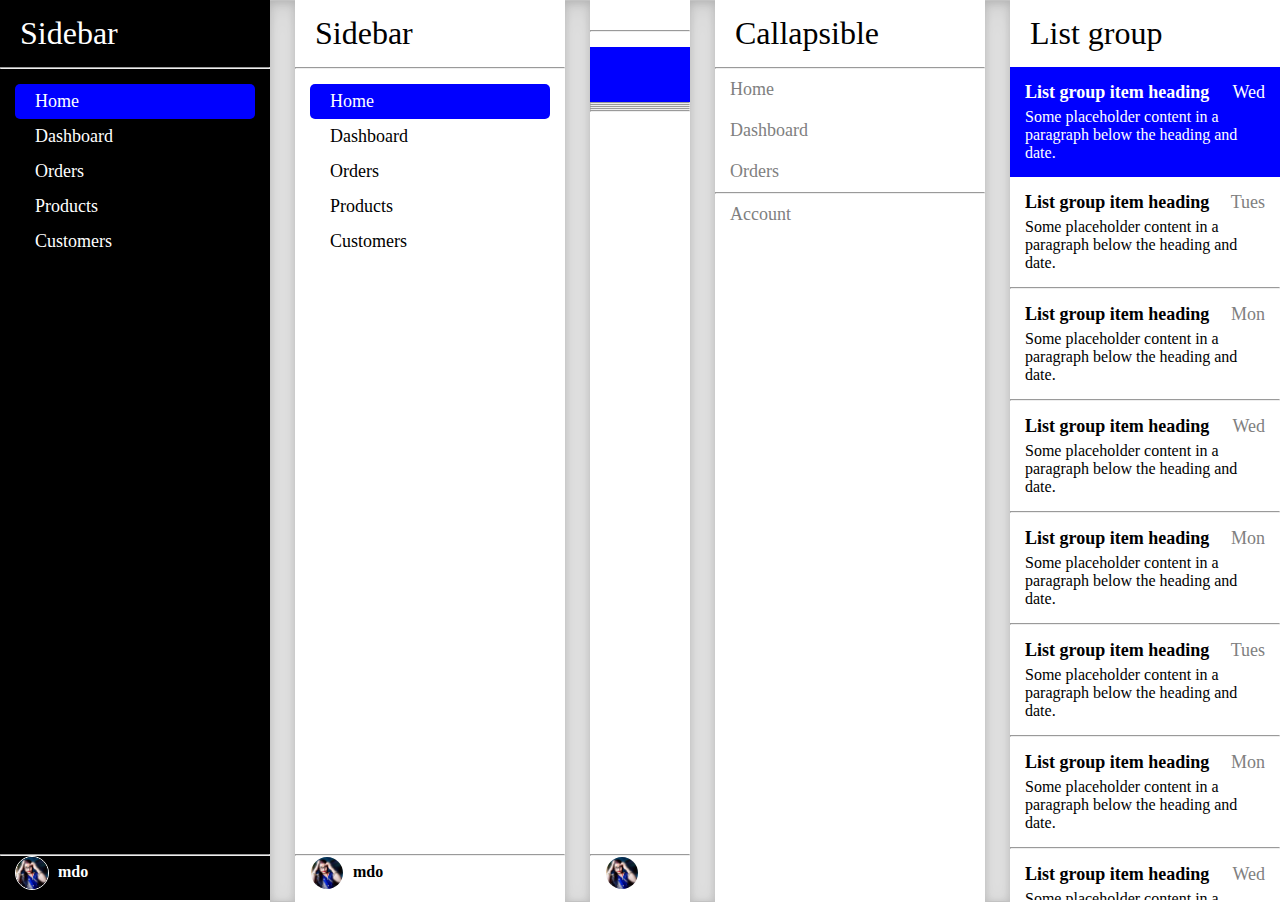
<file: sidebar.html>
<!DOCTYPE html>
<html>
<head>
	<meta charset="utf-8">
	<meta name="viewport" content="width=device-width, initial-scale=1">
	<link rel="stylesheet" href="https://pro.fontawesome.com/releases/v5.10.0/css/all.css" integrity="sha384-AYmEC3Yw5cVb3ZcuHtOA93w35dYTsvhLPVnYs9eStHfGJvOvKxVfELGroGkvsg+p" crossorigin="anonymous"/>
	<title>Sidebar</title>
	<style type="text/css">
		*{
			margin: 0;
			padding: 0;
		}
		.shadow{
			box-shadow: inset 0 0.5em 1.5em rgb(0 0 0 / 10%), inset 0 0.125em 0.5em rgb(0 0 0 / 15%);
		    background-color: rgba(0, 0, 0, .1);
		    height: 3rem;
		    border: solid rgba(0, 0, 0, .15);
		    border-width: 1px 0;
		}
		.main{			
			display: grid;
			grid-template-columns: 270px 25px 270px 25px 100px 25px 270px 25px auto;		    
		}		
		.height{
			height: 100vh!important;
		}
		.nav{			
		    display: flex;
		    flex-direction: column;
			background-color: black;
		    color: white;
		}
		.h1{
		    display: flex;
		    margin: 15px;
		}
		.img{
			margin: 5px;
		}
		.header{			   
		    padding:15px;
		    font-size: 18px;
		    line-height: 35px;
		    list-style: none;
		}
		.header li a{
			color: white;
		    text-decoration: none;
		}
		.padding-r{
			margin-right: 5px;
		}
		.hover{
			background-color: blue;
		    border-radius: 5px;
		}
		li{
			padding-left: 15px;
		}
		.drop-down-item{
			/*display: inline-block;*/
			position: absolute;
			display: none;
		    inset: auto auto 0px 0px;
		    transform: translate(0px, -34px);
		    background-color: #504a4ade;
		    /*border: 1px solid;*/
		    border-radius: 5px;
		    width: 150px;
		    line-height: 30px;
		    margin-left: 20px;
		    list-style: none;
		}
		.drop-down-item li a{
			text-decoration: none;
			color: white;
		}
		.drop-down-item li:hover{
			background-color: gray;
			color: white;
		}
		.drop-down{
			position: relative;
			/*display: inline-block;*/
			list-style: none;
			/*display: none;*/
			/*bottom: 50px;
			box-shadow: 0px 8px 16px 0px rgba(0,0,0,0.2);
 			 z-index: 1;*/
		}
		.drop-down:hover .drop-down-item{
			display: block;
		}
		.bottom{
    		margin: auto 0px;   
    		margin-top: 0px;
		}
		.img2{
		    border-radius: 50%;
	        border: 1px solid #858181;
		}
		.header2{			   
		    padding:15px;
		    font-size: 18px;
		    line-height: 35px;
		    list-style: none;
		 }
		 .header2 li a{
		 	text-decoration: none;
		 	color: black;		 	
		 } 
		 .hover2{

		    background-color: blue;
		    border-radius: 5px;
		    color: white;
		 }  
		 .header2 .hover a{
		 	color: white;
		 }
		 .img-border{				 	
		    border: 1px solid;
		    border-radius: 50%;
		 }
		 .drop-down2{				 	
		    list-style: none;
		    position: relative;
		 }
		 .drop-down-item2{				 	
		    list-style: none;
		    position: absolute;
		    display: none;
	        background-color: #f9f9f9d4;
		    border-radius: 5px;
		    width: 150px;
		    line-height: 30px;
		    inset: auto auto 0px 0px;
	     	transform: translate(0px, -34px);
     	    margin-left: 15px;
		 }
		  .drop-down2:hover .drop-down-item2{
		  	display: block;
		  }
		  .drop-down-item2 li a{
		  	text-decoration: none;
		  	color: black;
		  }
		  .drop-down-item2 li:hover{
		  	background-color: #abc2c9a1;
		  }
		  .header3{		  	
		    padding-top: 15px;
		    line-height: 55px;
		    font-size: 25px;
		    text-align: center;
		  }
		  .drop-down3{
  	    	list-style: none;
  	    	position: relative;
		  }
		  .drop-down-item3{		  	
		    list-style: none;
		    position: absolute;
		    display: none;
		    inset: auto auto 0px 0px;
		    transform: translate(0px, -34px);
	     	margin-left: 15px;
	     	width: 150px;
		    line-height: 30px;
		    background-color: #f9f9f9d4;
		    border-radius: 5px;
		  }
		  .drop-down3:hover .drop-down-item3{
		  	display: block;
		  }
		  .drop-down-item3 li:hover{
		  	background-color: #abc2c9a1;
		  }
		  .header4{		  	
		    padding: 15px;
		    list-style: none;
		    position: relative;
		    line-height: 10px;
		  }
		   .sub-drop-down{
		   	list-style: none;
		 	cursor: pointer;
		 	/*position: absolute;*/
		 	display: none;
		 	/*inset: auto auto 0px 0px;
	   	 	transform: translate(0px, -34px);*/
	   	  	/*background-color: #f9f9f9d4;
	   	  	border-radius: 5px;*/
	   	  	width: 120px;
	   	  	margin-left: 15px;
	   	  	line-height: 30px;
		   }
		   .header4 a{
		   	text-decoration: none;
		   	color: gray;
		   	font-size: 18px;
		   }
		   .header4:hover .sub-drop-down{
		   	display: block;
		   }
		   .sub-drop-down li:hover{
		   	background-color: #abc2c9a1;
		   }
		   .header5{
		   	padding: 15px;
		   	/*color: black!important;*/
		   	/*overflow: hidden;*/
		   }
		   .header5 a{
		   	text-decoration: none;
		   }
		   .font-size{
		   	font-size: 18px;
	   	    margin-bottom: 5px;
	   	    display: flex;
    		justify-content: space-between;
		   }
		   .font-color{
		   	color: black;
		   }
		   .nav4{
		   	overflow: auto;
		   }
	</style>
</head>
<body>
	<div class="main">
		<div class="nav height">
			<div class="h1">
				<span style="margin-right: 5px;">
					<i class="fab fa-bootstrap fa-2x"></i>
				</span>
				<h1 style="font-weight: 100;">Sidebar</h1>
			</div>
			<hr>
			<div class="bottom">
				<ul class="header">
					<li class="hover"><a href="#">
						<i class="fas fa-home padding-r"></i>
						Home
					</a></li>
					<li><a href="#">
						<i class="fas fa-tachometer-alt padding-r"></i>
						Dashboard
					</a></li>
					<li><a href="#">
						<i class="fas fa-table padding-r"></i>
						Orders
					</a></li>
					<li><a href="#">
						<i class="fab fa-product-hunt padding-r"></i>
						Products
					</a></li>
					<li><a href="#">
						<i class="fas fa-user-friends padding-r"></i>
						Customers
					</a></li>
				</ul>
			</div>
			<hr>
			<div style="margin-bottom: 10px;">
				<ul class="drop-down">			
					<li class="down">
						<div style="display: flex;cursor: pointer;">
							<img src="img/22.png" alt="chhoti" height="32" width="32" class="img-border">
							<div style="margin: 7px 0px 0px 9px;">
								<strong>mdo</strong>
							<span class="pointer"><i class="fas fa-caret-down"></i>
							</div>							
						</div>
						<ul class="drop-down-item">					
							<li><a href="#">New project...</a></li>
							<li><a href="#">Setting</a></li>
							<li><a href="#">Profile</a></li>
							<hr>
							<li><a href="#">Sign-out</a></li>
						</ul>	
					</li>									
				</ul>				
			</div>			
		</div>
		<div class="shadow height"></div>

		<div class="nav height" style="background-color:white;">			
			<div class="h1" style="color:black;">
				<span style="margin-right: 5px;">
					<i class="fab fa-bootstrap fa-2x">						
				</i></span>
				<h1 style="font-weight: 100;">Sidebar</h1>
			</div>				
			<hr>
			<div class="bottom">
				<ul class="header2">
					<li class="hover"><a href="#">
						<i class="fas fa-home padding-r"></i>
						Home
					</a></li>
					<li><a href="#">
						<i class="fas fa-tachometer-alt padding-r"></i>
						Dashboard
					</a></li>
					<li><a href="#">
						<i class="fas fa-table padding-r"></i>
						Orders
					</a></li>
					<li><a href="#">
						<i class="fab fa-product-hunt padding-r"></i>
						Products
					</a></li>
					<li><a href="#">
						<i class="fas fa-user-friends padding-r"></i>
						Customers
					</a></li>
				</ul>
			</div>
			<hr>	
			<div style=" margin-bottom: 10px;">
				<ul>
					<li class="drop-down2">
						<div>
							<div style="display: flex;cursor: pointer;">
								<img src="img/22.png" alt="chhoti" height="32" width="32" class="img-border">
								<div style="margin: 7px 0px 0px 9px;color: black;">
									<strong>mdo</strong>
									<span class="pointer"><i class="fas fa-caret-down"></i>
								</div>							
							</div>
						</div>
						<ul class="drop-down-item2">
							<li><a href="#">New project...</a></li>
							<li><a href="#">Setting</a></li>
							<li><a href="#">Profile</a></li>
							<hr>
							<li><a href="#">Sign-out</a></li>
						</ul>
					</li>
				</ul>
			</div>		
		</div>
		<div class="shadow height"></div>

		<div class="nav3 height nav" style="background-color:white;">
			<div class="h1" style="text-align: center!important;display: block;">
				<a href="#" title="Icon only"style="color:black";><i class="fab fa-bootstrap fa-2x"></i></a>		
			</div>
			<hr>
			<div class="header3 bottom">
				<div class="hover" style="border-radius: 0px;">
					<a href="#" title="Home" style="color: white;"><i class="fas fa-home padding-r"></i></a>
				</div>
				<hr>
				<div>
					<a href="#" title="Dashboard"><i class="fas fa-tachometer-alt"></i></a>
				</div>
				<hr>
				<div>
					<a href="#" title="Orders"><i class="fas fa-table "></i></i></a>
				</div>
				<hr>
				<div>
					<a href="#" title="Products"><i class="fab fa-product-hunt "></i></i></a>
				</div>
				<hr>
				<div>
					<a href="#" title="Customers"><i class="fas fa-user-friends"></i></i></a>
				</div>
				<hr>
			</div>
			<hr>
			<div>
				<ul>
					<li class="drop-down3">
						<div>
							<div style="display: flex;cursor: pointer;  margin-bottom: 10px;">
								<img src="img/22.png" alt="chhoti" height="32" width="32" class="img-border">
								<div style="margin: 7px 0px 0px 9px;color: black;">
									<span class="pointer"><i class="fas fa-caret-down"></i>
								</div>							
							</div>
						</div>
						<ul class="drop-down-item3">
							<li><a href="#">New project...</a></li>
							<li><a href="#">Setting</a></li>
							<li><a href="#">Profile</a></li>
							<hr>
							<li><a href="#">Sign-out</a></li>
						</ul>
					</li>
				</ul>
			</div>
		</div>

		<div class="shadow height"></div>

		<div class="nav4 height">
			<div class="h1">
				<span style="margin-right: 5px;">
					<i class="fab fa-bootstrap fa-2x"></i>
				</span>
				<h1 style="font-weight: 100;">Callapsible</h1>				
			</div>
			<hr>
			<div>	
				<ul>
					<li class="header4"><a href="#">
						<span><i class="fas fa-chevron-right"></i></span>
						Home
					</a>
						<div>
							<ul class="sub-drop-down">
								<li>Overview</li>
								<li>Updates</li>
								<li>Reports</li>							
							</ul>
						</div>
					</li>
					<li class="header4"><a href="#">
						<span><i class="fas fa-chevron-right"></i></span>
						Dashboard
					</a>
						<div>
							<ul class="sub-drop-down">
								<li>Overview</li>
								<li>Updates</li>
								<li>Reports</li>							
							</ul>
						</div>
					</li>
					<li class="header4"><a href="#">
						<span><i class="fas fa-chevron-right"></i></span>
						Orders
					</a>
						<div>
							<ul class="sub-drop-down">
								<li>Overview</li>
								<li>Updates</li>
								<li>Reports</li>							
							</ul>
						</div>
					</li>
					<hr>
					<li class="header4"><a href="#">
						<span><i class="fas fa-chevron-right"></i></span>
						Account
					</a>
						<div>
							<ul class="sub-drop-down">
								<li>Overview</li>
								<li>Updates</li>
								<li>Reports</li>							
							</ul>
						</div>
					</li>					
				</ul>
			</div>					
		</div>
		<div class="shadow height"></div>

		<div class="nav4 height">
			<div class="h1">
				<span style="margin-right: 5px;">
					<i class="fab fa-bootstrap fa-2x"></i>
				</span>
				<h1 style="font-weight: 100;">List group</h1>
			</div>
			<div class="header5" style="background-color:blue;">
				<a href="#" style="color: white;">
					<div class="font-size">
						<strong>List group item heading</strong>
						<span>Wed</span>
					</div>
					<div>
						<p>
							Some placeholder content in a paragraph below the heading and date.
						</p>
					</div>						
				</a>							
			</div>
			<div class="header5">
				<a href="#" class="font-color">
					<div class="font-size">
						<strong>List group item heading</strong>
						<span style="color:gray;">Tues</span>
					</div>
					<div>
						<p>
							Some placeholder content in a paragraph below the heading and date.
						</p>
					</div>						
				</a>								
			</div>
			<hr>
			<div class="header5">
				<a href="#" class="font-color">
					<div class="font-size">
						<strong>List group item heading</strong>
						<span style="color:gray;">Mon</span>
					</div>
					<div>
						<p>
							Some placeholder content in a paragraph below the heading and date.
						</p>
					</div>						
				</a>								
			</div>
			<hr>
			<div class="header5">
				<a href="#" class="font-color">
					<div class="font-size">
						<strong>List group item heading</strong>
						<span style="color:gray;">Wed</span>
					</div>
					<div>
						<p>
							Some placeholder content in a paragraph below the heading and date.
						</p>
					</div>						
				</a>							
			</div>
			<hr>
			<div class="header5">
				<a href="#" class="font-color">
					<div class="font-size">
						<strong>List group item heading</strong>
						<span style="color:gray;">Mon</span>
					</div>
					<div>
						<p>
							Some placeholder content in a paragraph below the heading and date.
						</p>
					</div>						
				</a>							
			</div>
			<hr>
			<div class="header5">
				<a href="#" class="font-color">
					<div class="font-size">
						<strong>List group item heading</strong>
						<span style="color:gray;">Tues</span>
					</div>
					<div>
						<p>
							Some placeholder content in a paragraph below the heading and date.
						</p>
					</div>						
				</a>							
			</div>
			<hr>
			<div class="header5">
				<a href="#" class="font-color">
					<div class="font-size">
						<strong>List group item heading</strong>
						<span style="color:gray;">Mon</span>
					</div>
					<div>
						<p>
							Some placeholder content in a paragraph below the heading and date.
						</p>
					</div>						
				</a>								
			</div>
			<hr>
			<div class="header5">
				<a href="#" class="font-color">
					<div class="font-size">
						<strong>List group item heading</strong>
						<span style="color:gray;">Wed</span>
					</div>
					<div>
						<p>
							Some placeholder content in a paragraph below the heading and date.
						</p>
					</div>						
				</a>						
			</div>
			<hr>
		</div>		
	</div>
</body>
</html>
</file>
<file: css/index.css>
*{
	margin: 0;
	padding: 0;
	box-sizing: border-box;	
}
body{	
	/*height: 100vh;*/
	background-size: cover;
    background-image: url(https://images.unsplash.com/photo-1642425961085-43765c1ec217?ixlib=rb-1.2.1&ixid=MnwxMjA3fDB8MHxwaG90by1wYWdlfHx8fGVufDB8fHx8&auto=format&fit=crop&w=870&q=80);
    background-repeat: no-repeat;
}
.navigation{
	display: flex;
	background-color: #2208088a;
    width: 100%;
    height: 4rem;
    color: #ffd700d1;
    position: sticky;
    top: 0;
}
.navigation div{
	    padding: 0.5rem 3rem;
    	font-size: 2.5rem;
	    text-shadow: 0 0 0.5rem #2e030bf0;
}
.navigation div small{
	font-size: 1.2rem;
    margin-left: -6px;
    font-style: italic;
}
.dropdown_menu{	
    display: flex;
    list-style: none;
    align-items: center;
    gap: 1.2rem;
   	justify-content: flex-end;
    width: 80vw;
    text-shadow: 0 0 0.3rem black;   
}
.dropdown_item{
	display: none;
	position: absolute;
}
.dropdown_item li{
	list-style: none;
    padding-left: 0.7rem;    
}
.dropdown_item li:hover{
    background-color: #8080808a;
}
.dropdown_item li a{
	text-decoration: none;
	text-shadow: none;
}
.dropdown_list{
	position: relative;
}
.dropdown_list ul{
	padding: 0.9rem 0;
    width: 8rem;
    line-height: 2rem;    
    background-color: #2208088a;
    border-radius: 10px;    
}
.dropdown_list ul li a{
	font-size: 17px;
}
.dropdown_list:hover .dropdown_item{
	display: block;
}
.dropdown_menu li a{	
    color: wheat;
    font-size: 1.2rem;
    text-decoration: none;
}

header{
	font-size: xx-large;
    text-align: center;
    margin-top: 7rem;
    height: 50vh;
}
Footer{					
    padding:2rem 5rem;
    display: flex;
    justify-content: space-evenly;
    background-color: #2208088a;
  /*  position: absolute;*/
    width: 100%;
    bottom: 0;
} 
Footer div{
    line-height: 1.5rem;

}
Footer div ul{
    list-style: none;
}  
Footer div ul li a{
    text-decoration: none;
    color: wheat;
    font-size: 1.2rem;
}
Footer div span{
   /* padding: 0.5rem 2rem;*/
    font-size: 2.5rem;
    text-shadow: 0 0 0.5rem #2e030bf0;
    color: #ffd700d1;
}
Footer div span small{
    font-size: 1.2rem;
    margin-left: -6px;
    font-style: italic;
}
#color_item{
    color: wheat;
    font-size: 1.5rem;
}
h2{
    color: #ffd700d1;
    text-shadow: 0 0 0.5rem #2e030bf0;
}



@media (max-width: 576px){
.navigation{
    max-width: 100%;        
    flex-wrap: wrap;
    height: 8rem;
    position: fixed;
    padding-bottom: 1.9rem;
}
.dropdown_menu{    
    justify-content: center;
    gap: 8px;    
    flex-grow: 1;
    flex-wrap: wrap;
    line-height: 5px;
}
.dropdown_menu ul li a{
    font-size: 16px;
}
.navigation div{
    width: 100%;
    text-align: center;
}   
header{
    padding: 3rem 0;
} 
footer{   
    padding: 2rem 5rem;
    display: flex;
    justify-content: space-evenly;
    background-color: #2208088a;
    flex-wrap: wrap;
    /*position: absolute;*/
    width: 100%;
    bottom:0 
    flex: 1;
    text-align: center;
}
#footer_item{        
    text-align: center;
    width: 100%!important;
    flex-wrap: nowrap!important;       
    margin-bottom: 1.5rem;
    border-bottom: 0.2px solid wheat;
}
}
@media (max-width: 758px) and (min-width: 577px){
.navigation{
    max-width: 100%;        
    flex-wrap: wrap;
    height: 8rem;
    position: fixed;
    padding-bottom: 1.9rem;
}
.dropdown_menu{    
    justify-content: center;
    gap: 16px;    
    flex-grow: 1;
    flex-wrap: wrap;
    line-height: 5px;
}
.navigation div{
    width: 100%;
    text-align: center;
    } 
header{
    padding: 3rem 0;
} 
Footer{
    flex-wrap: wrap;
     text-align: center;
}
#footer_item{        
    text-align: center;
    width: 100%!important;
    flex-wrap: nowrap!important;       
    margin-bottom: 1.5rem;
    border-bottom: 0.2px solid wheat;
}  
}
@media (max-width: 992px) and (min-width: 759px){
.navigation{
    max-width: 100%;        
    flex-wrap: wrap;
    height: 8rem;
    position: fixed;
    padding-bottom: 1.9rem;
    }
.dropdown_menu{    
    justify-content: center;
    gap: 20px;    
    flex-grow: 1;
    flex-wrap: wrap;
    line-height: 5px;
}
.navigation div{
    width: 100%;
    text-align: center;
    }
    header{
    padding: 3rem 0;
} 
}
</file>
<file: css/Album.css>
*{
			padding: 0px;
			margin: 0px;
		}
		.head-section{					
		    display: flex;
		    padding: 20px 0px;
		    width: 100%;
		    position: relative;
		    display: none;
		}
		.head-section div{
			width: 50%;
		    margin-left: 6rem;
		}
		.head-section p{
			color: gray;
		    font-size: 18px;
    		margin-top: 10px;
		}
		header{					
		    background-color: black;
		    color: wheat;
	           opacity: .9;
		}
		.h-anchor div{
			 margin-left: -6rem;
			 margin-top: 5px;			 	 
		}
		.h-anchor div a{
			color: #cfc5c5e0;		
		}
		.head-section2{
			background-color: black;
		    display: flex;
    		justify-content: space-between;
    		align-items: baseline;
		}
		.head-section2 div{
		  	margin-left: 6rem;
	  	    font-size: 20px;
		}
		.head-section2 div a{
			color: white;
			text-decoration: none;
		}
		.btn button{
	       	margin-right: 12rem;
		    margin-bottom: 8px;
		    margin-top: 8px;
		    background-color: transparent;
		    color: white;
		    border: 1px solid gray;
		    border-radius: 8px;
		    height: 45px;
		    width: 60px;
		    cursor: pointer;
	     	box-shadow: 0 0 0 0.2rem #cbc9c9fa;
		}
		.btn{
			 /*position: absolute;*/
		}
		.btn button span{
			font-size: 25px;
		    color: gray;
		}
		.btn:hover .head-section{
			display: block;
		}
		.p-section{
		    margin: 5rem auto;
		    display: block;
		    width: 50%;
		    text-align: center;
		}
		.p-section h1{
			font-size: 2.5rem;
		    font-weight: 100;
		    margin: 10px auto;
		}
		.p-section p{
	    	font-size: 25px;
		    color: gray;
		    font-family: 'EB Garamond', serif;
		    font-weight: inherit;
		    line-height: 30px;
		}
		.p-section div{
			margin: 20px auto;
		}
		.p-section div button{
		    padding: 10px;
		    font-size: 18px;
		    border: 1px solid gray;
		    border-radius: 5px;
		    background-color: #0000ffb0;
		    color: white;
		    cursor: pointer;
		}
		.p-section div button:hover{
			opacity: 0.9;
		}
		.p-section div button:focus{
			box-shadow: 0 0 0 0.20rem lightblue;
		}
		#btn-type:focus{
			box-shadow: 0 0 0 0.20rem lightgray;
		}
		.t-section{
			background-color: #dcdcdc38;
		}
		.t-section-in{
		    display: flex;    
		    padding: 3rem 8rem;
		    gap: 20px;
		}
		.t-section-in h3{
			background-color: gray;
		    padding: 6rem;
		    color: white;
		    font-weight: 100;
		    text-align: center;
		    text-shadow: 0.1rem 0 0 black;	
		    border-top-left-radius: 5px;
		 	border-top-right-radius: 5px;	    
		}
		.card{			
		    padding: 1.5rem 5rem 1.5rem 1rem;
		    /* color: white; */
		    background-color: white;
		    border: 1px solid #8080804d;
		 	border-bottom-left-radius: 5px;
		 	border-bottom-right-radius: 5px;
	       	box-shadow: 0rem 0rem 0.22rem #d3caca;
		}
		.btn-type2{
		    display: flex;
    		justify-content: space-between;
    		  margin-top: 15px
		}
		.btn-type2 div{
			display: flex;
		    border: 1px solid;
    		border-radius: 5px;

		}
		.btn-type2 div button{
			background-color: transparent;
    		border: none;
    		padding: 8px;
    		cursor: pointer;
		}
		.btn-type2 div button:hover{
			background-color: gray;
			color: white;
		}
		.btn-type2 span{
			margin-right: -3rem;			
		}
		.btn-type-shadow-right:focus{
			box-shadow: 0 0 0 0.25rem rgb(108 117 125 / 50%);
			border-radius: 5px;
		 	border-top-right-radius: 0px;
			border-bottom-right-radius: 0px;
			border-right: 1px solid;
		 }
		 .btn-type-shadow:focus{
		 	box-shadow: 0 0 0 0.25rem rgb(108 117 125 / 50%);
			border-radius: 5px;
		 	border-top-left-radius: 0px;
			border-bottom-left-radius: 0px;
			border-right: 1px solid;
		 }
		 .btn-type-shadow{		 	
			border-left: 1px solid !important;
		 }
		 .footer{
	 	    margin: 3rem 8rem;
	 	    line-height: 30px;
		 }
		 .footer div{
	 	    display: flex;
		    justify-content: space-between;
		    font-size: 18px;
		 }


		 @media screen and (max-width: 576px){
		 	.head-section2{
		 		width: 100%;
		 		justify-content:unset;
		 		position: fixed;
			 	top: 0;
		 	}
		 	.btn{		 		
		 		position: relative;
				right: -11rem;
			    font-size: 16px!important;
		 	}
		 	.head-section2 div{
		 		margin-left: 0;
		 	}
		 	.head-section2 a{
		 		    padding-left: 0.9rem;
		 	}
		 	.p-section{
		 		    padding: 5rem;
		 		    width: 0;
		 		    margin: 0;
		 	}
		 }
</file>
<file: css/carousel.css>
/**{
	padding: 0;
	margin: 0;
	box-sizing: border-box;
}
.navigation{
	background-color: black;
	height: 4rem;	
    padding: 0 2rem
}
.navbar{
	display: flex;
	 align-items: center;
}
#Anchor_item{
    margin-top: 0.5rem;
    margin-right: 1.1rem;
    font-size: 1.5rem;
}
.navigation ul{
    display: flex;
    list-style: none;
    align-items: center;
    margin-right: auto;
    gap: 0.9rem;
    font-size: 1.1rem;
}
.shlow_active{
	color: #d3d3d3eb;
}
.Disabled{
	color: gray;
}
a{
	text-decoration: none;
	color: white;
}
.input_type{
	margin-top: 0.6rem;
}
.input_type input{
    padding: 12px;
    border-radius: 5px;    
}
.btn_type_item{
	border: 1px solid green;
	background-color: black;
    color: green;
    cursor: pointer
}
.btn_type_item:hover{
	background-color: green;
	color: white;
}*/

.carousel-caption{
    text-shadow: 2px 4px black;
}
#gap{
	  gap: 1.2em;
}
.rounded{
	cursor: pointer;
}
.text-item{
    font-size: 1.5rem;
    font-weight: 100;
}
.h-item{
	 font-size: 3rem;
    font-weight: 500;
}
.vertical-align{
	top: 50%;
    position: absolute;
    text-align: center;
    width: 100%;
    transform: translateY(-50%);
    font-size: x-large;
}
</file>
<file: css/prising.css>
*{
	margin: 0px;
	padding: 0px;
	box-sizing: border-box;	
	font-family: 'EB Garamond', serif;
}
body{
	height: 100vh;
	width: 100vw;
}
.main{
    margin: auto;
    width: 70vw;
}
.nav_item{
	display: flex;
    flex-wrap: wrap;
	justify-content: space-between;
    padding: 0.5rem 0;   
}
.img_item{
	display: flex;
	list-style: none;	
}
.img_item span{
	font-size: 2.5rem;
    margin-right: 10px;
}
.img_item h1{	
    font-weight: 100;
    margin-top: 5px;
}
.list_item{
	display: flex;
	list-style: none;	
    align-items: center;
    gap: 1.2rem;
    font-size: 1.2rem;
}
.nav_item a{
	text-decoration: none;
	color: black;
}
.header_item{
    text-align: center;   
    padding: 3rem 8rem;
    font-size: 25px;
}
.header_item p{
	color: gray;
}
.container{
	display: flex;
    gap: 1.7rem;
}
.card{
	border: 1px solid #e1d4d4;
    box-shadow: 0 0 0.25rem #dbd6d6c2;
    border-radius: 0.5rem;
    text-align: center;
    width: 30rem;
}
.card h1{
	border-bottom: 1px solid #e1d4d4;        
    font-weight: 100;
    padding: 0.5rem 0rem;
}
.box1{
	flex-shrink: 1;
}
.card h2{
    font-size: 2.5rem;
}
.card h2 span{
	color: gray;
    font-weight: 100;
}
.card_content{
   	margin-top: 0.9rem;
	margin-bottom: 1.5rem;
}
.card_content p{
	font-size: 18px;
}
.card button{
	width: 100%;
    padding: 8px;
    font-size: 1.5rem;
    background-color: blue;
    color: white;
    border: none;
    border-radius: 5px;
    cursor: pointer;
}
#btn-type{	
    background-color: transparent;
    color: blue;
    border: 1px solid blue;
    border-radius: 5px;
}
.card button:hover{
    background-color: #3434bd;
}
.card button:focus{
	box-shadow:0 0 0 0.20rem lightblue;
}
#btn-type:hover{
 	background-color: #3434bd;
 	color: white;
}
.table{
	margin: 2rem auto;
}
.table_item{
	margin: 2rem auto;	
}
.table h1{	
    text-align: center;
    font-size: 2.5rem;
    font-weight: 100;	
}
table tbody tr td{
	text-align: center;
	width: 180px;
	font-size: 18px;
    font-weight: 600;
}
table tbody tr{
	height: 40px;
	border-bottom: 1px solid #80808038;
}
th{
	padding-bottom: 10px!important;
}
.maintd{
	width: 23rem;
	text-align: left;
}
.footer{	
    display: flex;
    gap: 7rem;
    padding-bottom: 5rem;    
}
.footer ul{
	list-style: none;
}
.footer ul li{
	font-size: 18px;
}

.footer ul a{
	text-decoration: none;
	color: gray;
}
table{
	border-collapse: collapse;
}
.fal{
	font-weight: 500;
}


@media screen and (max-width: 576px){
	.navbar{
		flex-wrap: wrap;
		position: relative;
    	left: -5px;
	}
	.header_item{		
	    position: relative;
	    left: 10px;
        padding: 2rem 0rem
	}
	.container{
		flex-wrap: wrap;
	}	
	.footer{
		flex-wrap: wrap;
		gap: 2rem;
	}
	.footer > :first-child {
		width: 30%!important;
	}
}
@media screen and (max-width: 758px) and (min-width: 577px){
	.navbar{
		flex-wrap: wrap;		
	}
	.list_item{
	    gap: 2.9rem;
	    padding: 0rem 3rem;
	}
	.header_item{		
	    position: relative;
	    left: 10px;
        padding: 2rem 0rem
	}	
	.container{
		flex-wrap: wrap;
	}
	.footer{
		    gap: 5rem
	}
}
@media (max-width: 992px) and (min-width: 759px){
	.list_item{
	        gap: 0.6rem;
	}
	.footer{
		    gap: 6rem
	}
}
</file>
<file: css/product example.css>
*{
	margin: 0;
	padding: 0;
	box-sizing: border-box;
	font-family: 'EB Garamond', serif;
}
/*.main{
	width: 100vw;
	height: 100vh;	
}*/
.navbar{
	display: flex;
    justify-content: center;    
    background-color: black;
    height: 3rem;
    width: auto;
    position: sticky;
    top: 0;
    z-index: 1;
}
.navbar ul{
    display: flex;
    list-style: none;
    gap: 5rem;
    align-items: center;
}
.navbar ul a{
	color: #b3adad;
	font-size: 18px;
}
.navbar span{
    font-size: 2rem;  
    margin-right: 5rem;
    color: #b3adad;
    margin-top: 5px;
    margin-bottom: 5px;
    cursor: pointer;
}
.navbar ul a:hover{
	color: white;
	text-decoration: none;
	font-weight: 600;
}
.navbar span:hover{
	color: white;
}
.main_header{
	display: flex;
    justify-content: center;
    background-color: #f9f6f6!important;
    margin: 15px;
    position: relative;
    overflow: hidden;
}
.mobile_b{
    bottom: -42%;
    width: 285px;
    height: 531px;
    background-color: #6c6464;
    position: absolute;
    right: 13%;
    border-radius: 5px;
    box-shadow: 0rem -3rem 0rem 0.45rem #0c0c0b;
    transform: rotate(35deg);
}
.mobile_l{
    top: -36%;
    width: 285px;
    height: 532px;
    background-color: #ede6e6;
    position: absolute;
    left: 8%;
    border-radius: 5px;
    box-shadow: 0rem 3rem 0rem 0.45rem #e5e5de;
    transform: rotate(35deg);
}
header{	
    width: 40%;
    text-align: center;   
    font-weight: initial;
   	padding: 8rem 0rem; 
}
header p{
	padding: 0 3rem;
}
h1{
	 font-size: 3.5rem!important;
	 font-weight: 100;
}
header button{
	font-size: 1.5rem;
    margin-top: 20px;
    padding: 5px 8px;
    border-radius: 5px;
    border: 1px solid gray;
    color: gray;
    cursor: pointer;
}
header button:hover{
	background-color: gray;
	color: white;
}
.container{
	display: flex;	
    margin-bottom: 15px;   
}
.container p{
	    font-size: 1.5rem;
}
.container .section{
    color: white;   
    background-color: black;
    width: 50%;
    text-align: center;
    height: 35rem;
    padding-top: 3rem;
    overflow: hidden;
    margin-left: 15px;
}
.sub_container{
	background-color: white;
    width: 70%;
   	height: 28rem;
    margin-top: 4rem;
    margin-right: auto;
    margin-left: auto;
 	box-shadow: 0 0 0.25rem #18171712;
    border-radius: 0.9rem 0.9rem 0 0;
}
.color_item{
	background-color: #f9f6f6!important;
}
.text_color{
	color: black!important; 
	
}
.mx{
	margin-right: 15px;   
}
footer {
    display: flex;
    margin: 5rem auto;   
    justify-content: center;
    gap: 5rem
}
#margin_r{
    margin-left: -6rem;
}
footer ul{
	list-style: none;
}
footer ul li a{	
	color: gray;
	font-size: 18px;
}
footer small{
	font-size: 2rem;
	cursor: pointer;
}
footer span{
    font-size: 18px;
    color: gray;
}


@media (max-width: 576px){
    .navbar{
        flex-wrap: wrap;
        width: 100%;
        height: 5rem;
        justify-content: center;
        position: fixed;
        right: 0;
    }
    .navbar ul{    
    height: 7rem;
    position: fixed;    
    gap: 8px!important;   
    justify-content: center;    
    }
    .navbar ul li a{
        font-size: 16px;
    }
    .mobile_l{
        display: none;
    }
    .mobile_b{
        display: none;
    }
    .main_header{
        align-items: center;
    }
     header h1{
        text-align: center;
        font-size: 2rem!important;        
     }
     header p{
        padding: 0;
     }
     .container{
        flex-wrap: wrap;
        text-align: center;
        flex-direction: row;
     }
     .section{
        flex-shrink: 1;
        flex-grow: 1;
        margin-right: 15px;
     }
     footer{
        flex-wrap: wrap;
        flex-direction: column;
        align-items: center;
        gap: 1.2rem;
        text-align: center;       
     }
     #margin_r{
         margin-left: 0;
     }
}
@media (max-width: 758px) and (min-width: 577px){
    .navbar{       
        width: 100%;               
    }
    .navbar span{
        margin-left: 1.5rem;
         margin-right: 3rem;
    }
    .navbar ul{
    width: 100vw;    
    gap: 1.1rem!important;
    align-items: center;
    }
    .mobile_b{       
    bottom: -47%;
    width: 260px;
    height: 532px;
    background-color: #6c6464;
    position: absolute;
    right: 13%;
    border-radius: 5px;
    box-shadow: 0rem -3rem 0rem 0.45rem #0c0c0b;
    transform: rotate(35deg);              
    }
    .mobile_l{
        
    top: -36%;
    width: 260px;
    height: 532px;
    background-color: #ede6e6;
    position: absolute;
    left: 8%;
    border-radius: 5px;
    box-shadow: 0rem 3rem 0rem 0.45rem #e5e5de;
    transform: rotate(35deg);
    }

}

@media (max-width: 992px) and (min-width: 759px){
    .navbar{       
        width: 100%;               
    }
    .navbar span{
        margin-left: 1.5rem;
         margin-right: 3rem;
    }
    .navbar ul{
    width: 100vw;    
    gap: 2rem!important;
    align-items: center;
    }
    .navbar.mobile_b{       
    bottom: -47%;
    width: 240px;
    height: 532px;
    background-color: #6c6464;
    position: absolute;
    right: 13%;
    border-radius: 5px;
    box-shadow: 0rem -3rem 0rem 0.45rem #0c0c0b;
    transform: rotate(35deg);              
    }
    .mobile_l{        
    top: -36%;
    width: 240px;
    height: 532px;
    background-color: #ede6e6;
    position: absolute;
    left: 8%;
    border-radius: 5px;
    box-shadow: 0rem 3rem 0rem 0.45rem #e5e5de;
    transform: rotate(35deg);
    }
}
</file>
